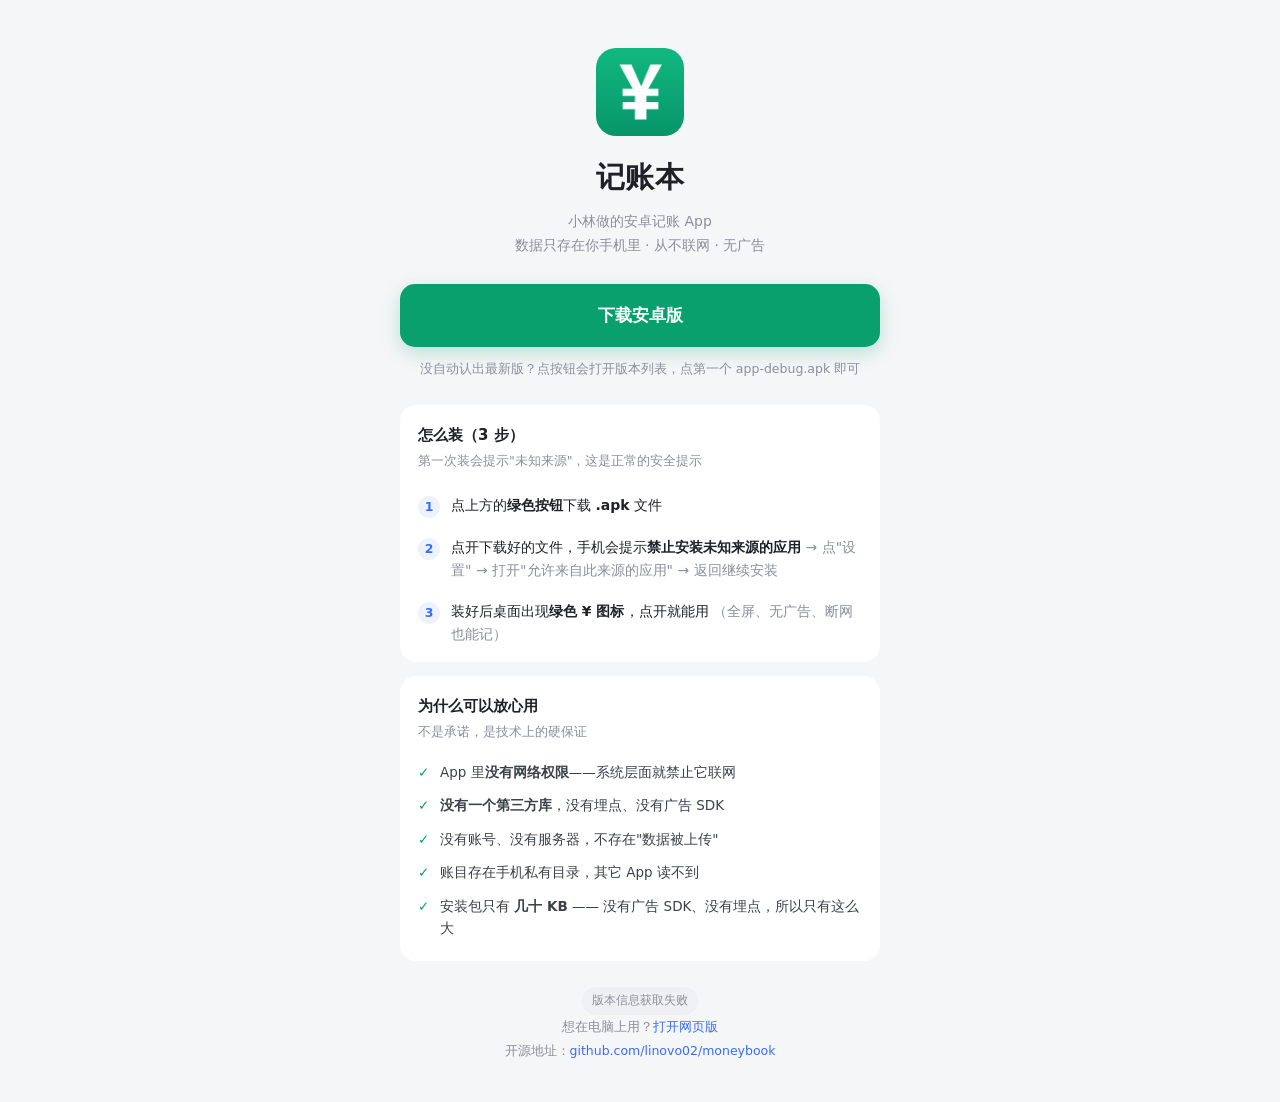
<file: index.html>
<!DOCTYPE html>
<html lang="zh-CN">
<head>
<meta charset="UTF-8">
<meta name="viewport" content="width=device-width, initial-scale=1, viewport-fit=cover">
<meta name="theme-color" content="#f5f6f8">
<title>记账本 · 下载</title>
<style>
  :root{
    --bg:#f5f6f8; --card:#fff; --line:#ececf0; --text:#1f2126; --sub:#8b8f99;
    --green:#0aa06e; --green-dark:#089668;
  }
  *{box-sizing:border-box;-webkit-tap-highlight-color:transparent}
  html,body{margin:0;padding:0}
  body{
    background:var(--bg);color:var(--text);
    font-family:-apple-system,BlinkMacSystemFont,"Segoe UI","Microsoft YaHei",system-ui,sans-serif;
    font-size:16px;line-height:1.6;-webkit-text-size-adjust:100%;
  }
  .wrap{max-width:520px;margin:0 auto;padding:32px 20px calc(40px + env(safe-area-inset-bottom))}

  .hero{text-align:center;padding:16px 0 26px}
  .hero img{width:88px;height:88px;border-radius:20px;display:block;margin:0 auto 18px}
  .hero h1{margin:0;font-size:29px;font-weight:700;letter-spacing:.02em}
  .hero p{margin:10px 0 0;font-size:14px;color:var(--sub);line-height:1.7}

  .btn{
    display:block;text-align:center;text-decoration:none;
    background:var(--green);color:#fff;font-weight:700;font-size:17px;
    padding:18px 20px;border-radius:15px;margin:0 0 12px;
    box-shadow:0 6px 18px rgba(10,160,110,.25);
    transition:transform .12s,box-shadow .12s;
  }
  .btn:active{transform:scale(.985);box-shadow:0 3px 10px rgba(10,160,110,.22)}
  .btn-sub{text-align:center;font-size:12.5px;color:var(--sub);margin:0 0 26px;min-height:20px}

  .card{background:var(--card);border-radius:16px;padding:18px 18px 6px;margin-bottom:14px}
  .card h2{margin:0 0 4px;font-size:15px;font-weight:700}
  .card .hint{font-size:12.5px;color:var(--sub);margin:0 0 14px}
  .step{display:flex;gap:11px;padding:9px 0}
  .step .n{
    flex:0 0 22px;height:22px;border-radius:50%;background:#eef2ff;color:#3b6cf6;
    font-size:12.5px;font-weight:700;display:flex;align-items:center;justify-content:center;
    margin-top:2px;
  }
  .step .t{font-size:14px;line-height:1.65}
  .step .t b{font-weight:700}
  .step .t span{color:var(--sub)}

  .safe{list-style:none;margin:0;padding:0 0 10px}
  .safe li{font-size:13.5px;padding:6px 0 6px 22px;position:relative;color:#3c4048}
  .safe li::before{content:"✓";position:absolute;left:0;top:6px;color:var(--green);font-weight:700}

  .foot{text-align:center;font-size:12.5px;color:var(--sub);margin-top:22px;line-height:1.9}
  .foot a{color:#3b6cf6;text-decoration:none}
  .ver{display:inline-block;font-size:11.5px;color:var(--sub);background:#eff0f3;border-radius:99px;padding:3px 10px;margin-top:4px}
</style>
</head>
<body>

<div class="wrap">

  <div class="hero">
    <img src="moneybook/icon-192.png" alt="记账本">
    <h1>记账本</h1>
    <p>小林做的安卓记账 App<br>数据只存在你手机里 · 从不联网 · 无广告</p>
  </div>

  <a class="btn" id="dl" href="https://github.com/linovo02/moneybook/releases">下载安卓版</a>
  <p class="btn-sub" id="note">正在获取最新版本信息…</p>

  <div class="card">
    <h2>怎么装（3 步）</h2>
    <p class="hint">第一次装会提示"未知来源"，这是正常的安全提示</p>
    <div class="step">
      <div class="n">1</div>
      <div class="t">点上方的<b>绿色按钮</b>下载 <b>.apk</b> 文件</div>
    </div>
    <div class="step">
      <div class="n">2</div>
      <div class="t">点开下载好的文件，手机会提示<b>禁止安装未知来源的应用</b>
        <span>→ 点"设置" → 打开"允许来自此来源的应用" → 返回继续安装</span></div>
    </div>
    <div class="step">
      <div class="n">3</div>
      <div class="t">装好后桌面出现<b>绿色 ¥ 图标</b>，点开就能用
        <span>（全屏、无广告、断网也能记）</span></div>
    </div>
  </div>

  <div class="card">
    <h2>为什么可以放心用</h2>
    <p class="hint">不是承诺，是技术上的硬保证</p>
    <ul class="safe">
      <li>App 里<b>没有网络权限</b>——系统层面就禁止它联网</li>
      <li><b>没有一个第三方库</b>，没有埋点、没有广告 SDK</li>
      <li>没有账号、没有服务器，不存在"数据被上传"</li>
      <li>账目存在手机私有目录，其它 App 读不到</li>
      <li>安装包只有 <b id="apkSizeTxt">几十 KB</b> —— 没有广告 SDK、没有埋点，所以只有这么大</li>
    </ul>
  </div>

  <div class="foot">
    <span class="ver" id="ver">版本信息加载中…</span><br>
    想在电脑上用？<a href="moneybook/">打开网页版</a><br>
    开源地址：<a href="https://github.com/linovo02/moneybook">github.com/linovo02/moneybook</a>
  </div>

</div>

<script>
(function () {
  'use strict';

  var API = 'https://api.github.com/repos/linovo02/moneybook/releases/latest';
  var LIST = 'https://github.com/linovo02/moneybook/releases';

  var btn  = document.getElementById('dl');
  var note = document.getElementById('note');
  var ver  = document.getElementById('ver');

  /* 兜底：任何一步失败，按钮也要能点，指向版本列表 */
  function fallback() {
    btn.href = LIST;
    btn.textContent = '下载安卓版';
    note.textContent = '没自动认出最新版？点按钮会打开版本列表，点第一个 app-debug.apk 即可';
    ver.textContent = '版本信息获取失败';
  }
  fallback();

  if (typeof fetch !== 'function') return;

  fetch(API, { cache: 'no-store' })
    .then(function (r) { if (!r.ok) throw new Error('http ' + r.status); return r.json(); })
    .then(function (d) {
      var apk = null, i;
      for (i = 0; i < (d.assets || []).length; i++) {
        if (/\.apk$/i.test(d.assets[i].name)) { apk = d.assets[i]; break; }
      }
      if (!apk) throw new Error('no apk in release');

      btn.href = apk.browser_download_url;
      btn.textContent = '下载最新版 ' + d.tag_name;
      note.textContent = '点上面按钮直接下载，不用在页面上找文件';

      var kb = Math.round(apk.size / 1024);
      // 页面上的"安装包多大"必须是真实数字，不能手写 —— 手写的迟早会过期
      var sizeEl = document.getElementById('apkSizeTxt');
      if (sizeEl) sizeEl.textContent = kb + ' KB';

      ver.textContent = d.tag_name + ' · ' + kb + ' KB · ' +
        String(d.published_at || '').slice(0, 10);
    })
    ['catch'](function () { fallback(); });
})();
</script>
</body>
</html>
</file>
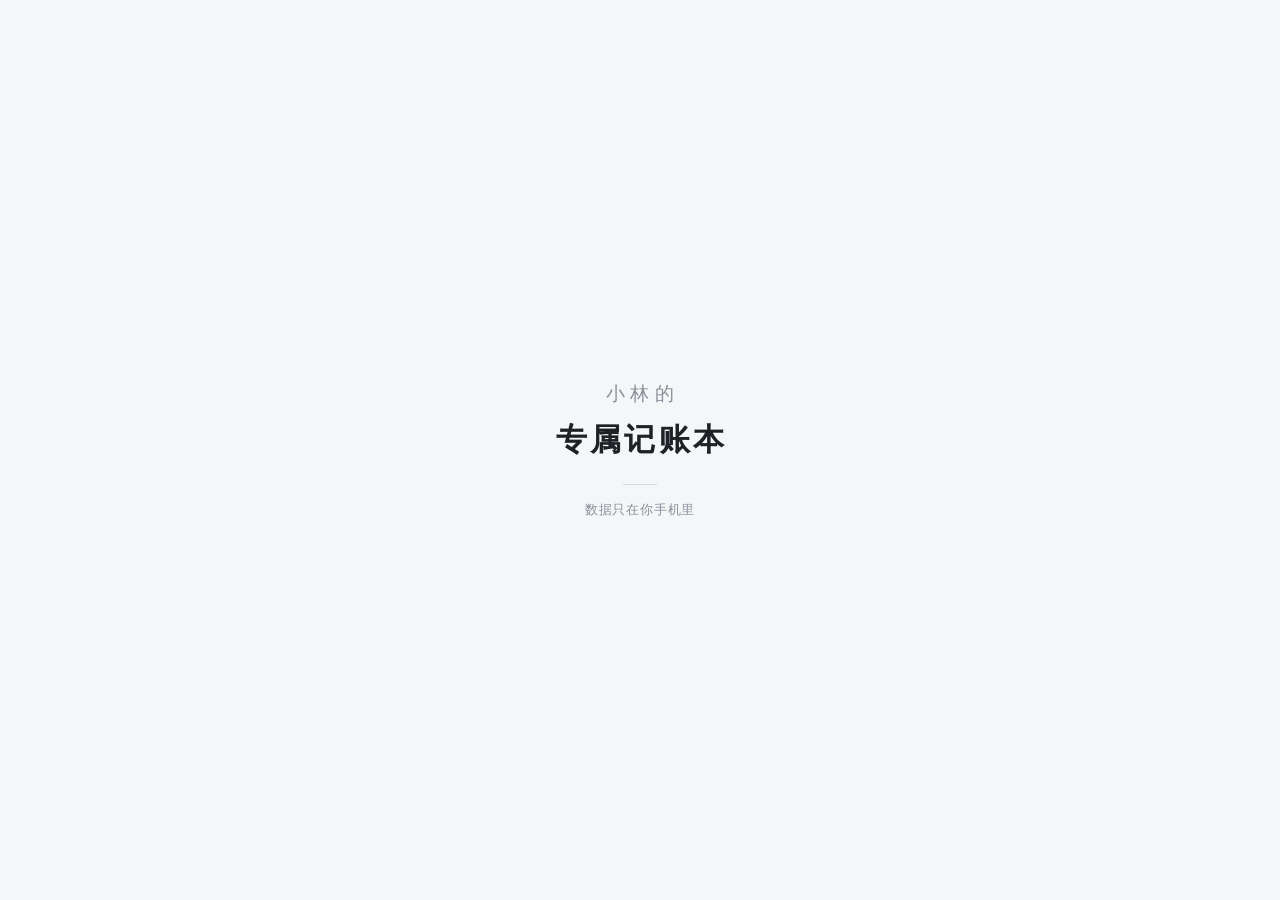
<file: moneybook/index.html>
<!DOCTYPE html>
<html lang="zh-CN">
<head>
<meta charset="UTF-8">
<meta name="viewport" content="width=device-width, initial-scale=1, viewport-fit=cover, maximum-scale=1, user-scalable=no">
<meta name="theme-color" content="#f5f6f8">
<meta name="mobile-web-app-capable" content="yes">
<meta name="apple-mobile-web-app-capable" content="yes">
<meta name="apple-mobile-web-app-status-bar-style" content="default">
<meta name="apple-mobile-web-app-title" content="记账本">
<meta name="description" content="记录支出、收入、存钱，看清钱到底花在哪。数据只存在本机。">
<link rel="manifest" href="manifest.webmanifest">
<link rel="icon" type="image/png" sizes="192x192" href="icon-192.png">
<link rel="apple-touch-icon" href="icon-192.png">
<title>记账本</title>
<link rel="stylesheet" href="app.css">
</head>
<body>

<!-- ===== 开场动画：只在第一次打开时出现，纯文字，不联网 ===== -->
<div id="intro" class="intro">
  <div class="intro-inner">
    <div class="intro-l1">小林的</div>
    <div class="intro-l2">专属记账本</div>
    <div class="intro-line"></div>
    <div class="intro-l3">数据只在你手机里</div>
  </div>
</div>

<!-- ===== 改分类面板：点明细里的记录会从底部弹出来 ===== -->
<div id="catSheet" class="sheet">
  <div class="sheet-in">
    <div class="sheet-h">这笔算哪一类？</div>
    <div class="sheet-sub" id="sheetInfo"></div>
    <div class="cats" id="sheetCats"></div>
    <div class="sheet-tip" id="sheetTip"></div>
    <button class="sheet-cancel" type="button" id="sheetCancel">取消</button>
  </div>
</div>

<!-- ===== 通知调试面板：只在 App 里可用（网页版读不到通知） ===== -->
<div id="notiPanel" class="sheet sheet-full">
  <div class="sheet-in sheet-full-in">
    <div class="sheet-h">通知调试</div>
    <div class="sheet-sub" id="notiStatus">正在检查…</div>
    <div class="noti-actions">
      <button type="button" id="notiPerm">去开通知使用权</button>
      <button type="button" id="notiRefresh">刷新</button>
      <button type="button" id="notiClear">清空</button>
    </div>
    <div class="noti-list" id="notiList"></div>
    <div class="noti-tip">这些通知只存在内存里，App 一关就没了；不写文件、不联网。</div>
    <button class="sheet-cancel" type="button" id="notiClose">关闭</button>
  </div>
</div>

<!-- ===== 钱去哪了：饼图详情页（带入场动画） ===== -->
<div id="catPanel" class="sheet sheet-full">
  <div class="sheet-in sheet-full-in">
    <div class="sheet-h">钱去哪了</div>
    <div class="sheet-sub" id="catTotal"></div>
    <div class="pie-wrap">
      <svg id="catPie" class="pie" viewBox="0 0 160 160"></svg>
      <div class="pie-center">
        <span class="pc-amt" id="catCenterAmt"></span>
        <span class="pc-k">总支出</span>
      </div>
    </div>
    <div class="pie-legend" id="catLegend"></div>
    <button class="sheet-cancel" type="button" id="catClose">关闭</button>
  </div>
</div>

<!-- ===== 某个分类的明细：独立一页，带返回 ===== -->
<div id="catDetail" class="sheet sheet-full">
  <div class="sheet-in sheet-full-in">
    <div class="cd-head">
      <button type="button" class="cd-back" id="cdBack">‹ 返回</button>
      <span class="cd-title" id="cdTitle"></span>
    </div>
    <div class="sheet-sub" id="cdSum"></div>
    <div class="cd-list" id="cdList"></div>
    <button class="sheet-cancel" type="button" id="cdClose">关闭</button>
  </div>
</div>

<div class="app" id="app">

  <div class="topbar">
    <h1>记账本</h1>
    <span class="hint">数据只存在本机</span>
  </div>

  <div class="warn" id="warn"></div>

  <!-- ===== 记账 ===== -->
  <section class="view" id="view-add">
    <div class="card">
      <div class="seg" id="seg">
        <button type="button" data-type="expense"><span class="ico">💸</span>记支出</button>
        <button type="button" data-type="income"><span class="ico">💰</span>记收入</button>
        <button type="button" data-type="saving"><span class="ico">🏦</span>存钱</button>
      </div>

      <span class="label" id="catLabel">分类（吃饭 · 充游戏 · 买衣服 · 水果 · 零食 · 日用 · 交通 · 房租 · 其他）</span>
      <div class="cats" id="cats"></div>

      <div class="field">
        <span class="label">金额</span>
        <div class="money">
          <span class="yuan">¥</span>
          <input id="amount" type="number" inputmode="decimal" step="0.01" min="0" placeholder="0.00">
        </div>
      </div>

      <div class="row">
        <input id="date" type="date">
        <input id="note" type="text" maxlength="30" placeholder="备注（可不填）">
      </div>

      <button class="submit" id="submit" type="button">保存这一笔</button>
    </div>

  </section>

  <!-- ===== 概览：新的第一屏 =====
       记账 App 打开就给输入框是错的：人想先看到"我这个月花了多少"，
       而不是先看到一个等填的空表格。 -->
  <section class="view on" id="view-home">

    <div class="month-nav">
      <button type="button" id="homePrev" aria-label="上个月">‹</button>
      <span id="homeMonthLabel"></span>
      <button type="button" id="homeNext" aria-label="下个月">›</button>
    </div>

    <div class="hcard">
      <div class="hcard-k">今日支出</div>
      <div class="hcard-v" id="heroNum">¥0.00</div>
      <div class="hcard-month" id="heroCmp"></div>
      <div class="hcard-pace" id="heroPace"></div>
      <div class="hcard-sums" id="homeSums"></div>
    </div>

    <div class="card">
      <div class="listhead"><h2>钱去哪了</h2><span class="sub" id="topTip"></span></div>
      <div id="topCats"></div>
      <button type="button" class="linkbtn" id="btnAllCats">查看全部分类 →</button>
    </div>

    <div class="card">
      <div class="listhead"><h2>存钱目标</h2><span class="sub" id="goalTip"></span></div>
      <div id="goalBox"></div>
    </div>

    <div class="card">
      <div class="listhead">
        <h2>最近记录<span class="tap-hint"> · 点一行可改分类</span></h2>
        <span class="sub" id="recentSub"></span>
      </div>
      <div id="recentList"></div>
      <button type="button" class="linkbtn" id="btnAllRec">查看全部 →</button>
    </div>

  </section>

  <!-- ===== 统计 ===== -->
  <section class="view" id="view-stat">
    <div class="card">
      <span class="label">选择月份</span>
      <input id="month" type="month">
      <div class="foot" id="monthTip"></div>
    </div>

    <div class="sums" id="sums"></div>

    <div class="card">
      <div class="listhead">
        <h2>支出分类占比</h2>
        <span class="sub">按金额从高到低</span>
      </div>
      <div class="donutWrap" id="donutWrap"></div>
    </div>

    <div class="card">
      <div class="listhead"><h2>支出分类明细</h2></div>
      <div class="bars" id="bars"></div>
    </div>

    <div class="card">
      <div class="listhead"><h2>本月记录</h2><span class="sub" id="monthSub"></span></div>
      <div id="monthList"></div>
    </div>

    <div class="card">
      <div class="listhead"><h2>数据</h2><span class="sub">存浏览器本地</span></div>
      <div class="tools" style="margin-bottom:8px">
        <button type="button" id="btnBill">导入微信/支付宝账单</button>
      </div>
      <div class="foot" style="text-align:left;margin-bottom:12px">不用一笔笔手输：微信「我 → 服务 → 钱包 → 账单 → 常见问题 → 下载账单」或支付宝「账单 → 开具交易流水」，把收到的 CSV 文件丢进来，会自动解析每一笔，并按商家名自动分类。</div>
      <div class="tools">
        <button type="button" id="btnExport">导出备份</button>
        <button type="button" id="btnImport">导入备份</button>
        <button type="button" id="btnClear" class="danger">清空全部</button>
      </div>
      <div class="tools" style="margin-top:8px">
        <button type="button" id="btnRecat">按最新规则重算历史账单</button>
      </div>
      <div class="tools" style="margin-top:8px">
        <button type="button" id="btnNoti">通知调试（看看能读到哪些通知）</button>
      </div>
      <div class="foot" id="dataTip">换手机、或清理浏览器数据之前，先「导出备份」存到微信/网盘；重装之后用「导入备份」恢复。以前导入的记录分类偏了，点上面按钮重算一遍（你手动改过的会自动保留）。</div>
      <div class="foot" id="appVer" style="display:none"></div>
      <input type="file" id="fileImport" accept="application/json,.json" style="display:none">
      <input type="file" id="fileBill" accept=".csv,text/csv,text/plain" style="display:none">
    </div>
  </section>
</div>

<nav class="tabbar" id="tabbar">
  <button type="button" data-tab="home" class="on"><span class="ico">🏠</span>概览</button>
  <button type="button" data-tab="add"><span class="ico">✏️</span>记账</button>
  <button type="button" data-tab="stat"><span class="ico">📊</span>统计</button>
</nav>

<div id="toast"></div>

<script src="parse.js"></script>
<script src="data.js"></script>
<script src="utils.js"></script>
<script src="home.js"></script>
<script src="stat.js"></script>
<script src="charts.js"></script>
<script src="events.js"></script>
<script src="learn.js"></script>
<script src="catsheet.js"></script>
<script src="bill.js"></script>
<script src="notify.js"></script>
<script src="bind.js"></script>
<script src="boot.js"></script>
</body>
</html>
</file>
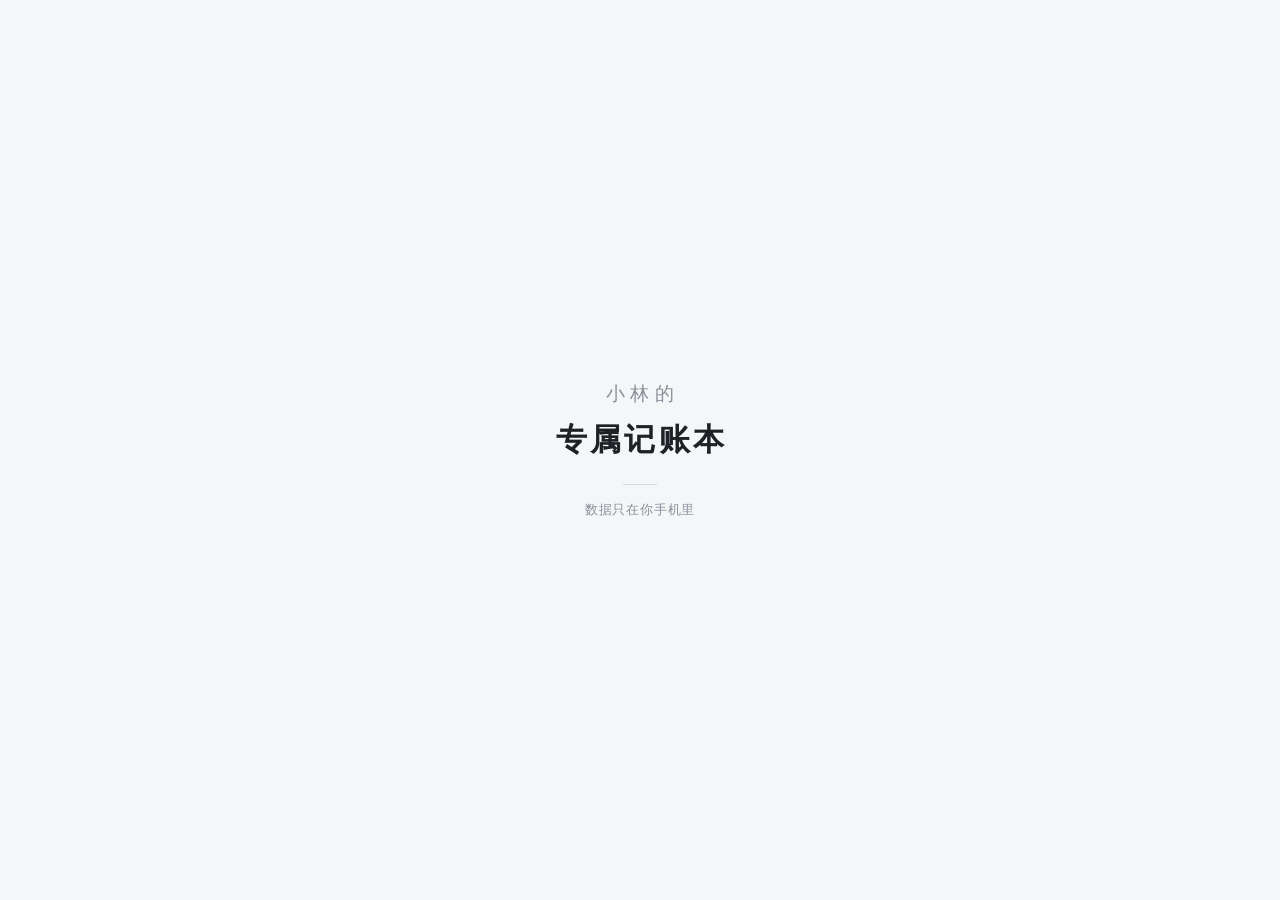
<file: moneybook/index.backup.html>
<!DOCTYPE html>
<html lang="zh-CN">
<head>
<meta charset="UTF-8">
<meta name="viewport" content="width=device-width, initial-scale=1, viewport-fit=cover, maximum-scale=1, user-scalable=no">
<meta name="theme-color" content="#f5f6f8">
<meta name="mobile-web-app-capable" content="yes">
<meta name="apple-mobile-web-app-capable" content="yes">
<meta name="apple-mobile-web-app-status-bar-style" content="default">
<meta name="apple-mobile-web-app-title" content="记账本">
<meta name="description" content="记录支出、收入、存钱，看清钱到底花在哪。数据只存在本机。">
<link rel="manifest" href="manifest.webmanifest">
<link rel="icon" type="image/png" sizes="192x192" href="icon-192.png">
<link rel="apple-touch-icon" href="icon-192.png">
<title>记账本</title>
<style>
  :root{
    --bg:#f5f6f8;
    --card:#ffffff;
    --line:#ececf0;
    --text:#1f2126;
    --sub:#8b8f99;
    --green:#0aa06e;
    --red:#e5484d;
    --blue:#3b6cf6;
    --radius:16px;
  }
  *{box-sizing:border-box;-webkit-tap-highlight-color:transparent}
  html,body{margin:0;padding:0;max-width:100%;overflow-x:hidden}
  img,svg{max-width:100%}
  body{
    background:var(--bg);
    color:var(--text);
    font-family:-apple-system,BlinkMacSystemFont,"Segoe UI","Microsoft YaHei",system-ui,sans-serif;
    font-size:16px;
    line-height:1.45;
    -webkit-text-size-adjust:100%;
  }
  button,input,select,textarea{font-family:inherit;font-size:inherit;color:inherit}

  /* 桌面（Edge 电脑版）居中；手机全宽 */
  .app{
    max-width:100%;
    width:100%;
    margin:0 auto;
    padding:12px 12px calc(96px + env(safe-area-inset-bottom));
  }
  @media (min-width:560px){
    body{background:#e9ebef}
    .app{max-width:480px;background:var(--bg);min-height:100vh;box-shadow:0 0 30px rgba(0,0,0,.08)}
    .tabbar{max-width:480px;left:0;right:0;margin:0 auto}
  }

  /* 顶栏 */
  .topbar{display:flex;align-items:baseline;justify-content:space-between;padding:6px 4px 14px}
  .topbar h1{margin:0;font-size:20px;font-weight:700}
  .topbar .hint{font-size:12px;color:var(--sub)}

  .warn{
    display:none;margin:0 0 12px;padding:10px 12px;border-radius:12px;
    background:#fff4e5;color:#8a5a00;font-size:13px;line-height:1.5;
  }
  .warn.show{display:block}

  .card{
    background:var(--card);border-radius:var(--radius);
    padding:16px;margin-bottom:12px;
  }
  .label{display:block;font-size:13px;color:var(--sub);margin:0 0 8px 2px}

  /* 记账类型 */
  .seg{display:grid;grid-template-columns:repeat(3,1fr);gap:8px;margin-bottom:16px}
  .seg button{
    appearance:none;border:1px solid var(--line);background:#fafafb;border-radius:12px;
    padding:12px 4px;font-size:15px;font-weight:600;color:var(--sub);cursor:pointer;
    transition:.15s;
  }
  .seg button .ico{display:block;font-size:19px;line-height:1.3}
  .seg button:active{transform:scale(.97)}
  .seg button.on{color:#fff;border-color:transparent}
  .seg button.on[data-type="expense"]{background:var(--red)}
  .seg button.on[data-type="income"]{background:var(--green)}
  .seg button.on[data-type="saving"]{background:var(--blue)}

  /* 分类九宫格 */
  .cats{display:grid;grid-template-columns:repeat(3,1fr);gap:8px}
  .cat{
    appearance:none;border:1px solid var(--line);background:#fafafb;border-radius:12px;
    padding:11px 2px;font-size:13px;color:var(--text);cursor:pointer;transition:.15s;
    display:flex;flex-direction:column;align-items:center;gap:3px;
  }
  .cat .ico{font-size:20px;line-height:1.2}
  .cat:active{transform:scale(.97)}
  .cat.on{background:#eef2ff;border-color:var(--blue);color:var(--blue);font-weight:600}

  /* 输入 */
  .field{margin-top:16px}
  .money{display:flex;align-items:center;gap:8px;border-bottom:2px solid var(--line);padding:6px 2px}
  .money .yuan{font-size:24px;font-weight:600;color:var(--sub)}
  .money input{
    flex:1;width:100%;border:0;outline:none;background:transparent;
    font-size:30px;font-weight:700;padding:2px 0;min-width:0;
  }
  .money input::placeholder{color:#c9ccd3;font-weight:500}
  .row{display:flex;gap:8px;margin-top:12px;flex-wrap:wrap}
  .row > *{flex:1;min-width:0}
  input[type="date"],input[type="month"],input[type="text"],select{
    width:100%;border:1px solid var(--line);background:#fafafb;border-radius:12px;
    padding:12px;outline:none;min-height:46px;
  }
  input:focus,select:focus{border-color:var(--blue);background:#fff}

  .submit{
    width:100%;margin-top:16px;border:0;border-radius:14px;padding:16px;
    font-size:17px;font-weight:700;color:#fff;background:var(--red);cursor:pointer;
  }
  .submit:active{transform:scale(.99);opacity:.92}

  /* 列表 */
  .listhead{display:flex;align-items:center;justify-content:space-between;margin:0 0 10px 2px}
  .listhead h2{margin:0;font-size:15px;font-weight:700}
  .listhead .sub{font-size:12px;color:var(--sub)}
  .empty{text-align:center;color:var(--sub);font-size:14px;padding:22px 0}
  .item{display:flex;align-items:center;gap:10px;padding:11px 0;border-bottom:1px solid var(--line)}
  .item:last-child{border-bottom:0;padding-bottom:2px}
  .item .ic{
    width:38px;height:38px;flex:0 0 38px;border-radius:11px;background:#f2f3f6;
    display:flex;align-items:center;justify-content:center;font-size:19px;
  }
  .item .mid{flex:1;min-width:0}
  .item .t1{font-size:15px;font-weight:600;white-space:nowrap;overflow:hidden;text-overflow:ellipsis}
  .item .t2{font-size:12px;color:var(--sub);white-space:nowrap;overflow:hidden;text-overflow:ellipsis}
  .item .amt{font-size:16px;font-weight:700;white-space:nowrap}
  .amt.expense{color:var(--red)}
  .amt.income{color:var(--green)}
  .amt.saving{color:var(--blue)}
  .del{
    appearance:none;border:0;background:transparent;color:#c2c5cc;
    font-size:18px;padding:6px 4px;cursor:pointer;line-height:1;
  }
  .del:active{color:var(--red)}

  /* 统计 */
  .sums{display:grid;grid-template-columns:repeat(3,1fr);gap:8px;text-align:center}
  .sum{background:var(--card);border-radius:var(--radius);padding:13px 4px}
  .sum .k{font-size:12px;color:var(--sub)}
  .sum .v{font-size:17px;font-weight:700;margin-top:4px;word-break:break-all}
  .v.expense{color:var(--red)}
  .v.income{color:var(--green)}
  .v.saving{color:var(--blue)}
  .foot{font-size:12px;color:var(--sub);text-align:center;margin-top:8px}

  /* 环形图 */
  .donutWrap{display:flex;align-items:center;gap:18px}
  .donut{position:relative;width:132px;height:132px;flex:0 0 132px;border-radius:50%}
  .donut .hole{
    position:absolute;inset:26px;background:var(--card);border-radius:50%;
    display:flex;flex-direction:column;align-items:center;justify-content:center;text-align:center;
  }
  .donut .hole .k{font-size:11px;color:var(--sub)}
  .donut .hole .v{font-size:14px;font-weight:700;margin-top:2px;word-break:break-all;line-height:1.25}
  .legend{flex:1;min-width:0}
  .lg{display:flex;align-items:center;gap:7px;font-size:13px;padding:3px 0}
  .lg .dot{width:10px;height:10px;border-radius:3px;flex:0 0 10px}
  .lg .name{flex:1;min-width:0;white-space:nowrap;overflow:hidden;text-overflow:ellipsis}
  .lg .pct{color:var(--sub);font-variant-numeric:tabular-nums}

  /* 分类条形 */
  .bars{margin-top:4px}
  .bar{margin-bottom:13px}
  .bar:last-child{margin-bottom:0}
  .bar .h{display:flex;align-items:baseline;gap:8px;font-size:14px;margin-bottom:6px}
  .bar .h .name{font-weight:600}
  .bar .h .pct{color:var(--sub);font-size:12px}
  .bar .h .amt{margin-left:auto;font-weight:700;font-variant-numeric:tabular-nums}
  .track{height:9px;background:#f0f1f4;border-radius:99px;overflow:hidden}
  .fill{height:100%;border-radius:99px;transition:width .3s}

  .tools{display:flex;gap:8px;margin-top:4px}
  .tools button{
    flex:1;appearance:none;border:1px solid var(--line);background:var(--card);
    border-radius:12px;padding:13px;font-size:14px;font-weight:600;cursor:pointer;
  }
  .tools button:active{background:#f2f3f6}
  .tools button.danger{color:var(--red)}

  /* 底部导航 */
  /* 底部导航：用 flex 平分宽度，不写死列数 —— 加多少标签都不会换行 */
  .tabbar{
    position:fixed;bottom:0;left:0;right:0;z-index:20;
    display:flex;
    background:rgba(255,255,255,.99);
    border-top:1px solid var(--line);
    padding-bottom:env(safe-area-inset-bottom);
  }
  .tabbar button{
    appearance:none;border:0;background:transparent;cursor:pointer;
    flex:1 1 0;min-width:0;
    padding:9px 0 11px;font-size:12px;color:var(--sub);
    display:flex;flex-direction:column;align-items:center;gap:2px;
  }
  .tabbar button .ico{font-size:21px;line-height:1.2}
  .tabbar button.on{color:var(--blue);font-weight:700}

  /* 视图切换 */
  .view{display:none}
  .view.on{display:block;animation:fade .18s ease}
  @keyframes fade{from{opacity:.4}to{opacity:1}}

  /* 提示条 */
  #toast{
    position:fixed;left:50%;bottom:calc(78px + env(safe-area-inset-bottom));
    transform:translate(-50%,14px);z-index:50;
    background:rgba(30,32,38,.94);color:#fff;font-size:14px;
    padding:10px 18px;border-radius:99px;opacity:0;pointer-events:none;transition:.2s;
    max-width:86vw;text-align:center;
  }
  #toast.show{opacity:1;transform:translate(-50%,0)}
  /* ===== 开场动画 =====
     设计原则：只做「透明度 + 极小平移」两种变化，
     不用缩放/发光/旋转，三秒内结束，不挡操作。 */
  .intro{
    position:fixed;inset:0;z-index:99;background:var(--bg);
    display:flex;align-items:center;justify-content:center;
    transition:opacity .7s ease;
  }
  .intro.gone{opacity:0;pointer-events:none}
  .intro-inner{text-align:center;padding:0 32px}
  .intro-l1,.intro-l2,.intro-l3,.intro-line{opacity:0}
  .intro-l1{
    font-size:19px;color:var(--sub);letter-spacing:.30em;text-indent:.30em;
    animation:iv-up 1.1s cubic-bezier(.22,.61,.36,1) .35s forwards;
  }
  .intro-l2{
    margin-top:10px;font-size:31px;font-weight:700;letter-spacing:.10em;text-indent:.10em;
    animation:iv-up 1.1s cubic-bezier(.22,.61,.36,1) 1.05s forwards;
  }
  .intro-line{
    width:0;height:1px;background:#d8dade;margin:22px auto 0;
    animation:iv-line 1.1s ease 1.90s forwards;
  }
  .intro-l3{
    margin-top:16px;font-size:13px;color:var(--sub);letter-spacing:.06em;
    animation:iv-in 1.2s ease 2.50s forwards;
  }
  @keyframes iv-up{from{opacity:0;transform:translateY(10px)}to{opacity:1;transform:none}}
  @keyframes iv-in{from{opacity:0}to{opacity:1}}
  @keyframes iv-line{from{opacity:0;width:0}to{opacity:1;width:34px}}

  /* 系统开了「减弱动态效果」的人，直接跳过动画 */
  @media (prefers-reduced-motion: reduce){
    .intro-l1,.intro-l2,.intro-line,.intro-l3{animation-duration:.01s;animation-delay:0s}
  }
  /* ===== 改分类面板（底部弹出） ===== */
  .sheet{
    position:fixed;inset:0;z-index:120;background:rgba(20,22,26,.42);
    display:none;align-items:flex-end;justify-content:center;
  }
  .sheet.on{display:flex}
  .sheet-in{
    background:var(--card);width:100%;max-width:520px;
    border-radius:18px 18px 0 0;
    padding:18px 16px calc(16px + env(safe-area-inset-bottom));
    animation:sheet-up .22s cubic-bezier(.22,.61,.36,1);
  }
  @keyframes sheet-up{from{transform:translateY(20px);opacity:.5}to{transform:none;opacity:1}}
  .sheet-h{font-size:16px;font-weight:700;margin-bottom:3px}
  .sheet-sub{font-size:12.5px;color:var(--sub);margin-bottom:14px;word-break:break-all;line-height:1.5}
  .sheet-tip{font-size:12px;color:var(--sub);margin-top:12px;line-height:1.6;min-height:17px}
  .sheet-cancel{
    width:100%;margin-top:12px;border:1px solid var(--line);background:#fafafb;
    border-radius:13px;padding:13px;font-size:15px;color:var(--sub);cursor:pointer;
  }
  .sheet-cancel:active{background:#f2f3f6}
  /* ===== 概览页 ===== */
  /* 月份切换 */
  .month-nav{
    display:flex;align-items:center;justify-content:center;gap:14px;
    padding:2px 0 12px;
  }
  .month-nav button{
    border:0;background:transparent;color:var(--sub);font-size:22px;
    width:36px;height:36px;line-height:1;cursor:pointer;border-radius:10px;
  }
  .month-nav button:active{background:#ececf0}
  .month-nav span{font-size:15px;font-weight:600;min-width:112px;text-align:center}

  /* 主卡：本月支出 */
  .hcard{
    background:var(--card);border-radius:var(--radius);
    padding:20px 16px 16px;margin-bottom:12px;text-align:center;
    border:1px solid var(--line);
  }
  .hcard-k{font-size:13px;color:var(--sub)}
  .hcard-v{font-size:36px;font-weight:700;letter-spacing:-.02em;margin-top:6px;word-break:break-all}
  .hcard-cmp{font-size:13px;margin-top:10px;color:var(--sub);line-height:1.7}
  .hcard-cmp b{font-weight:700}
  .hcard-cmp b.up{color:var(--red)}
  .hcard-cmp b.down{color:var(--green)}
  .cmp-ref{
    display:inline;border:0;background:transparent;
    color:var(--sub);font-size:12px;padding:0 0 0 6px;cursor:pointer;
  }
  .cmp-ref:active{opacity:.6}
  .cmp-tag{
    display:inline-block;margin-left:6px;font-size:11px;padding:2px 7px;
    border-radius:99px;background:#f2f3f6;color:var(--sub);
  }
  .cmp-tag.good{background:#e8f7f1;color:var(--green)}
  .cmp-none{color:var(--sub)}
  .hcard-pace{font-size:12.5px;color:var(--sub);margin-top:7px;min-height:18px}

  .hcard-sums{
    display:grid;grid-template-columns:repeat(3,1fr);
    margin-top:16px;padding-top:14px;border-top:1px solid var(--line);
  }
  .hsum{text-align:center;border-right:1px solid var(--line)}
  .hsum:last-child{border-right:0}
  .hsum .k{font-size:11.5px;color:var(--sub)}
  .hsum .v{font-size:16px;font-weight:700;margin-top:4px;word-break:break-all}
  .hsum .v.income{color:var(--green)}
  .hsum .v.saving{color:var(--blue)}

  .tap-hint{font-weight:400;color:var(--sub);font-size:12px}

  .goal-row{display:flex;justify-content:space-between;font-size:13px;color:var(--sub);margin-bottom:9px}
  .goal-foot{font-size:13px;margin-top:10px;color:var(--text)}
  .goal-foot b{font-weight:700;color:var(--blue)}
  .goal-set-row{display:flex;gap:8px;margin-top:13px}
  .goal-set-row input{
    flex:1;min-width:0;border:1px solid var(--line);background:#fafafb;
    border-radius:11px;padding:11px 12px;outline:none;font-size:15px;
  }
  .goal-set-row input:focus{border-color:var(--blue);background:#fff}
  .goal-set-row button{
    flex:0 0 auto;border:1px solid var(--line);background:#fafafb;border-radius:11px;
    padding:11px 15px;font-size:14px;font-weight:600;color:var(--text);cursor:pointer;
  }
  .goal-set-row button:active{background:#f2f3f6}

  /* 概览页里的空状态提示 */
  .goal-empty-line{font-size:13px;color:var(--sub)}
  /* ===== 通知调试面板 ===== */
  .sheet-full .sheet-in{ height:88vh; max-height:88vh; display:flex; flex-direction:column; }
  .noti-actions{display:flex;gap:8px;margin-bottom:12px;flex-wrap:wrap}
  .noti-actions button{
    flex:1;min-width:0;border:1px solid var(--line);background:#fafafb;border-radius:11px;
    padding:11px 8px;font-size:13.5px;font-weight:600;color:var(--text);cursor:pointer;
  }
  .noti-actions button:active{background:#f2f3f6}
  .noti-list{flex:1;overflow-y:auto;border-top:1px solid var(--line);margin-bottom:10px}
  .noti-item{padding:10px 0;border-bottom:1px solid var(--line)}
  .noti-h{display:flex;justify-content:space-between;font-size:11.5px;color:var(--sub);margin-bottom:3px}
  .noti-app{font-weight:600}
  .noti-t{font-size:14px;font-weight:600;word-break:break-all}
  .noti-b{font-size:13px;color:#3c4048;white-space:pre-wrap;word-break:break-all;margin-top:3px}
  .noti-empty{text-align:center;color:var(--sub);font-size:13.5px;padding:34px 10px;line-height:1.9}
  .noti-tip{font-size:11.5px;color:var(--sub);line-height:1.6}
  /* 钱去哪了 */
  .topcat{margin-bottom:12px}
  .topcat:last-child{margin-bottom:2px}
  .topcat-h{display:flex;justify-content:space-between;font-size:13.5px;margin-bottom:6px}
  .topcat-n{font-weight:600}
  .topcat-a{color:var(--sub);font-size:12.5px}

  /* 纯文字按钮 */
  .linkbtn{
    display:block;width:100%;margin-top:10px;border:0;background:transparent;
    color:var(--blue);font-size:13px;padding:8px;cursor:pointer;
  }
  .linkbtn:active{opacity:.6}

  /* 存钱目标：没设目标时只占一行 */
  .goal-line{
    display:block;width:100%;text-align:left;border:0;background:transparent;
    color:var(--sub);font-size:13.5px;padding:2px 0 8px;cursor:pointer;
  }
  .goal-line:active{color:var(--blue)}
  /* ===== 钱去哪了：饼图详情 ===== */
  .pie-wrap{position:relative;display:flex;justify-content:center;padding:2px 0 14px}
  .pie{width:100%;max-width:360px;height:auto;display:block}
  .pie .seg{
    fill:none;stroke-width:19;
    /* 每一段从"零长度"生长到自己的长度，依次错开 —— 干净地绕一圈画出来，不会乱窜 */
    animation:segGrow .5s cubic-bezier(.25,.8,.3,1) both;
    animation-delay:var(--d,0s);
  }
  @keyframes segGrow{ from{ stroke-dasharray:0 360 } }
  @media (prefers-reduced-motion:reduce){ .pie .seg{animation:none} }

  /* 圆心里的总额 */
  .pie-center{
    position:absolute;inset:0;display:flex;flex-direction:column;
    align-items:center;justify-content:center;pointer-events:none;
  }
  .pc-amt{font-size:20px;font-weight:700;letter-spacing:-.02em}
  .pc-k{font-size:11px;color:var(--sub);margin-top:2px}

  .pie-legend{flex:1;overflow-y:auto;margin-bottom:10px}
  .pl-row{
    display:flex;align-items:center;gap:8px;padding:11px 0;
    border-bottom:1px solid var(--line);font-size:14px;
  }
  .pl-row:last-child{border-bottom:0}
  .pl-idx{width:15px;color:var(--sub);font-size:12px;flex:0 0 auto;text-align:center}
  .pl-dot{width:9px;height:9px;border-radius:50%;flex:0 0 auto}
  .pl-name{flex:1;min-width:0;overflow:hidden;text-overflow:ellipsis;white-space:nowrap}
  .pl-cnt{color:var(--sub);font-size:11.5px;font-style:normal;margin-left:6px}
  .pl-amt{font-weight:600}
  .pl-pct{color:var(--sub);font-size:12.5px;width:48px;text-align:right}
  /* 饼图下方分类行：可点开 */
  .pl-row{cursor:pointer;border-radius:8px}
  .pl-row:active{background:#f6f7f9}
  .pl-row.open{background:#f6f7f9}
  .pl-arrow{color:var(--sub);font-size:11px;width:10px;flex:0 0 auto;text-align:right}
  .pl-sub{padding:0 0 10px 26px;border-bottom:1px solid var(--line)}
  .pl-rec{display:flex;align-items:center;gap:8px;padding:6px 0;font-size:12.5px;color:#3c4048}
  .pl-rec-n{flex:1;min-width:0;overflow:hidden;text-overflow:ellipsis;white-space:nowrap}
  .pl-rec-d{color:var(--sub);font-size:11.5px;flex:0 0 auto}
  .pl-rec-a{font-weight:600;flex:0 0 auto;min-width:58px;text-align:right}

  /* 分类明细页 */
  .cd-head{display:flex;align-items:center;margin-bottom:4px}
  .cd-back{
    border:0;background:transparent;color:var(--blue);font-size:14px;
    padding:4px 10px 4px 0;cursor:pointer;flex:0 0 auto;
  }
  .cd-title{font-size:17px;font-weight:700;display:flex;align-items:center;gap:6px}
  .cd-dot{width:10px;height:10px;border-radius:50%;display:inline-block}
  .cd-list{flex:1;overflow-y:auto;margin-bottom:10px}

  /* ===== 主卡：浅色薄荷渐变 + 深色大数字 =====
     依据：
       · 浅底 + 深字，对比度能到 7:1 以上（WCAG AAA），比白字压在深绿上更容易读
       · 金额用 800 字重 + 42px + 负字距，成为整页唯一"最大"的元素
       · 数字用等宽数字（tabular-nums），位数变化时不会左右跳动 */
  .hcard{
    background:linear-gradient(165deg,#e3f9ef 0%,#cdefe0 55%,#bfe9d7 100%);
    border:1px solid rgba(6,160,109,.16);
    box-shadow:0 10px 26px rgba(6,120,85,.13);
    color:#05372a;
  }
  .hcard-k{color:rgba(5,55,42,.60);letter-spacing:.02em}
  .hcard-v{
    color:#101512;
    font-size:42px;
    font-weight:800;
    letter-spacing:-.035em;
    line-height:1.1;
    font-variant-numeric:tabular-nums;
  }
  .hcard-month{
    font-size:13.5px;color:rgba(5,55,42,.60);
    margin-top:12px;letter-spacing:.01em;
  }
  .hcard-month b{
    color:#101512;font-weight:700;font-size:16px;
    margin-left:4px;font-variant-numeric:tabular-nums;
  }
  .hcard-cmp{color:rgba(5,55,42,.78)}
  .hcard-cmp b.up{color:#c0392b}
  .hcard-cmp b.down{color:#067a51}
  .cmp-ref{color:rgba(5,55,42,.58)}
  .cmp-tag{background:rgba(6,160,109,.14);color:#06704d}
  .cmp-tag.good{background:rgba(6,160,109,.18);color:#056345}
  .cmp-none{color:rgba(5,55,42,.60)}
  .hcard-pace{color:rgba(5,55,42,.60)}
  .hcard-sums{border-top-color:rgba(5,55,42,.14)}
  .hsum{border-right-color:rgba(5,55,42,.10)}
  .hsum .k{color:rgba(5,55,42,.60)}
  .hsum .v{color:#04352a;font-variant-numeric:tabular-nums}
  .hsum .v.income{color:#067a51}
  .hsum .v.saving{color:#1f5fbf}

  /* 最近记录：按日期分组的组头 */
  .dayhead{
    display:flex;align-items:baseline;justify-content:space-between;
    padding:12px 0 6px;border-top:1px solid var(--line);margin-top:2px;
  }
  .dayhead:first-child{border-top:0;margin-top:0;padding-top:2px}
  .dayhead-d{font-size:13.5px;font-weight:700}
  .dayhead-s{font-size:12px;color:var(--sub);font-variant-numeric:tabular-nums}

  /* 统计页：本月记录限高滚动，避免一页要滑很久 */
  #monthList{max-height:52vh;overflow-y:auto;-webkit-overflow-scrolling:touch}
</style>
</head>
<body>

<!-- ===== 开场动画：只在第一次打开时出现，纯文字，不联网 ===== -->
<div id="intro" class="intro">
  <div class="intro-inner">
    <div class="intro-l1">小林的</div>
    <div class="intro-l2">专属记账本</div>
    <div class="intro-line"></div>
    <div class="intro-l3">数据只在你手机里</div>
  </div>
</div>

<!-- ===== 改分类面板：点明细里的记录会从底部弹出来 ===== -->
<div id="catSheet" class="sheet">
  <div class="sheet-in">
    <div class="sheet-h">这笔算哪一类？</div>
    <div class="sheet-sub" id="sheetInfo"></div>
    <div class="cats" id="sheetCats"></div>
    <div class="sheet-tip" id="sheetTip"></div>
    <button class="sheet-cancel" type="button" id="sheetCancel">取消</button>
  </div>
</div>

<!-- ===== 通知调试面板：只在 App 里可用（网页版读不到通知） ===== -->
<div id="notiPanel" class="sheet sheet-full">
  <div class="sheet-in sheet-full-in">
    <div class="sheet-h">通知调试</div>
    <div class="sheet-sub" id="notiStatus">正在检查…</div>
    <div class="noti-actions">
      <button type="button" id="notiPerm">去开通知使用权</button>
      <button type="button" id="notiRefresh">刷新</button>
      <button type="button" id="notiClear">清空</button>
    </div>
    <div class="noti-list" id="notiList"></div>
    <div class="noti-tip">这些通知只存在内存里，App 一关就没了；不写文件、不联网。</div>
    <button class="sheet-cancel" type="button" id="notiClose">关闭</button>
  </div>
</div>

<!-- ===== 钱去哪了：饼图详情页（带入场动画） ===== -->
<div id="catPanel" class="sheet sheet-full">
  <div class="sheet-in sheet-full-in">
    <div class="sheet-h">钱去哪了</div>
    <div class="sheet-sub" id="catTotal"></div>
    <div class="pie-wrap">
      <svg id="catPie" class="pie" viewBox="0 0 160 160"></svg>
      <div class="pie-center">
        <span class="pc-amt" id="catCenterAmt"></span>
        <span class="pc-k">总支出</span>
      </div>
    </div>
    <div class="pie-legend" id="catLegend"></div>
    <button class="sheet-cancel" type="button" id="catClose">关闭</button>
  </div>
</div>

<!-- ===== 某个分类的明细：独立一页，带返回 ===== -->
<div id="catDetail" class="sheet sheet-full">
  <div class="sheet-in sheet-full-in">
    <div class="cd-head">
      <button type="button" class="cd-back" id="cdBack">‹ 返回</button>
      <span class="cd-title" id="cdTitle"></span>
    </div>
    <div class="sheet-sub" id="cdSum"></div>
    <div class="cd-list" id="cdList"></div>
    <button class="sheet-cancel" type="button" id="cdClose">关闭</button>
  </div>
</div>

<div class="app" id="app">

  <div class="topbar">
    <h1>记账本</h1>
    <span class="hint">数据只存在本机</span>
  </div>

  <div class="warn" id="warn"></div>

  <!-- ===== 记账 ===== -->
  <section class="view" id="view-add">
    <div class="card">
      <div class="seg" id="seg">
        <button type="button" data-type="expense"><span class="ico">💸</span>记支出</button>
        <button type="button" data-type="income"><span class="ico">💰</span>记收入</button>
        <button type="button" data-type="saving"><span class="ico">🏦</span>存钱</button>
      </div>

      <span class="label" id="catLabel">分类（吃饭 · 充游戏 · 买衣服 · 水果 · 零食 · 日用 · 交通 · 房租 · 其他）</span>
      <div class="cats" id="cats"></div>

      <div class="field">
        <span class="label">金额</span>
        <div class="money">
          <span class="yuan">¥</span>
          <input id="amount" type="number" inputmode="decimal" step="0.01" min="0" placeholder="0.00">
        </div>
      </div>

      <div class="row">
        <input id="date" type="date">
        <input id="note" type="text" maxlength="30" placeholder="备注（可不填）">
      </div>

      <button class="submit" id="submit" type="button">保存这一笔</button>
    </div>

  </section>

  <!-- ===== 概览：新的第一屏 =====
       记账 App 打开就给输入框是错的：人想先看到"我这个月花了多少"，
       而不是先看到一个等填的空表格。 -->
  <section class="view on" id="view-home">

    <div class="month-nav">
      <button type="button" id="homePrev" aria-label="上个月">‹</button>
      <span id="homeMonthLabel"></span>
      <button type="button" id="homeNext" aria-label="下个月">›</button>
    </div>

    <div class="hcard">
      <div class="hcard-k">今日支出</div>
      <div class="hcard-v" id="heroNum">¥0.00</div>
      <div class="hcard-month" id="heroCmp"></div>
      <div class="hcard-pace" id="heroPace"></div>
      <div class="hcard-sums" id="homeSums"></div>
    </div>

    <div class="card">
      <div class="listhead"><h2>钱去哪了</h2><span class="sub" id="topTip"></span></div>
      <div id="topCats"></div>
      <button type="button" class="linkbtn" id="btnAllCats">查看全部分类 →</button>
    </div>

    <div class="card">
      <div class="listhead"><h2>存钱目标</h2><span class="sub" id="goalTip"></span></div>
      <div id="goalBox"></div>
    </div>

    <div class="card">
      <div class="listhead">
        <h2>最近记录<span class="tap-hint"> · 点一行可改分类</span></h2>
        <span class="sub" id="recentSub"></span>
      </div>
      <div id="recentList"></div>
      <button type="button" class="linkbtn" id="btnAllRec">查看全部 →</button>
    </div>

  </section>

  <!-- ===== 统计 ===== -->
  <section class="view" id="view-stat">
    <div class="card">
      <span class="label">选择月份</span>
      <input id="month" type="month">
      <div class="foot" id="monthTip"></div>
    </div>

    <div class="sums" id="sums"></div>

    <div class="card">
      <div class="listhead">
        <h2>支出分类占比</h2>
        <span class="sub">按金额从高到低</span>
      </div>
      <div class="donutWrap" id="donutWrap"></div>
    </div>

    <div class="card">
      <div class="listhead"><h2>支出分类明细</h2></div>
      <div class="bars" id="bars"></div>
    </div>

    <div class="card">
      <div class="listhead"><h2>本月记录</h2><span class="sub" id="monthSub"></span></div>
      <div id="monthList"></div>
    </div>

    <div class="card">
      <div class="listhead"><h2>数据</h2><span class="sub">存浏览器本地</span></div>
      <div class="tools" style="margin-bottom:8px">
        <button type="button" id="btnBill">导入微信/支付宝账单</button>
      </div>
      <div class="foot" style="text-align:left;margin-bottom:12px">不用一笔笔手输：微信「我 → 服务 → 钱包 → 账单 → 常见问题 → 下载账单」或支付宝「账单 → 开具交易流水」，把收到的 CSV 文件丢进来，会自动解析每一笔，并按商家名自动分类。</div>
      <div class="tools">
        <button type="button" id="btnExport">导出备份</button>
        <button type="button" id="btnImport">导入备份</button>
        <button type="button" id="btnClear" class="danger">清空全部</button>
      </div>
      <div class="tools" style="margin-top:8px">
        <button type="button" id="btnRecat">按最新规则重算历史账单</button>
      </div>
      <div class="tools" style="margin-top:8px">
        <button type="button" id="btnNoti">通知调试（看看能读到哪些通知）</button>
      </div>
      <div class="foot" id="dataTip">换手机、或清理浏览器数据之前，先「导出备份」存到微信/网盘；重装之后用「导入备份」恢复。以前导入的记录分类偏了，点上面按钮重算一遍（你手动改过的会自动保留）。</div>
      <div class="foot" id="appVer" style="display:none"></div>
      <input type="file" id="fileImport" accept="application/json,.json" style="display:none">
      <input type="file" id="fileBill" accept=".csv,text/csv,text/plain" style="display:none">
    </div>
  </section>
</div>

<nav class="tabbar" id="tabbar">
  <button type="button" data-tab="home" class="on"><span class="ico">🏠</span>概览</button>
  <button type="button" data-tab="add"><span class="ico">✏️</span>记账</button>
  <button type="button" data-tab="stat"><span class="ico">📊</span>统计</button>
</nav>

<div id="toast"></div>

<script>
(function () {
  'use strict';

  var STORE_KEY = 'xiaolin_jizhang_v1';
  var TYPES = {
    expense: { name: '支出', ico: '💸', sign: '-' },
    income:  { name: '收入', ico: '💰', sign: '+' },
    saving:  { name: '存钱', ico: '🏦', sign: '-' }
  };
  var EXPENSE_CATS = [
    { name: '吃饭',   ico: '🍚', color: '#e5484d' },
    { name: '充游戏', ico: '🎮', color: '#7c5cff' },
    { name: '买衣服', ico: '👕', color: '#e0699b' },
    { name: '水果',   ico: '🍎', color: '#f0813c' },
    { name: '零食',   ico: '🍬', color: '#e8b13a' },
    { name: '日用',   ico: '🧴', color: '#2fa8a0' },
    { name: '交通',   ico: '🚌', color: '#3b6cf6' },
    { name: '房租',   ico: '🏠', color: '#8a6a4f' },
    { name: '其他',   ico: '📦', color: '#8b8f99' }
  ];
  var INCOME_CATS = [{ name: '其他', ico: '💰', color: '#0aa06e' }];
  var SAVING_CATS = [
    { name: '存银行', ico: '🏦', color: '#3b6cf6' },
    { name: '余额宝', ico: '💰', color: '#0aa06e' },
    { name: '存钱罐', ico: '🐷', color: '#e0699b' },
    { name: '理财',   ico: '📈', color: '#7c5cff' },
    { name: '其他',   ico: '📦', color: '#8b8f99' }
  ];
  // 查图标时三个列表都要找，否则存钱的分类会全部退化成兜底图标
  var ALL_CATS = EXPENSE_CATS.concat(SAVING_CATS, INCOME_CATS);
  var PALETTE = ['#3b6cf6', '#e5484d', '#0aa06e', '#f0813c', '#7c5cff', '#e0699b', '#2fa8a0', '#e8b13a', '#8a6a4f'];

  var $ = function (id) { return document.getElementById(id); };

  function getCats() {
    if (state.type === 'expense') return EXPENSE_CATS;
    if (state.type === 'saving') return SAVING_CATS;
    return INCOME_CATS;
  }
  function catInfo(name) {
    for (var i = 0; i < ALL_CATS.length; i++) if (ALL_CATS[i].name === name) return ALL_CATS[i];
    return { name: name || '其他', ico: '💰', color: '#0aa06e' };
  }

  var state = {
    records: load(),
    type: 'expense',
    category: '吃饭',
    month: '',
    tab: 'home',
    homeMonth: ''      // 概览页正在看的月份，空 = 本月
  };
  // 记录顺序号：同一毫秒内连记两笔时也能稳定排序（值越大越新）
  var seq = (function () {
    var max = 0;
    for (var i = 0; i < state.records.length; i++) {
      var s = Number(state.records[i].seq) || 0;
      if (s > max) max = s;
    }
    return max;
  })();

  /* ---------- 本地存储 ---------- */
  var storageOK = (function () {
    try {
      window.localStorage.setItem('__t__', '1');
      window.localStorage.removeItem('__t__');
      return true;
    } catch (e) { return false; }
  })();

  // 把任意来源的原始数组清洗成合法记录：本地存储和导入备份共用同一套规则
  function sanitize(arr) {
    if (!Array.isArray(arr)) return [];
    var out = [];
    for (var i = 0; i < arr.length; i++) {
      var r = arr[i];
      if (!r || typeof r !== 'object') continue;
      if (!TYPES[r.type]) continue;
      var amt = Number(r.amount);
      if (!isFinite(amt) || amt <= 0) continue;
      out.push({
        id: String(r.id || (Date.now() + '_' + i)),
        type: r.type,
        category: typeof r.category === 'string' && r.category ? r.category : '其他',
        amount: amt,
        date: /^\d{4}-\d{2}-\d{2}$/.test(r.date) ? r.date : todayStr(),
        note: typeof r.note === 'string' ? r.note.slice(0, 30) : '',
        merchant: typeof r.merchant === 'string' ? r.merchant.slice(0, 60) : '',
        created: Number(r.created) || 0,
        seq: Number(r.seq) || 0
      });
    }
    return out;
  }

  function load() {
    try {
      var raw = window.localStorage.getItem(STORE_KEY);
      if (!raw) return [];
      return sanitize(JSON.parse(raw));
    } catch (e) { return []; }
  }

  function save() {
    if (!storageOK) return;
    try {
      window.localStorage.setItem(STORE_KEY, JSON.stringify(state.records));
    } catch (e) {
      toast('保存失败：手机浏览器存储空间已满');
    }
  }

  /* ---------- 工具 ---------- */
  function pad2(n) { return (n < 10 ? '0' : '') + n; }
  function todayStr() {
    var d = new Date();
    return d.getFullYear() + '-' + pad2(d.getMonth() + 1) + '-' + pad2(d.getDate());
  }
  function monthOf(dateStr) { return String(dateStr).slice(0, 7); }
  function thisMonth() { return todayStr().slice(0, 7); }
  function money(n) {
    var v = Math.round((Number(n) + Number.EPSILON) * 100) / 100;
    var s = v.toFixed(2);
    var parts = s.split('.');
    parts[0] = parts[0].replace(/\B(?=(\d{3})+(?!\d))/g, ',');
    return parts.join('.');
  }
  function esc(s) {
    return String(s).replace(/[&<>"']/g, function (c) {
      return { '&': '&amp;', '<': '&lt;', '>': '&gt;', '"': '&quot;', "'": '&#39;' }[c];
    });
  }
  function monthLabel(m) { return m ? (m.slice(0, 4) + '年' + Number(m.slice(5, 7)) + '月') : ''; }

  /* 只显示"9月"，年份由顶部导航负责 —— 一屏里"2026年"出现三次太吵 */
  function monthShort(m) { return m ? (Number(m.slice(5, 7)) + '月') : ''; }

  /* 上一个自然月，比如 2026-01 的上一个月是 2025-12 */
  function prevMonth(m) {
    var y = Number(m.slice(0, 4)), mo = Number(m.slice(5, 7));
    mo--;
    if (mo < 1) { mo = 12; y--; }
    return y + '-' + pad2(mo);
  }
  function empty(text) { return '<div class="empty">' + esc(text) + '</div>'; }

  var toastTimer = null;
  function toast(msg) {
    var el = $('toast');
    el.textContent = msg;
    el.classList.add('show');
    if (toastTimer) clearTimeout(toastTimer);
    toastTimer = setTimeout(function () { el.classList.remove('show'); }, 1900);
  }

  /* ---------- 渲染：类型 + 分类 ---------- */
  function renderType() {
    var btns = $('seg').querySelectorAll('button');
    for (var i = 0; i < btns.length; i++) {
      btns[i].classList.toggle('on', btns[i].getAttribute('data-type') === state.type);
    }
    var t = TYPES[state.type];
    $('submit').textContent = '保存这一笔' + t.name;
    var names = [];
    var list = getCats();
    for (var k = 0; k < list.length; k++) names.push(list[k].name);
    $('catLabel').textContent = t.name + '分类（' + names.join(' · ') + '）';
  }

  function renderCats() {
    var cats = getCats();
    var html = '';
    for (var i = 0; i < cats.length; i++) {
      var c = cats[i];
      html += '<button type="button" class="cat' + (c.name === state.category ? ' on' : '') +
              '" data-cat="' + esc(c.name) + '"><span class="ico">' + c.ico + '</span>' + esc(c.name) + '</button>';
    }
    $('cats').innerHTML = html;
  }

  /* ---------- 渲染：记录行 ---------- */
  function rowHTML(r, showDate) {
    var info = catInfo(r.category);
    var t = TYPES[r.type] || TYPES.expense;
    var ico = r.type === 'expense' ? info.ico : t.ico;
    var sub = showDate ? r.date.slice(5).replace('-', '/') + ' ' : '';
    sub += t.name + ' · ' + r.category;
    if (r.note) sub += ' · ' + r.note;
    return '<div class="item" data-edit="' + esc(r.id) + '">' +
      '<div class="ic">' + ico + '</div>' +
      '<div class="mid"><div class="t1">' + esc(r.category) + (r.note ? ' <span style="font-weight:400;color:#8b8f99">' + esc(r.note) + '</span>' : '') + '</div>' +
      '<div class="t2">' + esc(sub) + '</div></div>' +
      '<div class="amt ' + r.type + '">' + t.sign + money(r.amount) + '</div>' +
      '<button type="button" class="del" data-del="' + esc(r.id) + '" aria-label="删除">✕</button>' +
      '</div>';
  }

  function sortRecords(list, asc) {
    return list.slice().sort(function (a, b) {
      if (a.date !== b.date) return a.date < b.date ? (asc ? -1 : 1) : (asc ? 1 : -1);
      var sa = Number(a.seq) || a.created || 0;
      var sb = Number(b.seq) || b.created || 0;
      if (sa !== sb) return asc ? sa - sb : sb - sa;
      return asc ? (a.created - b.created) : (b.created - a.created);
    });
  }

  /* ---------- 渲染：概览页（第一屏） ---------- */
  var GOAL_KEY = 'xiaolin_goal_v1';

  function loadGoal() {
    try {
      var v = Number(window.localStorage.getItem(GOAL_KEY));
      return (isFinite(v) && v > 0) ? v : 0;
    } catch (e) { return 0; }
  }
  function saveGoal() {
    try { window.localStorage.setItem(GOAL_KEY, String(savingGoal)); } catch (e) {}
  }

  var savingGoal = loadGoal();

  var goalEditing = false;

  /* 某个月有多少天 */
  function daysInMonth(m) {
    var y = Number(m.slice(0, 4)), mo = Number(m.slice(5, 7));
    return new Date(y, mo, 0).getDate();
  }

  /* 花钱节奏：过了多少天、日均多少、照这速度月底大概多少。
     这是"我还能不能花"的预判，比单纯的总数有用得多。 */
  function paceText(m, exp) {
    var total = daysInMonth(m);
    var cur = thisMonth();
    var days, tail;

    if (m === cur) {
      days = Number(todayStr().slice(8, 10));
      tail = days > 0 ? (' · 月底约 ¥' + money(exp / days * total)) : '';
    } else if (m < cur) {
      days = total;
      tail = ' · 整月合计';
    } else {
      return '';
    }
    if (days <= 0) return '';
    var head = (m === cur) ? ('已过 ' + days + ' 天') : ('全月 ' + total + ' 天');
    return head + ' · 日均 ¥' + money(exp / days) + tail;
  }

  function renderGoal(m, saved) {
    // 月份已经在页面顶部显示，这里不再重复
    $('goalTip').textContent = '';

    // 没设目标、也不在编辑：只占一行，不浪费首页最贵的地段
    if (!goalEditing && savingGoal <= 0) {
      $('goalBox').innerHTML =
        '<button type="button" class="goal-line" data-goal="edit">还没设存钱目标，去设一个 →</button>';
      return;
    }

    // 已设目标、不在编辑：显示进度
    if (!goalEditing) {
      var pct = saved / savingGoal * 100;
      if (pct > 100) pct = 100;
      var left = savingGoal - saved;
      $('goalBox').innerHTML =
        '<div class="goal-row"><span>目标 ¥' + money(savingGoal) + '</span>' +
        '<span>已存 ¥' + money(saved) + '</span></div>' +
        '<div class="track"><div class="fill" style="width:' + pct.toFixed(1) +
          '%;background:var(--blue)"></div></div>' +
        '<div class="goal-foot">' +
          (left > 0.004
            ? ('还差 <b>¥' + money(left) + '</b>')
            : ('🎉 已达成，多存了 <b>¥' + money(-left) + '</b>')) +
          ' <button type="button" class="linkbtn" style="width:auto;display:inline;margin:0;padding:4px 8px" data-goal="edit">改</button>' +
        '</div>';
      return;
    }

    // 编辑状态：给输入框
    $('goalBox').innerHTML =
      '<div class="goal-set-row">' +
        '<input type="number" inputmode="decimal" min="0" step="1" id="goalInput" placeholder="比如 1500"' +
        (savingGoal > 0 ? ' value="' + savingGoal + '"' : '') + '>' +
        '<button type="button" data-goal="save">保存</button>' +
      '</div>';
  }

  function renderHome() {
    var m = state.homeMonth || thisMonth();
    state.homeMonth = m;
    var s = stats(m);
    var balance = s.inc - s.exp - s.sav;

    $('homeMonthLabel').textContent = monthLabel(m);
    $('heroNum').textContent = '¥' + money(s.exp);

    // 和上一个月对比。必须把上月金额也显示出来，
    // 否则"比上月少花 710 元"看起来像凭空算的，用户没法核对。
    var pm = prevMonth(m);
    var ps = stats(pm);
    var diff = s.exp - ps.exp;
    // 今日支出：打开 App 第一眼最想知道的"今天花了多少"
    var todayKey = todayStr();
    var todayExp = 0, k;
    for (k = 0; k < state.records.length; k++) {
      if (state.records[k].type === 'expense' && state.records[k].date === todayKey) {
        todayExp += state.records[k].amount;
      }
    }
    $('heroNum').textContent = '¥' + money(todayExp);

    // 本月支出：第二行，字号小一级，不再和上年对比
    $('heroCmp').innerHTML = '本月支出 <b>¥' + money(s.exp) + '</b>';

    $('heroPace').textContent = paceText(m, s.exp);

    $('homeSums').innerHTML =
      '<div class="hsum"><div class="k">收入</div><div class="v income">+' + money(s.inc) + '</div></div>' +
      '<div class="hsum"><div class="k">存钱</div><div class="v saving">-' + money(s.sav) + '</div></div>' +
      '<div class="hsum"><div class="k">结余</div><div class="v">' +
        (balance < 0 ? '-' : '') + money(Math.abs(balance)) + '</div></div>';

    // 钱去哪了（Top 3）—— 这是这个 App 的核心承诺，必须放首页
    var top = s.cats.slice(0, 3);
    $('topTip').textContent = s.cats.length > 3 ? ('共 ' + s.cats.length + ' 类') : '';
    if (!top.length) {
      $('topCats').innerHTML = empty('这个月还没有支出');
    } else {
      var h = '', i, c;
      for (i = 0; i < top.length; i++) {
        c = top[i];
        // 条形长度 = 占总支出的比例，和右边那个百分比一致。
        // 以前按"相对最大类"算，会出现"写着 35% 却拉满整条"的矛盾。
        h += '<div class="topcat">' +
          '<div class="topcat-h"><span class="topcat-n">' + c.ico + ' ' + esc(c.name) + '</span>' +
          '<span class="topcat-a">¥' + money(c.amount) + ' · ' + c.pct.toFixed(0) + '%</span></div>' +
          '<div class="track"><div class="fill" style="width:' +
            Math.max(2, c.pct).toFixed(1) +
            '%;background:' + c.color + '"></div></div>' +
          '</div>';
      }
      $('topCats').innerHTML = h;
    }

    $('btnAllCats').style.display = s.cats.length > 3 ? '' : 'none';
    $('btnAllCats').textContent = '查看全部 ' + s.cats.length + ' 类 →';

    renderGoal(m, s.sav);

    var list = sortRecords(state.records.filter(function (r) { return monthOf(r.date) === m; }), false);
    $('recentSub').textContent = '共 ' + list.length + ' 笔';

    /* 按日期分组：今天 / 昨天 / 10月20日，组头带当天的支收合计 */
    var yd = new Date();
    yd.setDate(yd.getDate() - 1);
    var ydKey = yd.getFullYear() + '-' + pad2(yd.getMonth() + 1) + '-' + pad2(yd.getDate());

    var groups = [], lastDate = '', j;
    for (j = 0; j < list.length; j++) {
      if (list[j].date !== lastDate) {
        groups.push({ date: list[j].date, items: [] });
        lastDate = list[j].date;
      }
      groups[groups.length - 1].items.push(list[j]);
    }

    var html = '', g, dExp, dInc, dl, r2;
    for (g = 0; g < groups.length && g < 3; g++) {
      dExp = 0;
      dInc = 0;
      for (j = 0; j < groups[g].items.length; j++) {
        r2 = groups[g].items[j];
        if (r2.type === 'expense') dExp += r2.amount;
        if (r2.type === 'income') dInc += r2.amount;
      }
      dl = groups[g].date === todayKey ? '今天'
        : (groups[g].date === ydKey ? '昨天'
        : (Number(groups[g].date.slice(5, 7)) + '月' + Number(groups[g].date.slice(8, 10)) + '日'));

      html += '<div class="dayhead">' +
        '<span class="dayhead-d">' + esc(dl) + '</span>' +
        '<span class="dayhead-s">支 ¥' + money(dExp) + ' ｜ 收 ¥' + money(dInc) + '</span>' +
        '</div>';
      for (j = 0; j < groups[g].items.length; j++) html += rowHTML(groups[g].items[j], false);
    }

    $('recentList').innerHTML = html || empty('这个月还没有记一笔');
    $('btnAllRec').style.display = list.length > 0 ? '' : 'none';
  }

  /* ---------- 渲染：统计 ---------- */
  function stats(m) {
    var list = state.records.filter(function (r) { return monthOf(r.date) === m; });
    var exp = 0, inc = 0, sav = 0;
    var byCat = {};
    for (var i = 0; i < list.length; i++) {
      var r = list[i];
      if (r.type === 'expense') {
        exp += r.amount;
        byCat[r.category] = (byCat[r.category] || 0) + r.amount;
      } else if (r.type === 'income') inc += r.amount;
      else sav += r.amount;
    }
    var cats = [];
    for (var k in byCat) if (Object.prototype.hasOwnProperty.call(byCat, k)) cats.push({ name: k, amount: byCat[k] });
    cats.sort(function (a, b) { return b.amount - a.amount; });
    for (var j = 0; j < cats.length; j++) {
      cats[j].pct = exp > 0 ? (cats[j].amount / exp) * 100 : 0;
      var info = catInfo(cats[j].name);
      cats[j].ico = info.ico;
      cats[j].color = info.color;
    }
    return { list: list, exp: exp, inc: inc, sav: sav, cats: cats };
  }

  function renderStat() {
    var m = state.month || thisMonth();
    state.month = m;
    var s = stats(m);
    var balance = s.inc - s.exp - s.sav;

    $('sums').innerHTML =
      '<div class="sum"><div class="k">支出</div><div class="v expense">-' + money(s.exp) + '</div></div>' +
      '<div class="sum"><div class="k">收入</div><div class="v income">+' + money(s.inc) + '</div></div>' +
      '<div class="sum"><div class="k">存钱</div><div class="v saving">-' + money(s.sav) + '</div></div>';
    $('monthTip').innerHTML = '收入 - 支出 - 存钱 = <b style="color:' + (balance < 0 ? 'var(--red)' : 'var(--green)') + '">' +
      (balance < 0 ? '-' : '') + money(Math.abs(balance)) + '</b>　|　共 ' + s.list.length + ' 笔';

    // 环形图 + 图例
    if (!s.cats.length) {
      $('donutWrap').innerHTML = empty('本月还没有支出记录');
    } else {
      var stops = [], cum = 0;
      for (var i = 0; i < s.cats.length; i++) {
        var from = (cum / s.exp) * 360;
        cum += s.cats[i].amount;
        var to = (cum / s.exp) * 360;
        stops.push(s.cats[i].color + ' ' + from.toFixed(2) + 'deg ' + to.toFixed(2) + 'deg');
      }
      var legend = '';
      for (var j = 0; j < s.cats.length; j++) {
        legend += '<div class="lg"><span class="dot" style="background:' + s.cats[j].color + '"></span>' +
          '<span class="name">' + s.cats[j].ico + ' ' + esc(s.cats[j].name) + '</span>' +
          '<span class="pct">' + s.cats[j].pct.toFixed(1) + '%</span></div>';
      }
      $('donutWrap').innerHTML =
        '<div class="donut" style="background:conic-gradient(' + stops.join(',') + ')">' +
        '<div class="hole"><div class="k">总支出</div><div class="v">¥' + money(s.exp) + '</div></div></div>' +
        '<div class="legend">' + legend + '</div>';
    }

    // 分类条形明细
    if (!s.cats.length) {
      $('bars').innerHTML = empty('暂无数据');
    } else {
      var max = s.cats[0].amount;
      var html = '';
      for (var n = 0; n < s.cats.length; n++) {
        var c = s.cats[n];
        html += '<div class="bar">' +
          '<div class="h"><span class="name">' + c.ico + ' ' + esc(c.name) + '</span>' +
          '<span class="pct">' + c.pct.toFixed(1) + '%</span>' +
          '<span class="amt">¥' + money(c.amount) + '</span></div>' +
          '<div class="track"><div class="fill" style="width:' + (max > 0 ? (c.amount / max) * 100 : 0).toFixed(1) + '%;background:' + c.color + '"></div></div>' +
          '</div>';
      }
      $('bars').innerHTML = html;
    }

    // 本月明细
    var list = sortRecords(s.list, false);
    $('monthSub').textContent = monthLabel(m) + ' · ' + list.length + ' 笔';
    var out = '';
    for (var q = 0; q < list.length; q++) out += rowHTML(list[q], true);
    $('monthList').innerHTML = list.length ? out : empty('本月没有记录');
  }

  function renderTab() {
    var views = { home: $('view-home'), add: $('view-add'), stat: $('view-stat') };
    for (var k in views) views[k].classList.toggle('on', k === state.tab);
    var btns = $('tabbar').querySelectorAll('button');
    for (var i = 0; i < btns.length; i++) btns[i].classList.toggle('on', btns[i].getAttribute('data-tab') === state.tab);
  }

  function renderAll() { renderHome(); renderStat(); }

  /* 切页：三个页面一起重画，免得某个页停在旧数据上 */
  function switchTab(tab) {
    state.tab = tab;
    renderTab();
    renderAll();
    window.scrollTo(0, 0);
  }

  /* 存钱目标：编辑 / 保存 */
  $('goalBox').addEventListener('click', function (e) {
    var btn = e.target.closest('button[data-goal]');
    if (!btn) return;

    if (btn.getAttribute('data-goal') === 'edit') {
      goalEditing = true;
      renderHome();
      return;
    }

    var raw = $('goalInput') ? $('goalInput').value : '';
    var n = Number(String(raw).replace(/[^\d.]/g, ''));
    if (!isFinite(n) || n <= 0) { toast('请填一个大于 0 的数字'); return; }
    savingGoal = Math.round(n * 100) / 100;
    goalEditing = false;
    saveGoal();
    renderHome();
    toast('存钱目标已设为 ¥' + money(savingGoal));
  });

  /* ========== 钱去哪了：饼图详情 ==========
     用 SVG 环形图。每一段用 dasharray 控制长度，dashoffset 控制起点，
     再把 dashoffset 用 CSS 动画从"整圈"收到目标值 —— 就是"一圈圈画出来"的出场效果。
     dasharray / dashoffset 都写在元素上是最终值，所以动画不执行图也是完整的。 */
  function renderCatPanel() {
    var m = state.homeMonth || thisMonth();
    var s = stats(m);

    $('catTotal').textContent = monthLabel(m) + ' · 共 ' + s.cats.length +
      ' 类 · 合计 ¥' + money(s.exp);

    var PIE_COLORS = ['#2f6bf6', '#ff6b4a', '#00b894', '#f5a623', '#8b5cf6', '#e0507a', '#0ea5e9', '#94a3b8'];

    $('catCenterAmt').textContent = s.cats.length ? ('¥' + money(s.exp)) : '';

    if (!s.cats.length) {
      $('catPie').innerHTML = '';
      $('catLegend').innerHTML = '<div class="noti-empty">这个月还没有支出</div>';
      return;
    }

    /* 每个分类有几笔 */
    var cnt = {}, j;
    for (j = 0; j < s.list.length; j++) {
      if (s.list[j].type === 'expense') {
        cnt[s.list[j].category] = (cnt[s.list[j].category] || 0) + 1;
      }
    }

    var CX = 172, CY = 108, R = 56, CIRC = 2 * Math.PI * R;
    var rings = '', legend = '', cum = 0, i, c, len, color, a;
    var lefts = [], rights = [];

    for (i = 0; i < s.cats.length; i++) {
      c = s.cats[i];
      color = PIE_COLORS[i % PIE_COLORS.length];   // 按金额排名配色：最大的最醒目
      len = c.pct / 100 * CIRC;

      rings += '<circle class="seg" cx="' + CX + '" cy="' + CY + '" r="' + R + '" stroke="' + color + '"' +
        ' stroke-dasharray="' + len.toFixed(2) + ' ' + CIRC.toFixed(2) + '"' +
        ' stroke-dashoffset="' + (-cum).toFixed(2) + '"' +
        ' style="--d:' + (i * 0.07).toFixed(2) + 's"></circle>';

      /* 这一段的中点角度（0 = 3 点钟方向，要减去 90 才是从 12 点开始） */
      a = ((cum + len / 2) / CIRC * 360 - 90) * Math.PI / 180;
      cum += len;

      var item = {
        x1: CX + Math.cos(a) * (R + 9),
        y1: CY + Math.sin(a) * (R + 9),
        x2: CX + Math.cos(a) * (R + 26),
        y: CY + Math.sin(a) * (R + 26),
        name: c.name, amount: c.amount, pct: c.pct, color: color
      };
      (Math.cos(a) >= 0 ? rights : lefts).push(item);

      var isOpen = !!(state.pieOpen && state.pieOpen[c.name]);
      legend += '<div class="pl-row' + (isOpen ? ' open' : '') + '" data-piecat="' + esc(c.name) + '">' +
        '<span class="pl-idx">' + (i + 1) + '</span>' +
        '<span class="pl-dot" style="background:' + color + '"></span>' +
        '<span class="pl-name">' + c.ico + ' ' + esc(c.name) +
          '<i class="pl-cnt">' + (cnt[c.name] || 0) + ' 笔</i></span>' +
        '<span class="pl-amt">¥' + money(c.amount) + '</span>' +
        '<span class="pl-pct">' + c.pct.toFixed(1) + '%</span>' +
        '<span class="pl-arrow">' + (isOpen ? '▾' : '▸') + '</span>' +
        '</div>';

      /* 点开了就列出这一类下面的每一笔，直接看出钱花在哪几家 */
      if (isOpen) {
        var recs = [], m2;
        for (m2 = 0; m2 < s.list.length; m2++) {
          if (s.list[m2].type === 'expense' && s.list[m2].category === c.name) recs.push(s.list[m2]);
        }
        recs = sortRecords(recs, false);
        var sub = '';
        for (m2 = 0; m2 < recs.length; m2++) {
          sub += '<div class="pl-rec">' +
            '<span class="pl-rec-n">' + esc(recs[m2].merchant || recs[m2].note || '（没写备注）') + '</span>' +
            '<span class="pl-rec-d">' + esc((recs[m2].date || '').slice(5).replace('-', '/')) + '</span>' +
            '<span class="pl-rec-a">¥' + money(recs[m2].amount) + '</span>' +
            '</div>';
        }
        legend += '<div class="pl-sub">' + sub + '</div>';
      }
    }

    /* 同一侧的标签纵向错开，免得叠在一起 */
    function spread(arr) {
      arr.sort(function (p, q) { return p.y - q.y; });
      var gap = 30, top = 14, bot = 202, t;
      for (t = 1; t < arr.length; t++) {
        if (arr[t].y - arr[t - 1].y < gap) arr[t].y = arr[t - 1].y + gap;
      }
      for (t = arr.length - 1; t >= 0; t--) {
        var limit = bot - (arr.length - 1 - t) * gap;
        if (arr[t].y > limit) arr[t].y = limit;
      }
      if (arr.length && arr[0].y < top) arr[0].y = top;
      return arr;
    }

    function emit(arr, right) {
      var out = '', t, it, tx = right ? 338 : 6, hx = right ? 330 : 14;
      var anchor = right ? 'end' : 'start';
      for (t = 0; t < arr.length; t++) {
        it = arr[t];
        out += '<polyline points="' + it.x1.toFixed(1) + ',' + it.y1.toFixed(1) + ' ' +
            it.x2.toFixed(1) + ',' + it.y.toFixed(1) + ' ' + hx + ',' + it.y.toFixed(1) + '"' +
            ' fill="none" stroke="' + it.color + '" stroke-width="1.2" stroke-linejoin="round"/>' +
          '<text x="' + tx + '" y="' + (it.y - 2).toFixed(1) + '" text-anchor="' + anchor +
            '" font-size="12" font-weight="600" fill="#1f2126">' + esc(it.name) + '</text>' +
          '<text x="' + tx + '" y="' + (it.y + 12).toFixed(1) + '" text-anchor="' + anchor +
            '" font-size="10.5" fill="#8b8f99">' + it.pct.toFixed(0) + '% · ¥' + money(it.amount) + '</text>';
      }
      return out;
    }

    $('catPie').setAttribute('viewBox', '0 0 344 216');
    $('catPie').innerHTML =
      '<g transform="rotate(-90 ' + CX + ' ' + CY + ')">' + rings + '</g>' +
      emit(spread(lefts), false) + emit(spread(rights), true);
    $('catLegend').innerHTML = legend;
  }

  $('btnAllCats').addEventListener('click', function () {
    $('catPanel').classList.add('on');
    renderCatPanel();
  });
  /* 饼图：点分类行 → 进入独立的分类明细页 */
  $('catLegend').addEventListener('click', function (e) {
    var row = e.target.closest('[data-piecat]');
    if (!row) return;
    state.detailCat = row.getAttribute('data-piecat');
    renderCatDetail();
    $('catDetail').classList.add('on');
  });

  $('cdBack').addEventListener('click', function () { $('catDetail').classList.remove('on'); });
  $('cdClose').addEventListener('click', function () {
    $('catDetail').classList.remove('on');
    $('catPanel').classList.remove('on');
  });

  /* 渲染分类明细页 */
  function renderCatDetail() {
    var PIE_COLORS = ['#2f6bf6', '#ff6b4a', '#00b894', '#f5a623', '#8b5cf6', '#e0507a', '#0ea5e9', '#94a3b8'];
    var m = state.homeMonth || thisMonth();
    var s = stats(m);
    var name = state.detailCat || '';
    var c = null, i, j;

    for (i = 0; i < s.cats.length; i++) {
      if (s.cats[i].name === name) { c = s.cats[i]; break; }
    }
    if (!c) {
      $('cdTitle').textContent = name;
      $('cdSum').textContent = '';
      $('cdList').innerHTML = empty('这一类没有记录');
      return;
    }

    $('cdTitle').innerHTML = '<span class="cd-dot" style="background:' +
      PIE_COLORS[i % PIE_COLORS.length] + '"></span>' + esc(name);
    $('cdSum').textContent = monthLabel(m) + ' · 占 ' + c.pct.toFixed(1) +
      '% · 合计 ¥' + money(c.amount);

    var recs = [];
    for (j = 0; j < s.list.length; j++) {
      if (s.list[j].type === 'expense' && s.list[j].category === name) recs.push(s.list[j]);
    }
    recs = sortRecords(recs, false);

    var html = '';
    for (j = 0; j < recs.length; j++) html += rowHTML(recs[j], false);
    $('cdList').innerHTML = html || empty('这一类没有记录');
  }

  $('catClose').addEventListener('click', function () {
    $('catPanel').classList.remove('on');
  });

  /* 概览页：点对比里的月份，直接翻到那个月 */
  $('heroCmp').addEventListener('click', function (e) {
    var b = e.target.closest('button[data-gomonth]');
    if (!b) return;
    state.homeMonth = b.getAttribute('data-gomonth');
    renderHome();
    window.scrollTo(0, 0);
  });

  /* 概览页：切换月份 */
  function shiftHomeMonth(delta) {
    var m = state.homeMonth || thisMonth();
    var y = Number(m.slice(0, 4)), mo = Number(m.slice(5, 7)) + delta;
    while (mo < 1) { mo += 12; y--; }
    while (mo > 12) { mo -= 12; y++; }
    state.homeMonth = y + '-' + pad2(mo);
    renderHome();
    window.scrollTo(0, 0);
  }
  $('homePrev').addEventListener('click', function () { shiftHomeMonth(-1); });
  $('homeNext').addEventListener('click', function () { shiftHomeMonth(1); });

  /* 概览页：查看全部明细 */
  $('btnAllRec').addEventListener('click', function () { switchTab('stat'); });

  /* ---------- 事件：记账类 ---------- */
  $('seg').addEventListener('click', function (e) {
    var btn = e.target.closest('button[data-type]');
    if (!btn) return;
    state.type = btn.getAttribute('data-type');
    state.category = state.type === 'expense' ? '吃饭' : (state.type === 'saving' ? '存银行' : '其他');
    renderType();
    renderCats();
  });

  $('cats').addEventListener('click', function (e) {
    var btn = e.target.closest('button[data-cat]');
    if (!btn) return;
    state.category = btn.getAttribute('data-cat');
    renderCats();
  });

  $('submit').addEventListener('click', function () {
    var raw = $('amount').value.trim();
    var amt = Number(raw);
    if (!raw || !isFinite(amt) || amt <= 0) {
      toast('请输入大于 0 的金额');
      $('amount').focus();
      return;
    }
    if (amt > 99999999) { toast('金额太大了'); return; }
    var date = $('date').value || todayStr();
    if (!/^\d{4}-\d{2}-\d{2}$/.test(date)) date = todayStr();

    state.records.push({
      id: Date.now() + '_' + Math.random().toString(36).slice(2, 7),
      type: state.type,
      category: state.category,
      amount: Math.round(amt * 100) / 100,
      date: date,
      note: $('note').value.trim().slice(0, 30),
      created: Date.now(),
      seq: ++seq
    });
    save();

    var t = TYPES[state.type];
    toast('已记 ' + t.name + ' ¥' + money(amt) + '（' + state.category + '）');

    $('amount').value = '';
    $('note').value = '';
    if (monthOf(date) !== (state.month || thisMonth())) state.month = monthOf(date);
    $('month').value = state.month;
    renderAll();
    $('amount').focus();
  });

  $('amount').addEventListener('keydown', function (e) {
    if (e.key === 'Enter') $('submit').click();
  });
  $('note').addEventListener('keydown', function (e) {
    if (e.key === 'Enter') $('submit').click();
  });

  /* ---------- 事件：删除 ---------- */
  function onDelete(id) {
    var rec = null;
    for (var i = 0; i < state.records.length; i++) if (state.records[i].id === id) rec = state.records[i];
    if (!rec) return;
    if (!window.confirm('删除这一笔？\n' + TYPES[rec.type].name + ' ' + rec.category + ' ¥' + money(rec.amount) + '  ' + rec.date)) return;
    state.records = state.records.filter(function (r) { return r.id !== id; });
    save();
    renderAll();
    toast('已删除');
  }
  /* 列表点击：点删除按钮就删，点其它任何地方就打开"改分类"面板 */
  function onListClick(e) {
    var del = e.target.closest('button[data-del]');
    if (del) { onDelete(del.getAttribute('data-del')); return; }
    var row = e.target.closest('div[data-edit]');
    if (row) openCatSheet(row.getAttribute('data-edit'));
  }
  $('recentList').addEventListener('click', onListClick);
  $('monthList').addEventListener('click', onListClick);

  /* ---------- 事件：统计类 ---------- */
  $('month').addEventListener('change', function () {
    state.month = $('month').value || thisMonth();
    renderStat();
  });

  $('tabbar').addEventListener('click', function (e) {
    var btn = e.target.closest('button[data-tab]');
    if (!btn) return;
    switchTab(btn.getAttribute('data-tab'));
  });

  $('btnExport').addEventListener('click', function () {
    if (!state.records.length) { toast('还没有数据'); return; }
    try {
      var text = JSON.stringify(state.records, null, 2);
      var blob = new Blob([text], { type: 'application/json' });
      var url = URL.createObjectURL(blob);
      var a = document.createElement('a');
      a.href = url;
      a.download = '记账备份_' + todayStr() + '.json';
      document.body.appendChild(a);
      a.click();
      document.body.removeChild(a);
      setTimeout(function () { URL.revokeObjectURL(url); }, 3000);
      toast('已导出备份文件');
    } catch (err) {
      toast('导出失败，可改用清空以外的方式备份');
    }
  });

  /* ========== 分类学习：你改过一次，它下次就记住了 ==========
     为什么需要它：账单里的商家名经常是公司全称（如「北京三快在线科技有限公司」），
     靠内置关键词永远覆盖不全。所以让你改一次，App 记住这个商家，
     下次凡是它出现就自动归到你选的那一类 —— 越用越准，而且全在本机。 */
  var LEARN_KEY = 'xiaolin_learn_v1';

  function loadLearned() {
    try {
      var raw = window.localStorage.getItem(LEARN_KEY);
      if (!raw) return {};
      var o = JSON.parse(raw);
      if (!o || typeof o !== 'object' || Array.isArray(o)) return {};
      return o;
    } catch (e) { return {}; }
  }

  var learned = loadLearned();

  function saveLearned() {
    try { window.localStorage.setItem(LEARN_KEY, JSON.stringify(learned)); } catch (e) {}
  }

  function merchantKey(name) {
    return trimCell(name).slice(0, 40);
  }

  /* 查学习结果：先精确匹配，再"包含匹配"
     （同一个商家在账单里可能带后缀，比如「肯德基(万达店)」） */
  function classifyLearned(name) {
    var m = merchantKey(name);
    if (!m) return '';
    if (Object.prototype.hasOwnProperty.call(learned, m)) return learned[m];
    for (var k in learned) {
      if (Object.prototype.hasOwnProperty.call(learned, k) && k.length >= 2 && m.indexOf(k) >= 0) {
        return learned[k];
      }
    }
    return '';
  }

  function learnMerchant(name, category) {
    var m = merchantKey(name);
    if (!m) return '';
    learned[m] = category;
    saveLearned();
    return m;
  }

  /* ---------- 改分类面板 ---------- */
  var editingId = null;

  function catsForType(t) {
    if (t === 'expense') return EXPENSE_CATS;
    if (t === 'saving') return SAVING_CATS;
    return INCOME_CATS;
  }

  function findRecord(id) {
    for (var i = 0; i < state.records.length; i++) {
      if (state.records[i].id === id) return state.records[i];
    }
    return null;
  }

  function openCatSheet(id) {
    var rec = findRecord(id);
    if (!rec) return;
    editingId = id;

    var t = TYPES[rec.type] || TYPES.expense;
    $('sheetInfo').textContent = rec.date + ' · ' + t.name + ' ¥' + money(rec.amount) +
      (rec.merchant ? ' · ' + rec.merchant : '');

    var list = catsForType(rec.type), i, html = '';
    for (i = 0; i < list.length; i++) {
      html += '<button type="button" class="cat' + (list[i].name === rec.category ? ' on' : '') +
              '" data-sheet-cat="' + esc(list[i].name) + '">' +
              '<span class="ico">' + list[i].ico + '</span>' + esc(list[i].name) + '</button>';
    }
    $('sheetCats').innerHTML = html;

    $('sheetTip').textContent = rec.merchant
      ? ('改完之后，「' + rec.merchant + '」这个商家以后的记录会自动归到这一类')
      : '改完之后下次导入会更准';
    $('catSheet').classList.add('on');
  }

  function closeCatSheet() {
    editingId = null;
    $('catSheet').classList.remove('on');
  }

  $('catSheet').addEventListener('click', function (e) {
    if (e.target === $('catSheet')) { closeCatSheet(); return; }   // 点灰色背景关闭
    var btn = e.target.closest('button[data-sheet-cat]');
    if (!btn) return;

    var rec = findRecord(editingId);
    if (!rec) { closeCatSheet(); return; }

    var cat = btn.getAttribute('data-sheet-cat');
    rec.category = cat;

    // 只对支出学习：收入/存钱就那么几个分类，学了没意义
    var remembered = '';
    if (rec.type === 'expense' && rec.merchant) {
      remembered = learnMerchant(rec.merchant, cat);
    }

    save();
    closeCatSheet();
    renderAll();
    toast(remembered
      ? ('已改成「' + cat + '」，以后「' + remembered + '」自动归这类')
      : ('已改成「' + cat + '」'));
  });

  $('sheetCancel').addEventListener('click', closeCatSheet);

  /* ========== 导入微信 / 支付宝账单 ========== */

  /* 商家关键词 → 分类。从上往下匹配，先命中先用。
     原则：越容易失控的花钱方式放越前面，宁可多报到「充游戏」，也别让它悄悄溜走。 */
  var BILL_RULES = [
    // 游戏充值放最前面：这类钱最容易悄悄溜走，宁可多报也别漏
    ['充游戏', ['腾讯游戏', '王者荣耀', '和平精英', '英雄联盟', '网易游戏', '米哈游', '原神',
      '崩坏', '明日方舟', '叠纸', '鹰角', '莉莉丝', '三七互娱', '心动网络', '完美世界',
      '巨人网络', '盛趣', '西山居', '多益', '游卡', '点券', '钻石', '金币', '元宝',
      '腾讯计算机', '网易(杭州)', '网易（杭州）', '哔哩哔哩', 'bilibili',
      'steam', 'google play', 'app store', 'apple.com/bill', '心悦', '游戏']],
    ['吃饭', ['美团', '三快在线', '饿了么', '拉扎斯', '肯德基', 'kfc', '麦当劳', '金拱门',
      '百胜', '星巴克', '瑞幸', 'luckin', '蜜雪', '喜茶', '奈雪', '茶百道', '古茗',
      '沪上阿姨', 'coco', '一点点', '库迪', '汉堡王', '必胜客', '海底捞', '华莱士', '塔斯汀',
      '真功夫', '老乡鸡', '沙县', '米线', '面馆', '火锅', '烧烤', '烤肉', '早餐', '快餐',
      '餐饮', '餐厅', '饭店', '小吃', '食堂', '食品', '饮食', 'food', '外卖']],
    ['零食', ['零食', '良品铺子', '三只松鼠', '百草味', '来伊份', '罗森', '全家', '7-eleven',
      '711', '美宜佳', '便利', '薯片', '辣条', '糖果', '坚果']],
    ['水果', ['水果', '鲜果', '果业', '百果园', '果多美', '榴莲', '车厘子', '草莓', '西瓜',
      '生鲜', '菜市场', '果蔬']],
    ['买衣服', ['优衣库', 'uniqlo', 'zara', 'h&m', '耐克', 'nike', '阿迪', 'adidas',
      '李宁', '安踏', '波司登', '海澜之家', '太平鸟', '森马', '得物', '唯品会', 'shein',
      'gap', '服饰', '服装', '内衣', '运动鞋', '鞋业', '箱包']],
    ['日用', ['超市', '永辉', '大润发', '沃尔玛', '华润万家', '家乐福', '物美', '盒马', '山姆',
      '屈臣氏', '名创优品', 'miniso', '天猫超市', '京东超市', '日用', '洗护', '纸巾',
      '药房', '药店', '大药房', '医药', '诊所']],
    ['交通', ['滴滴', '高德', '曹操', 't3出行', '花小猪', '地铁', '公交', '轨道交通', '一卡通',
      '12306', '中铁', '铁路', '航旅', '航空', '机票', '加油', '中石化', '中石油', '壳牌',
      '石油', '停车', '高速', 'etc', '哈啰', '青桔', '单车', '打车', '出行']],
    // 房租放最后：里面有「中国移动／话费」这类词，
    // 而「充值」不放进游戏那一组，就是为了避免"话费充值"被误判成游戏充值
    ['房租', ['房租', '租金', '物业', '水费', '电费', '燃气', '暖气', '宽带', '中国移动',
      '中国联通', '中国电信', '话费', '国家电网', '供电', '水务']]
  ];

  function classifyBill(counterparty, goods) {
    // 1) 先查"你以前改过的" —— 学习结果优先，它最贴近你的真实习惯
    var byLearn = classifyLearned(counterparty);
    if (byLearn) return byLearn;

    // 2) 再用内置关键词
    var text = (String(counterparty || '') + ' ' + String(goods || '')).toLowerCase();
    for (var i = 0; i < BILL_RULES.length; i++) {
      var kws = BILL_RULES[i][1];
      for (var j = 0; j < kws.length; j++) {
        if (text.indexOf(kws[j]) >= 0) return BILL_RULES[i][0];
      }
    }
    return '其他';
  }

  /* 解码文件字节：先按 UTF-8 试，失败就当 GBK。
     微信/支付宝导出的 CSV 经常是 GBK，直接按 UTF-8 读会全是乱码。 */
  function decodeBytes(buf) {
    var bytes = new Uint8Array(buf);
    if (typeof TextDecoder === 'undefined') {
      var s = '';
      for (var i = 0; i < bytes.length; i++) s += String.fromCharCode(bytes[i]);
      return s;
    }
    if (bytes.length > 2 && bytes[0] === 0xEF && bytes[1] === 0xBB && bytes[2] === 0xBF) {
      return new TextDecoder('utf-8').decode(bytes.subarray(3));   // 去掉 BOM
    }
    try {
      return new TextDecoder('utf-8', { fatal: true }).decode(bytes);
    } catch (e) {
      try { return new TextDecoder('gbk').decode(bytes); }
      catch (e2) { return new TextDecoder('utf-8').decode(bytes); }
    }
  }

  /* 正经 CSV 解析：支持引号包裹的字段、字段里带逗号 */
  function parseCSV(text) {
    var rows = [], row = [], cell = '', inQ = false;
    for (var i = 0; i < text.length; i++) {
      var c = text.charAt(i);
      if (inQ) {
        if (c === '"') {
          if (text.charAt(i + 1) === '"') { cell += '"'; i++; }
          else inQ = false;
        } else cell += c;
      } else if (c === '"') {
        inQ = true;
      } else if (c === ',') {
        row.push(cell); cell = '';
      } else if (c === '\n') {
        row.push(cell); rows.push(row); row = []; cell = '';
      } else if (c !== '\r') {
        cell += c;
      }
    }
    if (cell !== '' || row.length) { row.push(cell); rows.push(row); }
    return rows;
  }

  /* 账单表头字段候选名。微信和支付宝叫法不同，版本之间也会变，
     所以不写死列号，而是按名字去认，认不出来也不会崩。 */
  var BILL_COLS = {
    date:   ['交易时间', '交易创建时间', '付款时间', '创建时间', '交易日期', '时间'],
    amount: ['金额(元)', '金额（元）', '金额', '发生额'],
    dir:    ['收/支', '收支'],
    party:  ['交易对方', '对方', '商户名称', '交易对象'],
    goods:  ['商品名称', '商品说明', '商品', '交易说明'],
    status: ['当前状态', '交易状态', '状态'],
    order:  ['交易单号', '交易号', '商户单号', '订单号']
  };

  function findCol(header, names) {
    for (var i = 0; i < names.length; i++) {
      for (var j = 0; j < header.length; j++) {
        if (header[j].indexOf(names[i]) >= 0) return j;
      }
    }
    return -1;
  }

  function trimCell(v) {
    return String(v == null ? '' : v).replace(/^[\s\u3000]+|[\s\u3000]+$/g, '');
  }

  function parseBillAmount(v) {
    var s = trimCell(v).replace(/[¥￥,\s元]/g, '');
    var n = Number(s);
    return isFinite(n) ? n : NaN;
  }

  function parseBillDate(v) {
    var m = /(\d{4})\D{1,2}(\d{1,2})\D{1,2}(\d{1,2})/.exec(String(v || ''));
    if (!m) return '';
    return m[1] + '-' + pad2(Number(m[2])) + '-' + pad2(Number(m[3]));
  }

  function hashKey(s) {
    var h = 5381;
    for (var i = 0; i < s.length; i++) h = ((h << 5) + h + s.charCodeAt(i)) >>> 0;
    return h.toString(36);
  }

  /* 账单文本 → 记录数组（只解析，不写存储） */
  function parseBill(text) {
    var rows = parseCSV(text);
    var head = -1, cols = null, i;

    // 账单文件前面通常有几行说明文字，先找到真正的表头行
    for (i = 0; i < rows.length; i++) {
      var probe = rows[i].map(trimCell);
      var hit = 0;
      if (findCol(probe, BILL_COLS.date) >= 0) hit++;
      if (findCol(probe, BILL_COLS.amount) >= 0) hit++;
      if (findCol(probe, BILL_COLS.dir) >= 0) hit++;
      if (hit >= 2) { head = i; cols = probe; break; }
    }
    if (head < 0) return { records: [], skipped: 0, error: '没在文件里找到账单表头' };

    var cDate = findCol(cols, BILL_COLS.date);
    var cAmt  = findCol(cols, BILL_COLS.amount);
    var cDir  = findCol(cols, BILL_COLS.dir);
    var cPar  = findCol(cols, BILL_COLS.party);
    var cGood = findCol(cols, BILL_COLS.goods);
    var cStat = findCol(cols, BILL_COLS.status);
    var cOrd  = findCol(cols, BILL_COLS.order);

    var out = [], skipped = 0;
    for (i = head + 1; i < rows.length; i++) {
      var r = rows[i];
      if (!r || r.length < 2) continue;

      var dir  = cDir >= 0 ? trimCell(r[cDir]) : '';
      var amt  = parseBillAmount(cAmt >= 0 ? r[cAmt] : '');
      var date = parseBillDate(cDate >= 0 ? r[cDate] : '');

      if (dir.indexOf('支出') < 0 && dir.indexOf('收入') < 0) { skipped++; continue; }
      if (!date || !isFinite(amt) || amt <= 0) { skipped++; continue; }

      var stat = cStat >= 0 ? trimCell(r[cStat]) : '';
      if (stat.indexOf('退款') >= 0 || stat.indexOf('失败') >= 0 ||
          stat.indexOf('撤销') >= 0 || stat.indexOf('关闭') >= 0) { skipped++; continue; }

      var party = cPar >= 0 ? trimCell(r[cPar]) : '';
      var goods = cGood >= 0 ? trimCell(r[cGood]) : '';
      var order = cOrd >= 0 ? trimCell(r[cOrd]) : '';

      var type = dir.indexOf('收入') >= 0 ? 'income' : 'expense';
      var category = type === 'income' ? '其他' : classifyBill(party, goods);

      var note = party;
      if (goods && goods !== '/' && goods !== party) note += (note ? ' · ' : '') + goods;

      // 有交易单号就用单号当身份，没有就用内容拼一个 → 同一份账单重复导入不会重复记账
      var key = (order && order !== '/') ? ('no:' + order)
        : (date + '|' + type + '|' + amt.toFixed(2) + '|' + party + '|' + goods);

      out.push({
        id: 'bill_' + hashKey(key + '|' + type + '|' + amt.toFixed(2)),
        type: type,
        category: category,
        amount: Math.round(amt * 100) / 100,
        date: date,
        note: note.slice(0, 30),
        merchant: party.slice(0, 60),
        created: Date.now(),
        seq: 0
      });
    }
    return { records: out, skipped: skipped, error: '' };
  }

  $('btnBill').addEventListener('click', function () {
    $('fileBill').click();
  });

  $('fileBill').addEventListener('change', function (e) {
    var files = e.target.files;
    var f = files && files[0];
    e.target.value = '';
    if (!f) return;

    var reader = new FileReader();
    reader.onerror = function () { toast('读文件失败，换一个文件再试'); };
    reader.onload = function () {
      var raw = reader.result;
      var text;
      try {
        text = typeof raw === 'string' ? raw : decodeBytes(raw);
      } catch (err) { toast('文件解码失败'); return; }

      var res = parseBill(text);
      if (res.error) { toast(res.error + '，确认是微信/支付宝导出的账单 CSV 吗'); return; }
      if (!res.records.length) { toast('没解析出任何记录，确认是账单 CSV 吗'); return; }

      var have = {};
      for (var i = 0; i < state.records.length; i++) have[state.records[i].id] = true;

      var add = [], sumExp = 0, sumInc = 0, byCat = {};
      for (var j = 0; j < res.records.length; j++) {
        var rec = res.records[j];
        if (have[rec.id]) continue;
        add.push(rec);
        if (rec.type === 'income') sumInc += rec.amount;
        else { sumExp += rec.amount; byCat[rec.category] = (byCat[rec.category] || 0) + rec.amount; }
      }
      var dup = res.records.length - add.length;
      if (!add.length) { toast('这 ' + res.records.length + ' 笔都已经导入过了'); return; }

      var cats = [], k;
      for (k in byCat) if (Object.prototype.hasOwnProperty.call(byCat, k)) cats.push({ n: k, v: byCat[k] });
      cats.sort(function (a, b) { return b.v - a.v; });
      var catText = [];
      for (k = 0; k < cats.length; k++) catText.push(cats[k].n + ' ¥' + money(cats[k].v));

      var msg = '账单解析结果：\n\n' +
        '读到 ' + res.records.length + ' 笔' +
        (res.skipped ? '（另有 ' + res.skipped + ' 行不是消费，已忽略）' : '') + '\n' +
        '其中 ' + dup + ' 笔已经导入过，会跳过\n' +
        '本次新增 ' + add.length + ' 笔：支出 ¥' + money(sumExp) + '，收入 ¥' + money(sumInc) + '\n\n' +
        '自动分类：\n  ' + catText.join('\n  ') + '\n\n' +
        '确认导入吗？';
      if (!window.confirm(msg)) return;

      var latest = '';
      for (var m = 0; m < add.length; m++) {
        add[m].seq = ++seq;
        add[m].created = Date.now() + m;
        state.records.push(add[m]);
        if (add[m].date > latest) latest = add[m].date;
      }
      if (latest) { state.month = monthOf(latest); $('month').value = state.month; }
      save();
      renderAll();
      toast('账单导入完成：新增 ' + add.length + ' 笔，跳过 ' + dup + ' 笔重复');
    };
    if (reader.readAsArrayBuffer) reader.readAsArrayBuffer(f);
    else reader.readAsText(f);
  });

  /* ========== 通知调试面板 ==========
     只在 App 里可用：通过 window.XiaolinApp 调原生能力。
     浏览器里没有这个对象，所以按钮会提示"只在 App 里能用"，不会报错。 */
  function nativeBridge() {
    try {
      return (typeof window !== 'undefined' && window.XiaolinApp) ? window.XiaolinApp : null;
    } catch (e) { return null; }
  }

  function two(n) { return n < 10 ? ('0' + n) : String(n); }

  function fmtClock(ms) {
    if (!ms) return '';
    var d = new Date(Number(ms));
    return two(d.getHours()) + ':' + two(d.getMinutes()) + ':' + two(d.getSeconds());
  }

  function refreshNoti() {
    var app = nativeBridge();
    if (!app) return;

    var has = false, conn = false, raw = '[]';
    try {
      has = !!app.hasAccess();
      conn = !!app.listenerConnected();
      raw = app.notifications() || '[]';
    } catch (e) {}

    // 保活服务状态：running / error: 原因 / not_started
    var ka = '';
    try { ka = (app.keepAlive && app.keepAlive()) || ''; } catch (e) { ka = ''; }
    var kaText = (ka === 'running')
      ? '保活：运行中 ✓'
      : (ka.indexOf('error:') === 0
          ? ('保活启动失败：' + ka.slice(6))
          : '保活：未启动（点「刷新」重试）');

    $('notiStatus').textContent = (!has
      ? '还没授权 —— 现在读不到任何通知。点下面「去开通知使用权」。'
      : (conn ? '已授权，监听服务运行中。' : '已授权，但监听服务还没连上。')) +
      ' ｜ ' + kaText;

    var list = [];
    try { list = JSON.parse(raw); } catch (e) { list = []; }

    if (!list || !list.length) {
      $('notiList').innerHTML = '<div class="noti-empty">' +
        (has ? '还没收到通知。去用微信或支付宝付一笔小钱试试。'
             : '先授权，然后去付一笔小钱试试。') + '</div>';
      return;
    }

    var html = '', i, it;
    for (i = 0; i < list.length && i < 60; i++) {
      it = list[i];
      html += '<div class="noti-item">' +
        '<div class="noti-h"><span class="noti-app">' + esc(it.app || it.pkg || '未知') + '</span>' +
        '<span class="noti-time">' + esc(fmtClock(it.time)) + '</span></div>' +
        '<div class="noti-t">' + esc(it.title || '(无标题)') + '</div>' +
        '<div class="noti-b">' + esc(it.text || '(正文为空)') + '</div>' +
        '</div>';
    }
    $('notiList').innerHTML = html;
  }

  $('btnNoti').addEventListener('click', function () {
    if (!nativeBridge()) {
      toast('这个功能只在 App 里能用，网页版读不到通知');
      return;
    }
    $('notiPanel').classList.add('on');
    refreshNoti();
  });

  $('notiRefresh').addEventListener('click', function () {
    var app = nativeBridge();
    try { if (app && app.startKeepAlive) app.startKeepAlive(); } catch (e) {}
    refreshNoti();
  });
  $('notiClose').addEventListener('click', function () { $('notiPanel').classList.remove('on'); });

  $('notiPerm').addEventListener('click', function () {
    var app = nativeBridge();
    if (!app) return;
    try { app.openSettings(); } catch (e) {}
    toast('在列表里找到「记账本」，把开关打开');
  });

  $('notiClear').addEventListener('click', function () {
    var app = nativeBridge();
    if (!app) return;
    try { app.clear(); } catch (e) {}
    refreshNoti();
    toast('已清空内存里的通知');
  });

  /* ---------- 用最新规则重算历史账单的分类 ----------
     为什么需要它：关键词库变强了、你也教过几个商家，但老记录不会自己变。
     点一下按最新规则重算。
     你手动改过的会自动保留 —— 因为改的时候已经"学会"了，重算用的就是同一条学习规则。 */
  $('btnRecat').addEventListener('click', function () {
    var targets = [], i, r;
    for (i = 0; i < state.records.length; i++) {
      r = state.records[i];
      // 只重算"从账单来的"记录（有商家名）。
      // 手动记的没有商家名，那个分类是你亲手选的，机器不该覆盖。
      if (r.type === 'expense' && r.merchant) targets.push(r);
    }
    if (!targets.length) { toast('还没有从账单导入的支出记录'); return; }

    var changed = [], want;
    for (i = 0; i < targets.length; i++) {
      // 第二个参数传备注：备注里就是「商家 · 商品」，商品名也参与关键词匹配
      want = classifyBill(targets[i].merchant, targets[i].note);
      if (want !== targets[i].category) changed.push({ rec: targets[i], to: want });
    }
    if (!changed.length) { toast('这 ' + targets.length + ' 笔的分类已经是最新的了'); return; }

    var show = [], n = changed.length < 5 ? changed.length : 5;
    for (i = 0; i < n; i++) show.push('  ' + changed[i].rec.merchant + ' → ' + changed[i].to);

    if (!window.confirm('按最新规则重算 ' + targets.length + ' 笔账单记录，其中 ' + changed.length + ' 笔会变：\n\n' +
        show.join('\n') + (changed.length > n ? '\n  …' : '') +
        '\n\n（你自己手动改过的会自动保留）')) return;

    for (i = 0; i < changed.length; i++) changed[i].rec.category = changed[i].to;
    save();
    renderAll();
    toast('重算完成：修正了 ' + changed.length + ' 笔');
  });

  /* ---------- 导入备份 ---------- */
  $('btnImport').addEventListener('click', function () {
    $('fileImport').click();
  });

  $('fileImport').addEventListener('change', function (e) {
    var files = e.target.files;
    var f = files && files[0];
    e.target.value = '';          // 清空，让同一个文件能再次选择
    if (!f) return;

    var reader = new FileReader();
    reader.onerror = function () { toast('读文件失败，换一个文件再试'); };
    reader.onload = function () {
      var incoming;
      try {
        incoming = sanitize(JSON.parse(String(reader.result)));
      } catch (err) {
        toast('这不是本 App 导出的备份文件');
        return;
      }
      if (!incoming.length) { toast('文件里没有可用的记录'); return; }

      var have = {};
      for (var i = 0; i < state.records.length; i++) have[state.records[i].id] = true;
      var add = [];
      for (var j = 0; j < incoming.length; j++) if (!have[incoming[j].id]) add.push(incoming[j]);

      if (!add.length) { toast('这 ' + incoming.length + ' 条都已经有了，没有新增'); return; }
      if (!window.confirm('备份里读到 ' + incoming.length + ' 条记录，其中 ' + add.length + ' 条是新的。\n\n' +
          '【确定】合并进来（现有 ' + state.records.length + ' 条一条都不会删）\n' +
          '【取消】什么都不做')) return;

      for (var k = 0; k < add.length; k++) {
        if (Number(add[k].seq) > seq) seq = Number(add[k].seq);
        state.records.push(add[k]);
      }
      state.records = sanitize(state.records);
      save();
      renderAll();
      toast('导入完成：新增 ' + add.length + ' 条，跳过 ' + (incoming.length - add.length) + ' 条重复');
    };
    reader.readAsText(f);
  });

  $('btnClear').addEventListener('click', function () {
    if (!state.records.length) { toast('本来就没有数据'); return; }
    if (!window.confirm('确定清空全部 ' + state.records.length + ' 条记录？清空后无法恢复。')) return;
    if (!window.confirm('再确认一次：真的要全部删掉吗？')) return;
    state.records = [];
    save();
    renderAll();
    toast('已清空');
  });

  /* ---------- 开场动画（每次打开都播） ---------- */
  function runIntro() {
    var el = $('intro');
    if (!el) return;

    var hidden = false;
    function hide() {
      if (hidden) return;
      hidden = true;
      el.classList.add('gone');
      // 淡出本身 0.7 秒，结束后彻底移出显示
      window.setTimeout(function () { el.style.display = 'none'; }, 750);
    }

    // 动画本身约 3.7 秒，再停一下让人把字看完，然后自动淡出
    window.setTimeout(hide, 4600);

    // 不想等的：点一下屏幕立刻跳过。
    // 每次都播的动画，必须留一个"跳过"的出口，否则会变成每天都要交的过路费。
    el.addEventListener('click', hide);
  }

  /* ---------- 启动 ---------- */
  function init() {
    if (!storageOK) {
      var w = $('warn');
      w.classList.add('show');
      w.textContent = '⚠️ 当前浏览器不允许本机保存数据（可能开了无痕模式，或 Edge 设置里禁用了站点数据）。现在可以正常记账，但关掉页面后记录会丢失。';
    }
    $('date').value = todayStr();
    state.month = thisMonth();
    $('month').value = state.month;
    renderType();
    renderCats();
    renderTab();
    renderAll();

    // 在 App 里显示版本号（网页版没有原生桥，所以不显示）
    var nb = nativeBridge();
    if (nb) {
      try {
        var ver = nb.versionName();
        if (ver) {
          $('appVer').textContent = 'App 版本 ' + ver;
          $('appVer').style.display = '';
        }
      } catch (e) {}
    }

    runIntro();
  }
  init();
})();

/* ---------- PWA：注册 Service Worker，让 App 断网也能打开 ---------- */
if (typeof navigator !== 'undefined' && navigator.serviceWorker &&
    typeof window.addEventListener === 'function') {
  window.addEventListener('load', function () {
    // 走局域网 http 时浏览器不允许注册，会走到 catch，属正常现象
    navigator.serviceWorker.register('sw.js')['catch'](function () {});
  });
}
</script>
</body>
</html>
</file>
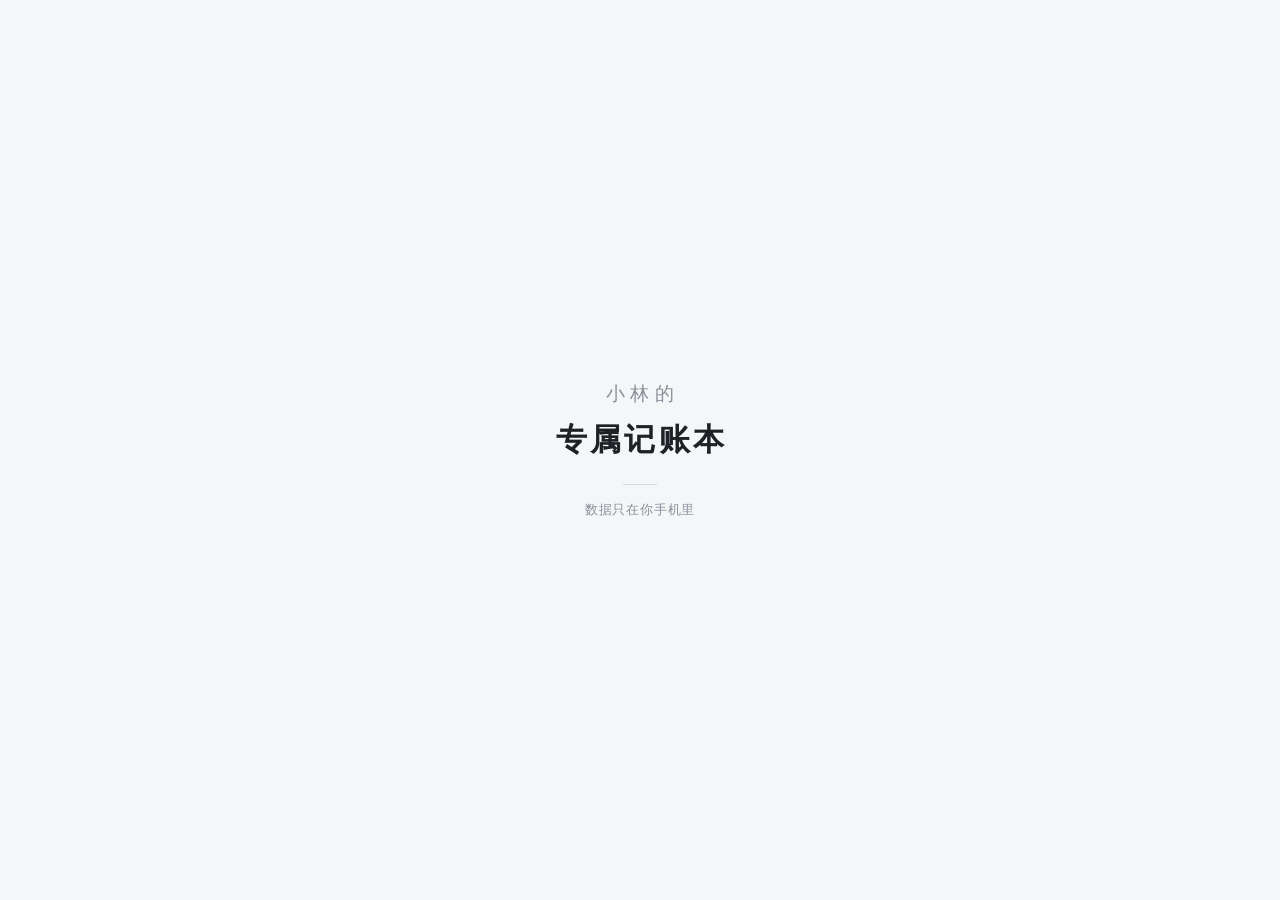
<file: moneybook/index.inline.html>
<!DOCTYPE html>
<html lang="zh-CN">
<head>
<meta charset="UTF-8">
<meta name="viewport" content="width=device-width, initial-scale=1, viewport-fit=cover, maximum-scale=1, user-scalable=no">
<meta name="theme-color" content="#f5f6f8">
<meta name="mobile-web-app-capable" content="yes">
<meta name="apple-mobile-web-app-capable" content="yes">
<meta name="apple-mobile-web-app-status-bar-style" content="default">
<meta name="apple-mobile-web-app-title" content="记账本">
<meta name="description" content="记录支出、收入、存钱，看清钱到底花在哪。数据只存在本机。">
<link rel="manifest" href="manifest.webmanifest">
<link rel="icon" type="image/png" sizes="192x192" href="icon-192.png">
<link rel="apple-touch-icon" href="icon-192.png">
<title>记账本</title>
<link rel="stylesheet" href="app.css">
</head>
<body>

<!-- ===== 开场动画：只在第一次打开时出现，纯文字，不联网 ===== -->
<div id="intro" class="intro">
  <div class="intro-inner">
    <div class="intro-l1">小林的</div>
    <div class="intro-l2">专属记账本</div>
    <div class="intro-line"></div>
    <div class="intro-l3">数据只在你手机里</div>
  </div>
</div>

<!-- ===== 改分类面板：点明细里的记录会从底部弹出来 ===== -->
<div id="catSheet" class="sheet">
  <div class="sheet-in">
    <div class="sheet-h">这笔算哪一类？</div>
    <div class="sheet-sub" id="sheetInfo"></div>
    <div class="cats" id="sheetCats"></div>
    <div class="sheet-tip" id="sheetTip"></div>
    <button class="sheet-cancel" type="button" id="sheetCancel">取消</button>
  </div>
</div>

<!-- ===== 通知调试面板：只在 App 里可用（网页版读不到通知） ===== -->
<div id="notiPanel" class="sheet sheet-full">
  <div class="sheet-in sheet-full-in">
    <div class="sheet-h">通知调试</div>
    <div class="sheet-sub" id="notiStatus">正在检查…</div>
    <div class="noti-actions">
      <button type="button" id="notiPerm">去开通知使用权</button>
      <button type="button" id="notiRefresh">刷新</button>
      <button type="button" id="notiClear">清空</button>
    </div>
    <div class="noti-list" id="notiList"></div>
    <div class="noti-tip">这些通知只存在内存里，App 一关就没了；不写文件、不联网。</div>
    <button class="sheet-cancel" type="button" id="notiClose">关闭</button>
  </div>
</div>

<!-- ===== 钱去哪了：饼图详情页（带入场动画） ===== -->
<div id="catPanel" class="sheet sheet-full">
  <div class="sheet-in sheet-full-in">
    <div class="sheet-h">钱去哪了</div>
    <div class="sheet-sub" id="catTotal"></div>
    <div class="pie-wrap">
      <svg id="catPie" class="pie" viewBox="0 0 160 160"></svg>
      <div class="pie-center">
        <span class="pc-amt" id="catCenterAmt"></span>
        <span class="pc-k">总支出</span>
      </div>
    </div>
    <div class="pie-legend" id="catLegend"></div>
    <button class="sheet-cancel" type="button" id="catClose">关闭</button>
  </div>
</div>

<!-- ===== 某个分类的明细：独立一页，带返回 ===== -->
<div id="catDetail" class="sheet sheet-full">
  <div class="sheet-in sheet-full-in">
    <div class="cd-head">
      <button type="button" class="cd-back" id="cdBack">‹ 返回</button>
      <span class="cd-title" id="cdTitle"></span>
    </div>
    <div class="sheet-sub" id="cdSum"></div>
    <div class="cd-list" id="cdList"></div>
    <button class="sheet-cancel" type="button" id="cdClose">关闭</button>
  </div>
</div>

<div class="app" id="app">

  <div class="topbar">
    <h1>记账本</h1>
    <span class="hint">数据只存在本机</span>
  </div>

  <div class="warn" id="warn"></div>

  <!-- ===== 记账 ===== -->
  <section class="view" id="view-add">
    <div class="card">
      <div class="seg" id="seg">
        <button type="button" data-type="expense"><span class="ico">💸</span>记支出</button>
        <button type="button" data-type="income"><span class="ico">💰</span>记收入</button>
        <button type="button" data-type="saving"><span class="ico">🏦</span>存钱</button>
      </div>

      <span class="label" id="catLabel">分类（吃饭 · 充游戏 · 买衣服 · 水果 · 零食 · 日用 · 交通 · 房租 · 其他）</span>
      <div class="cats" id="cats"></div>

      <div class="field">
        <span class="label">金额</span>
        <div class="money">
          <span class="yuan">¥</span>
          <input id="amount" type="number" inputmode="decimal" step="0.01" min="0" placeholder="0.00">
        </div>
      </div>

      <div class="row">
        <input id="date" type="date">
        <input id="note" type="text" maxlength="30" placeholder="备注（可不填）">
      </div>

      <button class="submit" id="submit" type="button">保存这一笔</button>
    </div>

  </section>

  <!-- ===== 概览：新的第一屏 =====
       记账 App 打开就给输入框是错的：人想先看到"我这个月花了多少"，
       而不是先看到一个等填的空表格。 -->
  <section class="view on" id="view-home">

    <div class="month-nav">
      <button type="button" id="homePrev" aria-label="上个月">‹</button>
      <span id="homeMonthLabel"></span>
      <button type="button" id="homeNext" aria-label="下个月">›</button>
    </div>

    <div class="hcard">
      <div class="hcard-k">今日支出</div>
      <div class="hcard-v" id="heroNum">¥0.00</div>
      <div class="hcard-month" id="heroCmp"></div>
      <div class="hcard-pace" id="heroPace"></div>
      <div class="hcard-sums" id="homeSums"></div>
    </div>

    <div class="card">
      <div class="listhead"><h2>钱去哪了</h2><span class="sub" id="topTip"></span></div>
      <div id="topCats"></div>
      <button type="button" class="linkbtn" id="btnAllCats">查看全部分类 →</button>
    </div>

    <div class="card">
      <div class="listhead"><h2>存钱目标</h2><span class="sub" id="goalTip"></span></div>
      <div id="goalBox"></div>
    </div>

    <div class="card">
      <div class="listhead">
        <h2>最近记录<span class="tap-hint"> · 点一行可改分类</span></h2>
        <span class="sub" id="recentSub"></span>
      </div>
      <div id="recentList"></div>
      <button type="button" class="linkbtn" id="btnAllRec">查看全部 →</button>
    </div>

  </section>

  <!-- ===== 统计 ===== -->
  <section class="view" id="view-stat">
    <div class="card">
      <span class="label">选择月份</span>
      <input id="month" type="month">
      <div class="foot" id="monthTip"></div>
    </div>

    <div class="sums" id="sums"></div>

    <div class="card">
      <div class="listhead">
        <h2>支出分类占比</h2>
        <span class="sub">按金额从高到低</span>
      </div>
      <div class="donutWrap" id="donutWrap"></div>
    </div>

    <div class="card">
      <div class="listhead"><h2>支出分类明细</h2></div>
      <div class="bars" id="bars"></div>
    </div>

    <div class="card">
      <div class="listhead"><h2>本月记录</h2><span class="sub" id="monthSub"></span></div>
      <div id="monthList"></div>
    </div>

    <div class="card">
      <div class="listhead"><h2>数据</h2><span class="sub">存浏览器本地</span></div>
      <div class="tools" style="margin-bottom:8px">
        <button type="button" id="btnBill">导入微信/支付宝账单</button>
      </div>
      <div class="foot" style="text-align:left;margin-bottom:12px">不用一笔笔手输：微信「我 → 服务 → 钱包 → 账单 → 常见问题 → 下载账单」或支付宝「账单 → 开具交易流水」，把收到的 CSV 文件丢进来，会自动解析每一笔，并按商家名自动分类。</div>
      <div class="tools">
        <button type="button" id="btnExport">导出备份</button>
        <button type="button" id="btnImport">导入备份</button>
        <button type="button" id="btnClear" class="danger">清空全部</button>
      </div>
      <div class="tools" style="margin-top:8px">
        <button type="button" id="btnRecat">按最新规则重算历史账单</button>
      </div>
      <div class="tools" style="margin-top:8px">
        <button type="button" id="btnNoti">通知调试（看看能读到哪些通知）</button>
      </div>
      <div class="foot" id="dataTip">换手机、或清理浏览器数据之前，先「导出备份」存到微信/网盘；重装之后用「导入备份」恢复。以前导入的记录分类偏了，点上面按钮重算一遍（你手动改过的会自动保留）。</div>
      <div class="foot" id="appVer" style="display:none"></div>
      <input type="file" id="fileImport" accept="application/json,.json" style="display:none">
      <input type="file" id="fileBill" accept=".csv,text/csv,text/plain" style="display:none">
    </div>
  </section>
</div>

<nav class="tabbar" id="tabbar">
  <button type="button" data-tab="home" class="on"><span class="ico">🏠</span>概览</button>
  <button type="button" data-tab="add"><span class="ico">✏️</span>记账</button>
  <button type="button" data-tab="stat"><span class="ico">📊</span>统计</button>
</nav>

<div id="toast"></div>

<script>
(function () {
  'use strict';

  var STORE_KEY = 'xiaolin_jizhang_v1';
  var TYPES = {
    expense: { name: '支出', ico: '💸', sign: '-' },
    income:  { name: '收入', ico: '💰', sign: '+' },
    saving:  { name: '存钱', ico: '🏦', sign: '-' }
  };
  var EXPENSE_CATS = [
    { name: '吃饭',   ico: '🍚', color: '#e5484d' },
    { name: '充游戏', ico: '🎮', color: '#7c5cff' },
    { name: '买衣服', ico: '👕', color: '#e0699b' },
    { name: '水果',   ico: '🍎', color: '#f0813c' },
    { name: '零食',   ico: '🍬', color: '#e8b13a' },
    { name: '日用',   ico: '🧴', color: '#2fa8a0' },
    { name: '交通',   ico: '🚌', color: '#3b6cf6' },
    { name: '房租',   ico: '🏠', color: '#8a6a4f' },
    { name: '其他',   ico: '📦', color: '#8b8f99' }
  ];
  var INCOME_CATS = [{ name: '其他', ico: '💰', color: '#0aa06e' }];
  var SAVING_CATS = [
    { name: '存银行', ico: '🏦', color: '#3b6cf6' },
    { name: '余额宝', ico: '💰', color: '#0aa06e' },
    { name: '存钱罐', ico: '🐷', color: '#e0699b' },
    { name: '理财',   ico: '📈', color: '#7c5cff' },
    { name: '其他',   ico: '📦', color: '#8b8f99' }
  ];
  // 查图标时三个列表都要找，否则存钱的分类会全部退化成兜底图标
  var ALL_CATS = EXPENSE_CATS.concat(SAVING_CATS, INCOME_CATS);
  var PALETTE = ['#3b6cf6', '#e5484d', '#0aa06e', '#f0813c', '#7c5cff', '#e0699b', '#2fa8a0', '#e8b13a', '#8a6a4f'];

  var $ = function (id) { return document.getElementById(id); };

  function getCats() {
    if (state.type === 'expense') return EXPENSE_CATS;
    if (state.type === 'saving') return SAVING_CATS;
    return INCOME_CATS;
  }
  function catInfo(name) {
    for (var i = 0; i < ALL_CATS.length; i++) if (ALL_CATS[i].name === name) return ALL_CATS[i];
    return { name: name || '其他', ico: '💰', color: '#0aa06e' };
  }

  var state = {
    records: load(),
    type: 'expense',
    category: '吃饭',
    month: '',
    tab: 'home',
    homeMonth: ''      // 概览页正在看的月份，空 = 本月
  };
  // 记录顺序号：同一毫秒内连记两笔时也能稳定排序（值越大越新）
  var seq = (function () {
    var max = 0;
    for (var i = 0; i < state.records.length; i++) {
      var s = Number(state.records[i].seq) || 0;
      if (s > max) max = s;
    }
    return max;
  })();

  /* ---------- 本地存储 ---------- */
  var storageOK = (function () {
    try {
      window.localStorage.setItem('__t__', '1');
      window.localStorage.removeItem('__t__');
      return true;
    } catch (e) { return false; }
  })();

  // 把任意来源的原始数组清洗成合法记录：本地存储和导入备份共用同一套规则
  function sanitize(arr) {
    if (!Array.isArray(arr)) return [];
    var out = [];
    for (var i = 0; i < arr.length; i++) {
      var r = arr[i];
      if (!r || typeof r !== 'object') continue;
      if (!TYPES[r.type]) continue;
      var amt = Number(r.amount);
      if (!isFinite(amt) || amt <= 0) continue;
      out.push({
        id: String(r.id || (Date.now() + '_' + i)),
        type: r.type,
        category: typeof r.category === 'string' && r.category ? r.category : '其他',
        amount: amt,
        date: /^\d{4}-\d{2}-\d{2}$/.test(r.date) ? r.date : todayStr(),
        note: typeof r.note === 'string' ? r.note.slice(0, 30) : '',
        merchant: typeof r.merchant === 'string' ? r.merchant.slice(0, 60) : '',
        created: Number(r.created) || 0,
        seq: Number(r.seq) || 0
      });
    }
    return out;
  }

  function load() {
    try {
      var raw = window.localStorage.getItem(STORE_KEY);
      if (!raw) return [];
      return sanitize(JSON.parse(raw));
    } catch (e) { return []; }
  }

  function save() {
    if (!storageOK) return;
    try {
      window.localStorage.setItem(STORE_KEY, JSON.stringify(state.records));
    } catch (e) {
      toast('保存失败：手机浏览器存储空间已满');
    }
  }

  /* ---------- 工具 ---------- */
  function pad2(n) { return (n < 10 ? '0' : '') + n; }
  function todayStr() {
    var d = new Date();
    return d.getFullYear() + '-' + pad2(d.getMonth() + 1) + '-' + pad2(d.getDate());
  }
  function monthOf(dateStr) { return String(dateStr).slice(0, 7); }
  function thisMonth() { return todayStr().slice(0, 7); }
  function money(n) {
    var v = Math.round((Number(n) + Number.EPSILON) * 100) / 100;
    var s = v.toFixed(2);
    var parts = s.split('.');
    parts[0] = parts[0].replace(/\B(?=(\d{3})+(?!\d))/g, ',');
    return parts.join('.');
  }
  function esc(s) {
    return String(s).replace(/[&<>"']/g, function (c) {
      return { '&': '&amp;', '<': '&lt;', '>': '&gt;', '"': '&quot;', "'": '&#39;' }[c];
    });
  }
  function monthLabel(m) { return m ? (m.slice(0, 4) + '年' + Number(m.slice(5, 7)) + '月') : ''; }

  /* 只显示"9月"，年份由顶部导航负责 —— 一屏里"2026年"出现三次太吵 */
  function monthShort(m) { return m ? (Number(m.slice(5, 7)) + '月') : ''; }

  /* 上一个自然月，比如 2026-01 的上一个月是 2025-12 */
  function prevMonth(m) {
    var y = Number(m.slice(0, 4)), mo = Number(m.slice(5, 7));
    mo--;
    if (mo < 1) { mo = 12; y--; }
    return y + '-' + pad2(mo);
  }
  function empty(text) { return '<div class="empty">' + esc(text) + '</div>'; }

  var toastTimer = null;
  function toast(msg) {
    var el = $('toast');
    el.textContent = msg;
    el.classList.add('show');
    if (toastTimer) clearTimeout(toastTimer);
    toastTimer = setTimeout(function () { el.classList.remove('show'); }, 1900);
  }

  /* ---------- 渲染：类型 + 分类 ---------- */
  function renderType() {
    var btns = $('seg').querySelectorAll('button');
    for (var i = 0; i < btns.length; i++) {
      btns[i].classList.toggle('on', btns[i].getAttribute('data-type') === state.type);
    }
    var t = TYPES[state.type];
    $('submit').textContent = '保存这一笔' + t.name;
    var names = [];
    var list = getCats();
    for (var k = 0; k < list.length; k++) names.push(list[k].name);
    $('catLabel').textContent = t.name + '分类（' + names.join(' · ') + '）';
  }

  function renderCats() {
    var cats = getCats();
    var html = '';
    for (var i = 0; i < cats.length; i++) {
      var c = cats[i];
      html += '<button type="button" class="cat' + (c.name === state.category ? ' on' : '') +
              '" data-cat="' + esc(c.name) + '"><span class="ico">' + c.ico + '</span>' + esc(c.name) + '</button>';
    }
    $('cats').innerHTML = html;
  }

  /* ---------- 渲染：记录行 ---------- */
  function rowHTML(r, showDate) {
    var info = catInfo(r.category);
    var t = TYPES[r.type] || TYPES.expense;
    var ico = r.type === 'expense' ? info.ico : t.ico;
    var sub = showDate ? r.date.slice(5).replace('-', '/') + ' ' : '';
    sub += t.name + ' · ' + r.category;
    if (r.note) sub += ' · ' + r.note;
    return '<div class="item" data-edit="' + esc(r.id) + '">' +
      '<div class="ic">' + ico + '</div>' +
      '<div class="mid"><div class="t1">' + esc(r.category) + (r.note ? ' <span style="font-weight:400;color:#8b8f99">' + esc(r.note) + '</span>' : '') + '</div>' +
      '<div class="t2">' + esc(sub) + '</div></div>' +
      '<div class="amt ' + r.type + '">' + t.sign + money(r.amount) + '</div>' +
      '<button type="button" class="del" data-del="' + esc(r.id) + '" aria-label="删除">✕</button>' +
      '</div>';
  }

  function sortRecords(list, asc) {
    return list.slice().sort(function (a, b) {
      if (a.date !== b.date) return a.date < b.date ? (asc ? -1 : 1) : (asc ? 1 : -1);
      var sa = Number(a.seq) || a.created || 0;
      var sb = Number(b.seq) || b.created || 0;
      if (sa !== sb) return asc ? sa - sb : sb - sa;
      return asc ? (a.created - b.created) : (b.created - a.created);
    });
  }

  /* ---------- 渲染：概览页（第一屏） ---------- */
  var GOAL_KEY = 'xiaolin_goal_v1';

  function loadGoal() {
    try {
      var v = Number(window.localStorage.getItem(GOAL_KEY));
      return (isFinite(v) && v > 0) ? v : 0;
    } catch (e) { return 0; }
  }
  function saveGoal() {
    try { window.localStorage.setItem(GOAL_KEY, String(savingGoal)); } catch (e) {}
  }

  var savingGoal = loadGoal();

  var goalEditing = false;

  /* 某个月有多少天 */
  function daysInMonth(m) {
    var y = Number(m.slice(0, 4)), mo = Number(m.slice(5, 7));
    return new Date(y, mo, 0).getDate();
  }

  /* 花钱节奏：过了多少天、日均多少、照这速度月底大概多少。
     这是"我还能不能花"的预判，比单纯的总数有用得多。 */
  function paceText(m, exp) {
    var total = daysInMonth(m);
    var cur = thisMonth();
    var days, tail;

    if (m === cur) {
      days = Number(todayStr().slice(8, 10));
      tail = days > 0 ? (' · 月底约 ¥' + money(exp / days * total)) : '';
    } else if (m < cur) {
      days = total;
      tail = ' · 整月合计';
    } else {
      return '';
    }
    if (days <= 0) return '';
    var head = (m === cur) ? ('已过 ' + days + ' 天') : ('全月 ' + total + ' 天');
    return head + ' · 日均 ¥' + money(exp / days) + tail;
  }

  function renderGoal(m, saved) {
    // 月份已经在页面顶部显示，这里不再重复
    $('goalTip').textContent = '';

    // 没设目标、也不在编辑：只占一行，不浪费首页最贵的地段
    if (!goalEditing && savingGoal <= 0) {
      $('goalBox').innerHTML =
        '<button type="button" class="goal-line" data-goal="edit">还没设存钱目标，去设一个 →</button>';
      return;
    }

    // 已设目标、不在编辑：显示进度
    if (!goalEditing) {
      var pct = saved / savingGoal * 100;
      if (pct > 100) pct = 100;
      var left = savingGoal - saved;
      $('goalBox').innerHTML =
        '<div class="goal-row"><span>目标 ¥' + money(savingGoal) + '</span>' +
        '<span>已存 ¥' + money(saved) + '</span></div>' +
        '<div class="track"><div class="fill" style="width:' + pct.toFixed(1) +
          '%;background:var(--blue)"></div></div>' +
        '<div class="goal-foot">' +
          (left > 0.004
            ? ('还差 <b>¥' + money(left) + '</b>')
            : ('🎉 已达成，多存了 <b>¥' + money(-left) + '</b>')) +
          ' <button type="button" class="linkbtn" style="width:auto;display:inline;margin:0;padding:4px 8px" data-goal="edit">改</button>' +
        '</div>';
      return;
    }

    // 编辑状态：给输入框
    $('goalBox').innerHTML =
      '<div class="goal-set-row">' +
        '<input type="number" inputmode="decimal" min="0" step="1" id="goalInput" placeholder="比如 1500"' +
        (savingGoal > 0 ? ' value="' + savingGoal + '"' : '') + '>' +
        '<button type="button" data-goal="save">保存</button>' +
      '</div>';
  }

  function renderHome() {
    var m = state.homeMonth || thisMonth();
    state.homeMonth = m;
    var s = stats(m);
    var balance = s.inc - s.exp - s.sav;

    $('homeMonthLabel').textContent = monthLabel(m);
    $('heroNum').textContent = '¥' + money(s.exp);

    // 和上一个月对比。必须把上月金额也显示出来，
    // 否则"比上月少花 710 元"看起来像凭空算的，用户没法核对。
    var pm = prevMonth(m);
    var ps = stats(pm);
    var diff = s.exp - ps.exp;
    // 今日支出：打开 App 第一眼最想知道的"今天花了多少"
    var todayKey = todayStr();
    var todayExp = 0, k;
    for (k = 0; k < state.records.length; k++) {
      if (state.records[k].type === 'expense' && state.records[k].date === todayKey) {
        todayExp += state.records[k].amount;
      }
    }
    $('heroNum').textContent = '¥' + money(todayExp);

    // 本月支出：第二行，字号小一级，不再和上年对比
    $('heroCmp').innerHTML = '本月支出 <b>¥' + money(s.exp) + '</b>';

    $('heroPace').textContent = paceText(m, s.exp);

    $('homeSums').innerHTML =
      '<div class="hsum"><div class="k">收入</div><div class="v income">+' + money(s.inc) + '</div></div>' +
      '<div class="hsum"><div class="k">存钱</div><div class="v saving">-' + money(s.sav) + '</div></div>' +
      '<div class="hsum"><div class="k">结余</div><div class="v">' +
        (balance < 0 ? '-' : '') + money(Math.abs(balance)) + '</div></div>';

    // 钱去哪了（Top 3）—— 这是这个 App 的核心承诺，必须放首页
    var top = s.cats.slice(0, 3);
    $('topTip').textContent = s.cats.length > 3 ? ('共 ' + s.cats.length + ' 类') : '';
    if (!top.length) {
      $('topCats').innerHTML = empty('这个月还没有支出');
    } else {
      var h = '', i, c;
      for (i = 0; i < top.length; i++) {
        c = top[i];
        // 条形长度 = 占总支出的比例，和右边那个百分比一致。
        // 以前按"相对最大类"算，会出现"写着 35% 却拉满整条"的矛盾。
        h += '<div class="topcat">' +
          '<div class="topcat-h"><span class="topcat-n">' + c.ico + ' ' + esc(c.name) + '</span>' +
          '<span class="topcat-a">¥' + money(c.amount) + ' · ' + c.pct.toFixed(0) + '%</span></div>' +
          '<div class="track"><div class="fill" style="width:' +
            Math.max(2, c.pct).toFixed(1) +
            '%;background:' + c.color + '"></div></div>' +
          '</div>';
      }
      $('topCats').innerHTML = h;
    }

    $('btnAllCats').style.display = s.cats.length > 3 ? '' : 'none';
    $('btnAllCats').textContent = '查看全部 ' + s.cats.length + ' 类 →';

    renderGoal(m, s.sav);

    var list = sortRecords(state.records.filter(function (r) { return monthOf(r.date) === m; }), false);
    $('recentSub').textContent = '共 ' + list.length + ' 笔';

    /* 按日期分组：今天 / 昨天 / 10月20日，组头带当天的支收合计 */
    var yd = new Date();
    yd.setDate(yd.getDate() - 1);
    var ydKey = yd.getFullYear() + '-' + pad2(yd.getMonth() + 1) + '-' + pad2(yd.getDate());

    var groups = [], lastDate = '', j;
    for (j = 0; j < list.length; j++) {
      if (list[j].date !== lastDate) {
        groups.push({ date: list[j].date, items: [] });
        lastDate = list[j].date;
      }
      groups[groups.length - 1].items.push(list[j]);
    }

    var html = '', g, dExp, dInc, dl, r2;
    for (g = 0; g < groups.length && g < 3; g++) {
      dExp = 0;
      dInc = 0;
      for (j = 0; j < groups[g].items.length; j++) {
        r2 = groups[g].items[j];
        if (r2.type === 'expense') dExp += r2.amount;
        if (r2.type === 'income') dInc += r2.amount;
      }
      dl = groups[g].date === todayKey ? '今天'
        : (groups[g].date === ydKey ? '昨天'
        : (Number(groups[g].date.slice(5, 7)) + '月' + Number(groups[g].date.slice(8, 10)) + '日'));

      html += '<div class="dayhead">' +
        '<span class="dayhead-d">' + esc(dl) + '</span>' +
        '<span class="dayhead-s">支 ¥' + money(dExp) + ' ｜ 收 ¥' + money(dInc) + '</span>' +
        '</div>';
      for (j = 0; j < groups[g].items.length; j++) html += rowHTML(groups[g].items[j], false);
    }

    $('recentList').innerHTML = html || empty('这个月还没有记一笔');
    $('btnAllRec').style.display = list.length > 0 ? '' : 'none';
  }

  /* ---------- 渲染：统计 ---------- */
  function stats(m) {
    var list = state.records.filter(function (r) { return monthOf(r.date) === m; });
    var exp = 0, inc = 0, sav = 0;
    var byCat = {};
    for (var i = 0; i < list.length; i++) {
      var r = list[i];
      if (r.type === 'expense') {
        exp += r.amount;
        byCat[r.category] = (byCat[r.category] || 0) + r.amount;
      } else if (r.type === 'income') inc += r.amount;
      else sav += r.amount;
    }
    var cats = [];
    for (var k in byCat) if (Object.prototype.hasOwnProperty.call(byCat, k)) cats.push({ name: k, amount: byCat[k] });
    cats.sort(function (a, b) { return b.amount - a.amount; });
    for (var j = 0; j < cats.length; j++) {
      cats[j].pct = exp > 0 ? (cats[j].amount / exp) * 100 : 0;
      var info = catInfo(cats[j].name);
      cats[j].ico = info.ico;
      cats[j].color = info.color;
    }
    return { list: list, exp: exp, inc: inc, sav: sav, cats: cats };
  }

  function renderStat() {
    var m = state.month || thisMonth();
    state.month = m;
    var s = stats(m);
    var balance = s.inc - s.exp - s.sav;

    $('sums').innerHTML =
      '<div class="sum"><div class="k">支出</div><div class="v expense">-' + money(s.exp) + '</div></div>' +
      '<div class="sum"><div class="k">收入</div><div class="v income">+' + money(s.inc) + '</div></div>' +
      '<div class="sum"><div class="k">存钱</div><div class="v saving">-' + money(s.sav) + '</div></div>';
    $('monthTip').innerHTML = '收入 - 支出 - 存钱 = <b style="color:' + (balance < 0 ? 'var(--red)' : 'var(--green)') + '">' +
      (balance < 0 ? '-' : '') + money(Math.abs(balance)) + '</b>　|　共 ' + s.list.length + ' 笔';

    // 环形图 + 图例
    if (!s.cats.length) {
      $('donutWrap').innerHTML = empty('本月还没有支出记录');
    } else {
      var stops = [], cum = 0;
      for (var i = 0; i < s.cats.length; i++) {
        var from = (cum / s.exp) * 360;
        cum += s.cats[i].amount;
        var to = (cum / s.exp) * 360;
        stops.push(s.cats[i].color + ' ' + from.toFixed(2) + 'deg ' + to.toFixed(2) + 'deg');
      }
      var legend = '';
      for (var j = 0; j < s.cats.length; j++) {
        legend += '<div class="lg"><span class="dot" style="background:' + s.cats[j].color + '"></span>' +
          '<span class="name">' + s.cats[j].ico + ' ' + esc(s.cats[j].name) + '</span>' +
          '<span class="pct">' + s.cats[j].pct.toFixed(1) + '%</span></div>';
      }
      $('donutWrap').innerHTML =
        '<div class="donut" style="background:conic-gradient(' + stops.join(',') + ')">' +
        '<div class="hole"><div class="k">总支出</div><div class="v">¥' + money(s.exp) + '</div></div></div>' +
        '<div class="legend">' + legend + '</div>';
    }

    // 分类条形明细
    if (!s.cats.length) {
      $('bars').innerHTML = empty('暂无数据');
    } else {
      var max = s.cats[0].amount;
      var html = '';
      for (var n = 0; n < s.cats.length; n++) {
        var c = s.cats[n];
        html += '<div class="bar">' +
          '<div class="h"><span class="name">' + c.ico + ' ' + esc(c.name) + '</span>' +
          '<span class="pct">' + c.pct.toFixed(1) + '%</span>' +
          '<span class="amt">¥' + money(c.amount) + '</span></div>' +
          '<div class="track"><div class="fill" style="width:' + (max > 0 ? (c.amount / max) * 100 : 0).toFixed(1) + '%;background:' + c.color + '"></div></div>' +
          '</div>';
      }
      $('bars').innerHTML = html;
    }

    // 本月明细
    var list = sortRecords(s.list, false);
    $('monthSub').textContent = monthLabel(m) + ' · ' + list.length + ' 笔';
    var out = '';
    for (var q = 0; q < list.length; q++) out += rowHTML(list[q], true);
    $('monthList').innerHTML = list.length ? out : empty('本月没有记录');
  }

  function renderTab() {
    var views = { home: $('view-home'), add: $('view-add'), stat: $('view-stat') };
    for (var k in views) views[k].classList.toggle('on', k === state.tab);
    var btns = $('tabbar').querySelectorAll('button');
    for (var i = 0; i < btns.length; i++) btns[i].classList.toggle('on', btns[i].getAttribute('data-tab') === state.tab);
  }

  function renderAll() { renderHome(); renderStat(); }

  /* 切页：三个页面一起重画，免得某个页停在旧数据上 */
  function switchTab(tab) {
    state.tab = tab;
    renderTab();
    renderAll();
    window.scrollTo(0, 0);
  }

  /* 存钱目标：编辑 / 保存 */
  $('goalBox').addEventListener('click', function (e) {
    var btn = e.target.closest('button[data-goal]');
    if (!btn) return;

    if (btn.getAttribute('data-goal') === 'edit') {
      goalEditing = true;
      renderHome();
      return;
    }

    var raw = $('goalInput') ? $('goalInput').value : '';
    var n = Number(String(raw).replace(/[^\d.]/g, ''));
    if (!isFinite(n) || n <= 0) { toast('请填一个大于 0 的数字'); return; }
    savingGoal = Math.round(n * 100) / 100;
    goalEditing = false;
    saveGoal();
    renderHome();
    toast('存钱目标已设为 ¥' + money(savingGoal));
  });

  /* ========== 钱去哪了：饼图详情 ==========
     用 SVG 环形图。每一段用 dasharray 控制长度，dashoffset 控制起点，
     再把 dashoffset 用 CSS 动画从"整圈"收到目标值 —— 就是"一圈圈画出来"的出场效果。
     dasharray / dashoffset 都写在元素上是最终值，所以动画不执行图也是完整的。 */
  function renderCatPanel() {
    var m = state.homeMonth || thisMonth();
    var s = stats(m);

    $('catTotal').textContent = monthLabel(m) + ' · 共 ' + s.cats.length +
      ' 类 · 合计 ¥' + money(s.exp);

    var PIE_COLORS = ['#2f6bf6', '#ff6b4a', '#00b894', '#f5a623', '#8b5cf6', '#e0507a', '#0ea5e9', '#94a3b8'];

    $('catCenterAmt').textContent = s.cats.length ? ('¥' + money(s.exp)) : '';

    if (!s.cats.length) {
      $('catPie').innerHTML = '';
      $('catLegend').innerHTML = '<div class="noti-empty">这个月还没有支出</div>';
      return;
    }

    /* 每个分类有几笔 */
    var cnt = {}, j;
    for (j = 0; j < s.list.length; j++) {
      if (s.list[j].type === 'expense') {
        cnt[s.list[j].category] = (cnt[s.list[j].category] || 0) + 1;
      }
    }

    var CX = 172, CY = 108, R = 56, CIRC = 2 * Math.PI * R;
    var rings = '', legend = '', cum = 0, i, c, len, color, a;
    var lefts = [], rights = [];

    for (i = 0; i < s.cats.length; i++) {
      c = s.cats[i];
      color = PIE_COLORS[i % PIE_COLORS.length];   // 按金额排名配色：最大的最醒目
      len = c.pct / 100 * CIRC;

      rings += '<circle class="seg" cx="' + CX + '" cy="' + CY + '" r="' + R + '" stroke="' + color + '"' +
        ' stroke-dasharray="' + len.toFixed(2) + ' ' + CIRC.toFixed(2) + '"' +
        ' stroke-dashoffset="' + (-cum).toFixed(2) + '"' +
        ' style="--d:' + (i * 0.07).toFixed(2) + 's"></circle>';

      /* 这一段的中点角度（0 = 3 点钟方向，要减去 90 才是从 12 点开始） */
      a = ((cum + len / 2) / CIRC * 360 - 90) * Math.PI / 180;
      cum += len;

      var item = {
        x1: CX + Math.cos(a) * (R + 9),
        y1: CY + Math.sin(a) * (R + 9),
        x2: CX + Math.cos(a) * (R + 26),
        y: CY + Math.sin(a) * (R + 26),
        name: c.name, amount: c.amount, pct: c.pct, color: color
      };
      (Math.cos(a) >= 0 ? rights : lefts).push(item);

      var isOpen = !!(state.pieOpen && state.pieOpen[c.name]);
      legend += '<div class="pl-row' + (isOpen ? ' open' : '') + '" data-piecat="' + esc(c.name) + '">' +
        '<span class="pl-idx">' + (i + 1) + '</span>' +
        '<span class="pl-dot" style="background:' + color + '"></span>' +
        '<span class="pl-name">' + c.ico + ' ' + esc(c.name) +
          '<i class="pl-cnt">' + (cnt[c.name] || 0) + ' 笔</i></span>' +
        '<span class="pl-amt">¥' + money(c.amount) + '</span>' +
        '<span class="pl-pct">' + c.pct.toFixed(1) + '%</span>' +
        '<span class="pl-arrow">' + (isOpen ? '▾' : '▸') + '</span>' +
        '</div>';

      /* 点开了就列出这一类下面的每一笔，直接看出钱花在哪几家 */
      if (isOpen) {
        var recs = [], m2;
        for (m2 = 0; m2 < s.list.length; m2++) {
          if (s.list[m2].type === 'expense' && s.list[m2].category === c.name) recs.push(s.list[m2]);
        }
        recs = sortRecords(recs, false);
        var sub = '';
        for (m2 = 0; m2 < recs.length; m2++) {
          sub += '<div class="pl-rec">' +
            '<span class="pl-rec-n">' + esc(recs[m2].merchant || recs[m2].note || '（没写备注）') + '</span>' +
            '<span class="pl-rec-d">' + esc((recs[m2].date || '').slice(5).replace('-', '/')) + '</span>' +
            '<span class="pl-rec-a">¥' + money(recs[m2].amount) + '</span>' +
            '</div>';
        }
        legend += '<div class="pl-sub">' + sub + '</div>';
      }
    }

    /* 同一侧的标签纵向错开，免得叠在一起 */
    function spread(arr) {
      arr.sort(function (p, q) { return p.y - q.y; });
      var gap = 30, top = 14, bot = 202, t;
      for (t = 1; t < arr.length; t++) {
        if (arr[t].y - arr[t - 1].y < gap) arr[t].y = arr[t - 1].y + gap;
      }
      for (t = arr.length - 1; t >= 0; t--) {
        var limit = bot - (arr.length - 1 - t) * gap;
        if (arr[t].y > limit) arr[t].y = limit;
      }
      if (arr.length && arr[0].y < top) arr[0].y = top;
      return arr;
    }

    function emit(arr, right) {
      var out = '', t, it, tx = right ? 338 : 6, hx = right ? 330 : 14;
      var anchor = right ? 'end' : 'start';
      for (t = 0; t < arr.length; t++) {
        it = arr[t];
        out += '<polyline points="' + it.x1.toFixed(1) + ',' + it.y1.toFixed(1) + ' ' +
            it.x2.toFixed(1) + ',' + it.y.toFixed(1) + ' ' + hx + ',' + it.y.toFixed(1) + '"' +
            ' fill="none" stroke="' + it.color + '" stroke-width="1.2" stroke-linejoin="round"/>' +
          '<text x="' + tx + '" y="' + (it.y - 2).toFixed(1) + '" text-anchor="' + anchor +
            '" font-size="12" font-weight="600" fill="#1f2126">' + esc(it.name) + '</text>' +
          '<text x="' + tx + '" y="' + (it.y + 12).toFixed(1) + '" text-anchor="' + anchor +
            '" font-size="10.5" fill="#8b8f99">' + it.pct.toFixed(0) + '% · ¥' + money(it.amount) + '</text>';
      }
      return out;
    }

    $('catPie').setAttribute('viewBox', '0 0 344 216');
    $('catPie').innerHTML =
      '<g transform="rotate(-90 ' + CX + ' ' + CY + ')">' + rings + '</g>' +
      emit(spread(lefts), false) + emit(spread(rights), true);
    $('catLegend').innerHTML = legend;
  }

  $('btnAllCats').addEventListener('click', function () {
    $('catPanel').classList.add('on');
    renderCatPanel();
  });
  /* 饼图：点分类行 → 进入独立的分类明细页 */
  $('catLegend').addEventListener('click', function (e) {
    var row = e.target.closest('[data-piecat]');
    if (!row) return;
    state.detailCat = row.getAttribute('data-piecat');
    renderCatDetail();
    $('catDetail').classList.add('on');
  });

  $('cdBack').addEventListener('click', function () { $('catDetail').classList.remove('on'); });
  $('cdClose').addEventListener('click', function () {
    $('catDetail').classList.remove('on');
    $('catPanel').classList.remove('on');
  });

  /* 渲染分类明细页 */
  function renderCatDetail() {
    var PIE_COLORS = ['#2f6bf6', '#ff6b4a', '#00b894', '#f5a623', '#8b5cf6', '#e0507a', '#0ea5e9', '#94a3b8'];
    var m = state.homeMonth || thisMonth();
    var s = stats(m);
    var name = state.detailCat || '';
    var c = null, i, j;

    for (i = 0; i < s.cats.length; i++) {
      if (s.cats[i].name === name) { c = s.cats[i]; break; }
    }
    if (!c) {
      $('cdTitle').textContent = name;
      $('cdSum').textContent = '';
      $('cdList').innerHTML = empty('这一类没有记录');
      return;
    }

    $('cdTitle').innerHTML = '<span class="cd-dot" style="background:' +
      PIE_COLORS[i % PIE_COLORS.length] + '"></span>' + esc(name);
    $('cdSum').textContent = monthLabel(m) + ' · 占 ' + c.pct.toFixed(1) +
      '% · 合计 ¥' + money(c.amount);

    var recs = [];
    for (j = 0; j < s.list.length; j++) {
      if (s.list[j].type === 'expense' && s.list[j].category === name) recs.push(s.list[j]);
    }
    recs = sortRecords(recs, false);

    var html = '';
    for (j = 0; j < recs.length; j++) html += rowHTML(recs[j], false);
    $('cdList').innerHTML = html || empty('这一类没有记录');
  }

  $('catClose').addEventListener('click', function () {
    $('catPanel').classList.remove('on');
  });

  /* 概览页：点对比里的月份，直接翻到那个月 */
  $('heroCmp').addEventListener('click', function (e) {
    var b = e.target.closest('button[data-gomonth]');
    if (!b) return;
    state.homeMonth = b.getAttribute('data-gomonth');
    renderHome();
    window.scrollTo(0, 0);
  });

  /* 概览页：切换月份 */
  function shiftHomeMonth(delta) {
    var m = state.homeMonth || thisMonth();
    var y = Number(m.slice(0, 4)), mo = Number(m.slice(5, 7)) + delta;
    while (mo < 1) { mo += 12; y--; }
    while (mo > 12) { mo -= 12; y++; }
    state.homeMonth = y + '-' + pad2(mo);
    renderHome();
    window.scrollTo(0, 0);
  }
  $('homePrev').addEventListener('click', function () { shiftHomeMonth(-1); });
  $('homeNext').addEventListener('click', function () { shiftHomeMonth(1); });

  /* 概览页：查看全部明细 */
  $('btnAllRec').addEventListener('click', function () { switchTab('stat'); });

  /* ---------- 事件：记账类 ---------- */
  $('seg').addEventListener('click', function (e) {
    var btn = e.target.closest('button[data-type]');
    if (!btn) return;
    state.type = btn.getAttribute('data-type');
    state.category = state.type === 'expense' ? '吃饭' : (state.type === 'saving' ? '存银行' : '其他');
    renderType();
    renderCats();
  });

  $('cats').addEventListener('click', function (e) {
    var btn = e.target.closest('button[data-cat]');
    if (!btn) return;
    state.category = btn.getAttribute('data-cat');
    renderCats();
  });

  $('submit').addEventListener('click', function () {
    var raw = $('amount').value.trim();
    var amt = Number(raw);
    if (!raw || !isFinite(amt) || amt <= 0) {
      toast('请输入大于 0 的金额');
      $('amount').focus();
      return;
    }
    if (amt > 99999999) { toast('金额太大了'); return; }
    var date = $('date').value || todayStr();
    if (!/^\d{4}-\d{2}-\d{2}$/.test(date)) date = todayStr();

    state.records.push({
      id: Date.now() + '_' + Math.random().toString(36).slice(2, 7),
      type: state.type,
      category: state.category,
      amount: Math.round(amt * 100) / 100,
      date: date,
      note: $('note').value.trim().slice(0, 30),
      created: Date.now(),
      seq: ++seq
    });
    save();

    var t = TYPES[state.type];
    toast('已记 ' + t.name + ' ¥' + money(amt) + '（' + state.category + '）');

    $('amount').value = '';
    $('note').value = '';
    if (monthOf(date) !== (state.month || thisMonth())) state.month = monthOf(date);
    $('month').value = state.month;
    renderAll();
    $('amount').focus();
  });

  $('amount').addEventListener('keydown', function (e) {
    if (e.key === 'Enter') $('submit').click();
  });
  $('note').addEventListener('keydown', function (e) {
    if (e.key === 'Enter') $('submit').click();
  });

  /* ---------- 事件：删除 ---------- */
  function onDelete(id) {
    var rec = null;
    for (var i = 0; i < state.records.length; i++) if (state.records[i].id === id) rec = state.records[i];
    if (!rec) return;
    if (!window.confirm('删除这一笔？\n' + TYPES[rec.type].name + ' ' + rec.category + ' ¥' + money(rec.amount) + '  ' + rec.date)) return;
    state.records = state.records.filter(function (r) { return r.id !== id; });
    save();
    renderAll();
    toast('已删除');
  }
  /* 列表点击：点删除按钮就删，点其它任何地方就打开"改分类"面板 */
  function onListClick(e) {
    var del = e.target.closest('button[data-del]');
    if (del) { onDelete(del.getAttribute('data-del')); return; }
    var row = e.target.closest('div[data-edit]');
    if (row) openCatSheet(row.getAttribute('data-edit'));
  }
  $('recentList').addEventListener('click', onListClick);
  $('monthList').addEventListener('click', onListClick);

  /* ---------- 事件：统计类 ---------- */
  $('month').addEventListener('change', function () {
    state.month = $('month').value || thisMonth();
    renderStat();
  });

  $('tabbar').addEventListener('click', function (e) {
    var btn = e.target.closest('button[data-tab]');
    if (!btn) return;
    switchTab(btn.getAttribute('data-tab'));
  });

  $('btnExport').addEventListener('click', function () {
    if (!state.records.length) { toast('还没有数据'); return; }
    try {
      var text = JSON.stringify(state.records, null, 2);
      var blob = new Blob([text], { type: 'application/json' });
      var url = URL.createObjectURL(blob);
      var a = document.createElement('a');
      a.href = url;
      a.download = '记账备份_' + todayStr() + '.json';
      document.body.appendChild(a);
      a.click();
      document.body.removeChild(a);
      setTimeout(function () { URL.revokeObjectURL(url); }, 3000);
      toast('已导出备份文件');
    } catch (err) {
      toast('导出失败，可改用清空以外的方式备份');
    }
  });

  /* ========== 分类学习：你改过一次，它下次就记住了 ==========
     为什么需要它：账单里的商家名经常是公司全称（如「北京三快在线科技有限公司」），
     靠内置关键词永远覆盖不全。所以让你改一次，App 记住这个商家，
     下次凡是它出现就自动归到你选的那一类 —— 越用越准，而且全在本机。 */
  var LEARN_KEY = 'xiaolin_learn_v1';

  function loadLearned() {
    try {
      var raw = window.localStorage.getItem(LEARN_KEY);
      if (!raw) return {};
      var o = JSON.parse(raw);
      if (!o || typeof o !== 'object' || Array.isArray(o)) return {};
      return o;
    } catch (e) { return {}; }
  }

  var learned = loadLearned();

  function saveLearned() {
    try { window.localStorage.setItem(LEARN_KEY, JSON.stringify(learned)); } catch (e) {}
  }

  function merchantKey(name) {
    return trimCell(name).slice(0, 40);
  }

  /* 查学习结果：先精确匹配，再"包含匹配"
     （同一个商家在账单里可能带后缀，比如「肯德基(万达店)」） */
  function classifyLearned(name) {
    var m = merchantKey(name);
    if (!m) return '';
    if (Object.prototype.hasOwnProperty.call(learned, m)) return learned[m];
    for (var k in learned) {
      if (Object.prototype.hasOwnProperty.call(learned, k) && k.length >= 2 && m.indexOf(k) >= 0) {
        return learned[k];
      }
    }
    return '';
  }

  function learnMerchant(name, category) {
    var m = merchantKey(name);
    if (!m) return '';
    learned[m] = category;
    saveLearned();
    return m;
  }

  /* ---------- 改分类面板 ---------- */
  var editingId = null;

  function catsForType(t) {
    if (t === 'expense') return EXPENSE_CATS;
    if (t === 'saving') return SAVING_CATS;
    return INCOME_CATS;
  }

  function findRecord(id) {
    for (var i = 0; i < state.records.length; i++) {
      if (state.records[i].id === id) return state.records[i];
    }
    return null;
  }

  function openCatSheet(id) {
    var rec = findRecord(id);
    if (!rec) return;
    editingId = id;

    var t = TYPES[rec.type] || TYPES.expense;
    $('sheetInfo').textContent = rec.date + ' · ' + t.name + ' ¥' + money(rec.amount) +
      (rec.merchant ? ' · ' + rec.merchant : '');

    var list = catsForType(rec.type), i, html = '';
    for (i = 0; i < list.length; i++) {
      html += '<button type="button" class="cat' + (list[i].name === rec.category ? ' on' : '') +
              '" data-sheet-cat="' + esc(list[i].name) + '">' +
              '<span class="ico">' + list[i].ico + '</span>' + esc(list[i].name) + '</button>';
    }
    $('sheetCats').innerHTML = html;

    $('sheetTip').textContent = rec.merchant
      ? ('改完之后，「' + rec.merchant + '」这个商家以后的记录会自动归到这一类')
      : '改完之后下次导入会更准';
    $('catSheet').classList.add('on');
  }

  function closeCatSheet() {
    editingId = null;
    $('catSheet').classList.remove('on');
  }

  $('catSheet').addEventListener('click', function (e) {
    if (e.target === $('catSheet')) { closeCatSheet(); return; }   // 点灰色背景关闭
    var btn = e.target.closest('button[data-sheet-cat]');
    if (!btn) return;

    var rec = findRecord(editingId);
    if (!rec) { closeCatSheet(); return; }

    var cat = btn.getAttribute('data-sheet-cat');
    rec.category = cat;

    // 只对支出学习：收入/存钱就那么几个分类，学了没意义
    var remembered = '';
    if (rec.type === 'expense' && rec.merchant) {
      remembered = learnMerchant(rec.merchant, cat);
    }

    save();
    closeCatSheet();
    renderAll();
    toast(remembered
      ? ('已改成「' + cat + '」，以后「' + remembered + '」自动归这类')
      : ('已改成「' + cat + '」'));
  });

  $('sheetCancel').addEventListener('click', closeCatSheet);

  /* ========== 导入微信 / 支付宝账单 ========== */

  /* 商家关键词 → 分类。从上往下匹配，先命中先用。
     原则：越容易失控的花钱方式放越前面，宁可多报到「充游戏」，也别让它悄悄溜走。 */
  var BILL_RULES = [
    // 游戏充值放最前面：这类钱最容易悄悄溜走，宁可多报也别漏
    ['充游戏', ['腾讯游戏', '王者荣耀', '和平精英', '英雄联盟', '网易游戏', '米哈游', '原神',
      '崩坏', '明日方舟', '叠纸', '鹰角', '莉莉丝', '三七互娱', '心动网络', '完美世界',
      '巨人网络', '盛趣', '西山居', '多益', '游卡', '点券', '钻石', '金币', '元宝',
      '腾讯计算机', '网易(杭州)', '网易（杭州）', '哔哩哔哩', 'bilibili',
      'steam', 'google play', 'app store', 'apple.com/bill', '心悦', '游戏']],
    ['吃饭', ['美团', '三快在线', '饿了么', '拉扎斯', '肯德基', 'kfc', '麦当劳', '金拱门',
      '百胜', '星巴克', '瑞幸', 'luckin', '蜜雪', '喜茶', '奈雪', '茶百道', '古茗',
      '沪上阿姨', 'coco', '一点点', '库迪', '汉堡王', '必胜客', '海底捞', '华莱士', '塔斯汀',
      '真功夫', '老乡鸡', '沙县', '米线', '面馆', '火锅', '烧烤', '烤肉', '早餐', '快餐',
      '餐饮', '餐厅', '饭店', '小吃', '食堂', '食品', '饮食', 'food', '外卖']],
    ['零食', ['零食', '良品铺子', '三只松鼠', '百草味', '来伊份', '罗森', '全家', '7-eleven',
      '711', '美宜佳', '便利', '薯片', '辣条', '糖果', '坚果']],
    ['水果', ['水果', '鲜果', '果业', '百果园', '果多美', '榴莲', '车厘子', '草莓', '西瓜',
      '生鲜', '菜市场', '果蔬']],
    ['买衣服', ['优衣库', 'uniqlo', 'zara', 'h&m', '耐克', 'nike', '阿迪', 'adidas',
      '李宁', '安踏', '波司登', '海澜之家', '太平鸟', '森马', '得物', '唯品会', 'shein',
      'gap', '服饰', '服装', '内衣', '运动鞋', '鞋业', '箱包']],
    ['日用', ['超市', '永辉', '大润发', '沃尔玛', '华润万家', '家乐福', '物美', '盒马', '山姆',
      '屈臣氏', '名创优品', 'miniso', '天猫超市', '京东超市', '日用', '洗护', '纸巾',
      '药房', '药店', '大药房', '医药', '诊所']],
    ['交通', ['滴滴', '高德', '曹操', 't3出行', '花小猪', '地铁', '公交', '轨道交通', '一卡通',
      '12306', '中铁', '铁路', '航旅', '航空', '机票', '加油', '中石化', '中石油', '壳牌',
      '石油', '停车', '高速', 'etc', '哈啰', '青桔', '单车', '打车', '出行']],
    // 房租放最后：里面有「中国移动／话费」这类词，
    // 而「充值」不放进游戏那一组，就是为了避免"话费充值"被误判成游戏充值
    ['房租', ['房租', '租金', '物业', '水费', '电费', '燃气', '暖气', '宽带', '中国移动',
      '中国联通', '中国电信', '话费', '国家电网', '供电', '水务']]
  ];

  function classifyBill(counterparty, goods) {
    // 1) 先查"你以前改过的" —— 学习结果优先，它最贴近你的真实习惯
    var byLearn = classifyLearned(counterparty);
    if (byLearn) return byLearn;

    // 2) 再用内置关键词
    var text = (String(counterparty || '') + ' ' + String(goods || '')).toLowerCase();
    for (var i = 0; i < BILL_RULES.length; i++) {
      var kws = BILL_RULES[i][1];
      for (var j = 0; j < kws.length; j++) {
        if (text.indexOf(kws[j]) >= 0) return BILL_RULES[i][0];
      }
    }
    return '其他';
  }

  /* 解码文件字节：先按 UTF-8 试，失败就当 GBK。
     微信/支付宝导出的 CSV 经常是 GBK，直接按 UTF-8 读会全是乱码。 */
  function decodeBytes(buf) {
    var bytes = new Uint8Array(buf);
    if (typeof TextDecoder === 'undefined') {
      var s = '';
      for (var i = 0; i < bytes.length; i++) s += String.fromCharCode(bytes[i]);
      return s;
    }
    if (bytes.length > 2 && bytes[0] === 0xEF && bytes[1] === 0xBB && bytes[2] === 0xBF) {
      return new TextDecoder('utf-8').decode(bytes.subarray(3));   // 去掉 BOM
    }
    try {
      return new TextDecoder('utf-8', { fatal: true }).decode(bytes);
    } catch (e) {
      try { return new TextDecoder('gbk').decode(bytes); }
      catch (e2) { return new TextDecoder('utf-8').decode(bytes); }
    }
  }

  /* 正经 CSV 解析：支持引号包裹的字段、字段里带逗号 */
  function parseCSV(text) {
    var rows = [], row = [], cell = '', inQ = false;
    for (var i = 0; i < text.length; i++) {
      var c = text.charAt(i);
      if (inQ) {
        if (c === '"') {
          if (text.charAt(i + 1) === '"') { cell += '"'; i++; }
          else inQ = false;
        } else cell += c;
      } else if (c === '"') {
        inQ = true;
      } else if (c === ',') {
        row.push(cell); cell = '';
      } else if (c === '\n') {
        row.push(cell); rows.push(row); row = []; cell = '';
      } else if (c !== '\r') {
        cell += c;
      }
    }
    if (cell !== '' || row.length) { row.push(cell); rows.push(row); }
    return rows;
  }

  /* 账单表头字段候选名。微信和支付宝叫法不同，版本之间也会变，
     所以不写死列号，而是按名字去认，认不出来也不会崩。 */
  var BILL_COLS = {
    date:   ['交易时间', '交易创建时间', '付款时间', '创建时间', '交易日期', '时间'],
    amount: ['金额(元)', '金额（元）', '金额', '发生额'],
    dir:    ['收/支', '收支'],
    party:  ['交易对方', '对方', '商户名称', '交易对象'],
    goods:  ['商品名称', '商品说明', '商品', '交易说明'],
    status: ['当前状态', '交易状态', '状态'],
    order:  ['交易单号', '交易号', '商户单号', '订单号']
  };

  function findCol(header, names) {
    for (var i = 0; i < names.length; i++) {
      for (var j = 0; j < header.length; j++) {
        if (header[j].indexOf(names[i]) >= 0) return j;
      }
    }
    return -1;
  }

  function trimCell(v) {
    return String(v == null ? '' : v).replace(/^[\s\u3000]+|[\s\u3000]+$/g, '');
  }

  function parseBillAmount(v) {
    var s = trimCell(v).replace(/[¥￥,\s元]/g, '');
    var n = Number(s);
    return isFinite(n) ? n : NaN;
  }

  function parseBillDate(v) {
    var m = /(\d{4})\D{1,2}(\d{1,2})\D{1,2}(\d{1,2})/.exec(String(v || ''));
    if (!m) return '';
    return m[1] + '-' + pad2(Number(m[2])) + '-' + pad2(Number(m[3]));
  }

  function hashKey(s) {
    var h = 5381;
    for (var i = 0; i < s.length; i++) h = ((h << 5) + h + s.charCodeAt(i)) >>> 0;
    return h.toString(36);
  }

  /* 账单文本 → 记录数组（只解析，不写存储） */
  function parseBill(text) {
    var rows = parseCSV(text);
    var head = -1, cols = null, i;

    // 账单文件前面通常有几行说明文字，先找到真正的表头行
    for (i = 0; i < rows.length; i++) {
      var probe = rows[i].map(trimCell);
      var hit = 0;
      if (findCol(probe, BILL_COLS.date) >= 0) hit++;
      if (findCol(probe, BILL_COLS.amount) >= 0) hit++;
      if (findCol(probe, BILL_COLS.dir) >= 0) hit++;
      if (hit >= 2) { head = i; cols = probe; break; }
    }
    if (head < 0) return { records: [], skipped: 0, error: '没在文件里找到账单表头' };

    var cDate = findCol(cols, BILL_COLS.date);
    var cAmt  = findCol(cols, BILL_COLS.amount);
    var cDir  = findCol(cols, BILL_COLS.dir);
    var cPar  = findCol(cols, BILL_COLS.party);
    var cGood = findCol(cols, BILL_COLS.goods);
    var cStat = findCol(cols, BILL_COLS.status);
    var cOrd  = findCol(cols, BILL_COLS.order);

    var out = [], skipped = 0;
    for (i = head + 1; i < rows.length; i++) {
      var r = rows[i];
      if (!r || r.length < 2) continue;

      var dir  = cDir >= 0 ? trimCell(r[cDir]) : '';
      var amt  = parseBillAmount(cAmt >= 0 ? r[cAmt] : '');
      var date = parseBillDate(cDate >= 0 ? r[cDate] : '');

      if (dir.indexOf('支出') < 0 && dir.indexOf('收入') < 0) { skipped++; continue; }
      if (!date || !isFinite(amt) || amt <= 0) { skipped++; continue; }

      var stat = cStat >= 0 ? trimCell(r[cStat]) : '';
      if (stat.indexOf('退款') >= 0 || stat.indexOf('失败') >= 0 ||
          stat.indexOf('撤销') >= 0 || stat.indexOf('关闭') >= 0) { skipped++; continue; }

      var party = cPar >= 0 ? trimCell(r[cPar]) : '';
      var goods = cGood >= 0 ? trimCell(r[cGood]) : '';
      var order = cOrd >= 0 ? trimCell(r[cOrd]) : '';

      var type = dir.indexOf('收入') >= 0 ? 'income' : 'expense';
      var category = type === 'income' ? '其他' : classifyBill(party, goods);

      var note = party;
      if (goods && goods !== '/' && goods !== party) note += (note ? ' · ' : '') + goods;

      // 有交易单号就用单号当身份，没有就用内容拼一个 → 同一份账单重复导入不会重复记账
      var key = (order && order !== '/') ? ('no:' + order)
        : (date + '|' + type + '|' + amt.toFixed(2) + '|' + party + '|' + goods);

      out.push({
        id: 'bill_' + hashKey(key + '|' + type + '|' + amt.toFixed(2)),
        type: type,
        category: category,
        amount: Math.round(amt * 100) / 100,
        date: date,
        note: note.slice(0, 30),
        merchant: party.slice(0, 60),
        created: Date.now(),
        seq: 0
      });
    }
    return { records: out, skipped: skipped, error: '' };
  }

  $('btnBill').addEventListener('click', function () {
    $('fileBill').click();
  });

  $('fileBill').addEventListener('change', function (e) {
    var files = e.target.files;
    var f = files && files[0];
    e.target.value = '';
    if (!f) return;

    var reader = new FileReader();
    reader.onerror = function () { toast('读文件失败，换一个文件再试'); };
    reader.onload = function () {
      var raw = reader.result;
      var text;
      try {
        text = typeof raw === 'string' ? raw : decodeBytes(raw);
      } catch (err) { toast('文件解码失败'); return; }

      var res = parseBill(text);
      if (res.error) { toast(res.error + '，确认是微信/支付宝导出的账单 CSV 吗'); return; }
      if (!res.records.length) { toast('没解析出任何记录，确认是账单 CSV 吗'); return; }

      var have = {};
      for (var i = 0; i < state.records.length; i++) have[state.records[i].id] = true;

      var add = [], sumExp = 0, sumInc = 0, byCat = {};
      for (var j = 0; j < res.records.length; j++) {
        var rec = res.records[j];
        if (have[rec.id]) continue;
        add.push(rec);
        if (rec.type === 'income') sumInc += rec.amount;
        else { sumExp += rec.amount; byCat[rec.category] = (byCat[rec.category] || 0) + rec.amount; }
      }
      var dup = res.records.length - add.length;
      if (!add.length) { toast('这 ' + res.records.length + ' 笔都已经导入过了'); return; }

      var cats = [], k;
      for (k in byCat) if (Object.prototype.hasOwnProperty.call(byCat, k)) cats.push({ n: k, v: byCat[k] });
      cats.sort(function (a, b) { return b.v - a.v; });
      var catText = [];
      for (k = 0; k < cats.length; k++) catText.push(cats[k].n + ' ¥' + money(cats[k].v));

      var msg = '账单解析结果：\n\n' +
        '读到 ' + res.records.length + ' 笔' +
        (res.skipped ? '（另有 ' + res.skipped + ' 行不是消费，已忽略）' : '') + '\n' +
        '其中 ' + dup + ' 笔已经导入过，会跳过\n' +
        '本次新增 ' + add.length + ' 笔：支出 ¥' + money(sumExp) + '，收入 ¥' + money(sumInc) + '\n\n' +
        '自动分类：\n  ' + catText.join('\n  ') + '\n\n' +
        '确认导入吗？';
      if (!window.confirm(msg)) return;

      var latest = '';
      for (var m = 0; m < add.length; m++) {
        add[m].seq = ++seq;
        add[m].created = Date.now() + m;
        state.records.push(add[m]);
        if (add[m].date > latest) latest = add[m].date;
      }
      if (latest) { state.month = monthOf(latest); $('month').value = state.month; }
      save();
      renderAll();
      toast('账单导入完成：新增 ' + add.length + ' 笔，跳过 ' + dup + ' 笔重复');
    };
    if (reader.readAsArrayBuffer) reader.readAsArrayBuffer(f);
    else reader.readAsText(f);
  });

  /* ========== 通知调试面板 ==========
     只在 App 里可用：通过 window.XiaolinApp 调原生能力。
     浏览器里没有这个对象，所以按钮会提示"只在 App 里能用"，不会报错。 */
  function nativeBridge() {
    try {
      return (typeof window !== 'undefined' && window.XiaolinApp) ? window.XiaolinApp : null;
    } catch (e) { return null; }
  }

  function two(n) { return n < 10 ? ('0' + n) : String(n); }

  function fmtClock(ms) {
    if (!ms) return '';
    var d = new Date(Number(ms));
    return two(d.getHours()) + ':' + two(d.getMinutes()) + ':' + two(d.getSeconds());
  }

  function refreshNoti() {
    var app = nativeBridge();
    if (!app) return;

    var has = false, conn = false, raw = '[]';
    try {
      has = !!app.hasAccess();
      conn = !!app.listenerConnected();
      raw = app.notifications() || '[]';
    } catch (e) {}

    // 保活服务状态：running / error: 原因 / not_started
    var ka = '';
    try { ka = (app.keepAlive && app.keepAlive()) || ''; } catch (e) { ka = ''; }
    var kaText = (ka === 'running')
      ? '保活：运行中 ✓'
      : (ka.indexOf('error:') === 0
          ? ('保活启动失败：' + ka.slice(6))
          : '保活：未启动（点「刷新」重试）');

    $('notiStatus').textContent = (!has
      ? '还没授权 —— 现在读不到任何通知。点下面「去开通知使用权」。'
      : (conn ? '已授权，监听服务运行中。' : '已授权，但监听服务还没连上。')) +
      ' ｜ ' + kaText;

    var list = [];
    try { list = JSON.parse(raw); } catch (e) { list = []; }

    if (!list || !list.length) {
      $('notiList').innerHTML = '<div class="noti-empty">' +
        (has ? '还没收到通知。去用微信或支付宝付一笔小钱试试。'
             : '先授权，然后去付一笔小钱试试。') + '</div>';
      return;
    }

    var html = '', i, it;
    for (i = 0; i < list.length && i < 60; i++) {
      it = list[i];
      html += '<div class="noti-item">' +
        '<div class="noti-h"><span class="noti-app">' + esc(it.app || it.pkg || '未知') + '</span>' +
        '<span class="noti-time">' + esc(fmtClock(it.time)) + '</span></div>' +
        '<div class="noti-t">' + esc(it.title || '(无标题)') + '</div>' +
        '<div class="noti-b">' + esc(it.text || '(正文为空)') + '</div>' +
        '</div>';
    }
    $('notiList').innerHTML = html;
  }

  $('btnNoti').addEventListener('click', function () {
    if (!nativeBridge()) {
      toast('这个功能只在 App 里能用，网页版读不到通知');
      return;
    }
    $('notiPanel').classList.add('on');
    refreshNoti();
  });

  $('notiRefresh').addEventListener('click', function () {
    var app = nativeBridge();
    try { if (app && app.startKeepAlive) app.startKeepAlive(); } catch (e) {}
    refreshNoti();
  });
  $('notiClose').addEventListener('click', function () { $('notiPanel').classList.remove('on'); });

  $('notiPerm').addEventListener('click', function () {
    var app = nativeBridge();
    if (!app) return;
    try { app.openSettings(); } catch (e) {}
    toast('在列表里找到「记账本」，把开关打开');
  });

  $('notiClear').addEventListener('click', function () {
    var app = nativeBridge();
    if (!app) return;
    try { app.clear(); } catch (e) {}
    refreshNoti();
    toast('已清空内存里的通知');
  });

  /* ---------- 用最新规则重算历史账单的分类 ----------
     为什么需要它：关键词库变强了、你也教过几个商家，但老记录不会自己变。
     点一下按最新规则重算。
     你手动改过的会自动保留 —— 因为改的时候已经"学会"了，重算用的就是同一条学习规则。 */
  $('btnRecat').addEventListener('click', function () {
    var targets = [], i, r;
    for (i = 0; i < state.records.length; i++) {
      r = state.records[i];
      // 只重算"从账单来的"记录（有商家名）。
      // 手动记的没有商家名，那个分类是你亲手选的，机器不该覆盖。
      if (r.type === 'expense' && r.merchant) targets.push(r);
    }
    if (!targets.length) { toast('还没有从账单导入的支出记录'); return; }

    var changed = [], want;
    for (i = 0; i < targets.length; i++) {
      // 第二个参数传备注：备注里就是「商家 · 商品」，商品名也参与关键词匹配
      want = classifyBill(targets[i].merchant, targets[i].note);
      if (want !== targets[i].category) changed.push({ rec: targets[i], to: want });
    }
    if (!changed.length) { toast('这 ' + targets.length + ' 笔的分类已经是最新的了'); return; }

    var show = [], n = changed.length < 5 ? changed.length : 5;
    for (i = 0; i < n; i++) show.push('  ' + changed[i].rec.merchant + ' → ' + changed[i].to);

    if (!window.confirm('按最新规则重算 ' + targets.length + ' 笔账单记录，其中 ' + changed.length + ' 笔会变：\n\n' +
        show.join('\n') + (changed.length > n ? '\n  …' : '') +
        '\n\n（你自己手动改过的会自动保留）')) return;

    for (i = 0; i < changed.length; i++) changed[i].rec.category = changed[i].to;
    save();
    renderAll();
    toast('重算完成：修正了 ' + changed.length + ' 笔');
  });

  /* ---------- 导入备份 ---------- */
  $('btnImport').addEventListener('click', function () {
    $('fileImport').click();
  });

  $('fileImport').addEventListener('change', function (e) {
    var files = e.target.files;
    var f = files && files[0];
    e.target.value = '';          // 清空，让同一个文件能再次选择
    if (!f) return;

    var reader = new FileReader();
    reader.onerror = function () { toast('读文件失败，换一个文件再试'); };
    reader.onload = function () {
      var incoming;
      try {
        incoming = sanitize(JSON.parse(String(reader.result)));
      } catch (err) {
        toast('这不是本 App 导出的备份文件');
        return;
      }
      if (!incoming.length) { toast('文件里没有可用的记录'); return; }

      var have = {};
      for (var i = 0; i < state.records.length; i++) have[state.records[i].id] = true;
      var add = [];
      for (var j = 0; j < incoming.length; j++) if (!have[incoming[j].id]) add.push(incoming[j]);

      if (!add.length) { toast('这 ' + incoming.length + ' 条都已经有了，没有新增'); return; }
      if (!window.confirm('备份里读到 ' + incoming.length + ' 条记录，其中 ' + add.length + ' 条是新的。\n\n' +
          '【确定】合并进来（现有 ' + state.records.length + ' 条一条都不会删）\n' +
          '【取消】什么都不做')) return;

      for (var k = 0; k < add.length; k++) {
        if (Number(add[k].seq) > seq) seq = Number(add[k].seq);
        state.records.push(add[k]);
      }
      state.records = sanitize(state.records);
      save();
      renderAll();
      toast('导入完成：新增 ' + add.length + ' 条，跳过 ' + (incoming.length - add.length) + ' 条重复');
    };
    reader.readAsText(f);
  });

  $('btnClear').addEventListener('click', function () {
    if (!state.records.length) { toast('本来就没有数据'); return; }
    if (!window.confirm('确定清空全部 ' + state.records.length + ' 条记录？清空后无法恢复。')) return;
    if (!window.confirm('再确认一次：真的要全部删掉吗？')) return;
    state.records = [];
    save();
    renderAll();
    toast('已清空');
  });

  /* ---------- 开场动画（每次打开都播） ---------- */
  function runIntro() {
    var el = $('intro');
    if (!el) return;

    var hidden = false;
    function hide() {
      if (hidden) return;
      hidden = true;
      el.classList.add('gone');
      // 淡出本身 0.7 秒，结束后彻底移出显示
      window.setTimeout(function () { el.style.display = 'none'; }, 750);
    }

    // 动画本身约 3.7 秒，再停一下让人把字看完，然后自动淡出
    window.setTimeout(hide, 4600);

    // 不想等的：点一下屏幕立刻跳过。
    // 每次都播的动画，必须留一个"跳过"的出口，否则会变成每天都要交的过路费。
    el.addEventListener('click', hide);
  }

  /* ---------- 启动 ---------- */
  function init() {
    if (!storageOK) {
      var w = $('warn');
      w.classList.add('show');
      w.textContent = '⚠️ 当前浏览器不允许本机保存数据（可能开了无痕模式，或 Edge 设置里禁用了站点数据）。现在可以正常记账，但关掉页面后记录会丢失。';
    }
    $('date').value = todayStr();
    state.month = thisMonth();
    $('month').value = state.month;
    renderType();
    renderCats();
    renderTab();
    renderAll();

    // 在 App 里显示版本号（网页版没有原生桥，所以不显示）
    var nb = nativeBridge();
    if (nb) {
      try {
        var ver = nb.versionName();
        if (ver) {
          $('appVer').textContent = 'App 版本 ' + ver;
          $('appVer').style.display = '';
        }
      } catch (e) {}
    }

    runIntro();
  }
  init();
})();

/* ---------- PWA：注册 Service Worker，让 App 断网也能打开 ---------- */
if (typeof navigator !== 'undefined' && navigator.serviceWorker &&
    typeof window.addEventListener === 'function') {
  window.addEventListener('load', function () {
    // 走局域网 http 时浏览器不允许注册，会走到 catch，属正常现象
    navigator.serviceWorker.register('sw.js')['catch'](function () {});
  });
}
</script>
</body>
</html>
</file>
<file: moneybook/app.css>
:root{
    --bg:#f5f6f8;
    --card:#ffffff;
    --line:#ececf0;
    --text:#1f2126;
    --sub:#8b8f99;
    --green:#0aa06e;
    --red:#e5484d;
    --blue:#3b6cf6;
    --radius:16px;
  }
  *{box-sizing:border-box;-webkit-tap-highlight-color:transparent}
  html,body{margin:0;padding:0;max-width:100%;overflow-x:hidden}
  img,svg{max-width:100%}
  body{
    background:var(--bg);
    color:var(--text);
    font-family:-apple-system,BlinkMacSystemFont,"Segoe UI","Microsoft YaHei",system-ui,sans-serif;
    font-size:16px;
    line-height:1.45;
    -webkit-text-size-adjust:100%;
  }
  button,input,select,textarea{font-family:inherit;font-size:inherit;color:inherit}

  /* 桌面（Edge 电脑版）居中；手机全宽 */
  .app{
    max-width:100%;
    width:100%;
    margin:0 auto;
    padding:12px 12px calc(96px + env(safe-area-inset-bottom));
  }
  @media (min-width:560px){
    body{background:#e9ebef}
    .app{max-width:480px;background:var(--bg);min-height:100vh;box-shadow:0 0 30px rgba(0,0,0,.08)}
    .tabbar{max-width:480px;left:0;right:0;margin:0 auto}
  }

  /* 顶栏 */
  .topbar{display:flex;align-items:baseline;justify-content:space-between;padding:6px 4px 14px}
  .topbar h1{margin:0;font-size:20px;font-weight:700}
  .topbar .hint{font-size:12px;color:var(--sub)}

  .warn{
    display:none;margin:0 0 12px;padding:10px 12px;border-radius:12px;
    background:#fff4e5;color:#8a5a00;font-size:13px;line-height:1.5;
  }
  .warn.show{display:block}

  .card{
    background:var(--card);border-radius:var(--radius);
    padding:16px;margin-bottom:12px;
  }
  .label{display:block;font-size:13px;color:var(--sub);margin:0 0 8px 2px}

  /* 记账类型 */
  .seg{display:grid;grid-template-columns:repeat(3,1fr);gap:8px;margin-bottom:16px}
  .seg button{
    appearance:none;border:1px solid var(--line);background:#fafafb;border-radius:12px;
    padding:12px 4px;font-size:15px;font-weight:600;color:var(--sub);cursor:pointer;
    transition:.15s;
  }
  .seg button .ico{display:block;font-size:19px;line-height:1.3}
  .seg button:active{transform:scale(.97)}
  .seg button.on{color:#fff;border-color:transparent}
  .seg button.on[data-type="expense"]{background:var(--red)}
  .seg button.on[data-type="income"]{background:var(--green)}
  .seg button.on[data-type="saving"]{background:var(--blue)}

  /* 分类九宫格 */
  .cats{display:grid;grid-template-columns:repeat(3,1fr);gap:8px}
  .cat{
    appearance:none;border:1px solid var(--line);background:#fafafb;border-radius:12px;
    padding:11px 2px;font-size:13px;color:var(--text);cursor:pointer;transition:.15s;
    display:flex;flex-direction:column;align-items:center;gap:3px;
  }
  .cat .ico{font-size:20px;line-height:1.2}
  .cat:active{transform:scale(.97)}
  .cat.on{background:#eef2ff;border-color:var(--blue);color:var(--blue);font-weight:600}

  /* 输入 */
  .field{margin-top:16px}
  .money{display:flex;align-items:center;gap:8px;border-bottom:2px solid var(--line);padding:6px 2px}
  .money .yuan{font-size:24px;font-weight:600;color:var(--sub)}
  .money input{
    flex:1;width:100%;border:0;outline:none;background:transparent;
    font-size:30px;font-weight:700;padding:2px 0;min-width:0;
  }
  .money input::placeholder{color:#c9ccd3;font-weight:500}
  .row{display:flex;gap:8px;margin-top:12px;flex-wrap:wrap}
  .row > *{flex:1;min-width:0}
  input[type="date"],input[type="month"],input[type="text"],select{
    width:100%;border:1px solid var(--line);background:#fafafb;border-radius:12px;
    padding:12px;outline:none;min-height:46px;
  }
  input:focus,select:focus{border-color:var(--blue);background:#fff}

  .submit{
    width:100%;margin-top:16px;border:0;border-radius:14px;padding:16px;
    font-size:17px;font-weight:700;color:#fff;background:var(--red);cursor:pointer;
  }
  .submit:active{transform:scale(.99);opacity:.92}

  /* 列表 */
  .listhead{display:flex;align-items:center;justify-content:space-between;margin:0 0 10px 2px}
  .listhead h2{margin:0;font-size:15px;font-weight:700}
  .listhead .sub{font-size:12px;color:var(--sub)}
  .empty{text-align:center;color:var(--sub);font-size:14px;padding:22px 0}
  .item{display:flex;align-items:center;gap:10px;padding:11px 0;border-bottom:1px solid var(--line)}
  .item:last-child{border-bottom:0;padding-bottom:2px}
  .item .ic{
    width:38px;height:38px;flex:0 0 38px;border-radius:11px;background:#f2f3f6;
    display:flex;align-items:center;justify-content:center;font-size:19px;
  }
  .item .mid{flex:1;min-width:0}
  .item .t1{font-size:15px;font-weight:600;white-space:nowrap;overflow:hidden;text-overflow:ellipsis}
  .item .t2{font-size:12px;color:var(--sub);white-space:nowrap;overflow:hidden;text-overflow:ellipsis}
  .item .amt{font-size:16px;font-weight:700;white-space:nowrap}
  .amt.expense{color:var(--red)}
  .amt.income{color:var(--green)}
  .amt.saving{color:var(--blue)}
  .del{
    appearance:none;border:0;background:transparent;color:#c2c5cc;
    font-size:18px;padding:6px 4px;cursor:pointer;line-height:1;
  }
  .del:active{color:var(--red)}

  /* 统计 */
  .sums{display:grid;grid-template-columns:repeat(3,1fr);gap:8px;text-align:center}
  .sum{background:var(--card);border-radius:var(--radius);padding:13px 4px}
  .sum .k{font-size:12px;color:var(--sub)}
  .sum .v{font-size:17px;font-weight:700;margin-top:4px;word-break:break-all}
  .v.expense{color:var(--red)}
  .v.income{color:var(--green)}
  .v.saving{color:var(--blue)}
  .foot{font-size:12px;color:var(--sub);text-align:center;margin-top:8px}

  /* 环形图 */
  .donutWrap{display:flex;align-items:center;gap:18px}
  .donut{position:relative;width:132px;height:132px;flex:0 0 132px;border-radius:50%}
  .donut .hole{
    position:absolute;inset:26px;background:var(--card);border-radius:50%;
    display:flex;flex-direction:column;align-items:center;justify-content:center;text-align:center;
  }
  .donut .hole .k{font-size:11px;color:var(--sub)}
  .donut .hole .v{font-size:14px;font-weight:700;margin-top:2px;word-break:break-all;line-height:1.25}
  .legend{flex:1;min-width:0}
  .lg{display:flex;align-items:center;gap:7px;font-size:13px;padding:3px 0}
  .lg .dot{width:10px;height:10px;border-radius:3px;flex:0 0 10px}
  .lg .name{flex:1;min-width:0;white-space:nowrap;overflow:hidden;text-overflow:ellipsis}
  .lg .pct{color:var(--sub);font-variant-numeric:tabular-nums}

  /* 分类条形 */
  .bars{margin-top:4px}
  .bar{margin-bottom:13px}
  .bar:last-child{margin-bottom:0}
  .bar .h{display:flex;align-items:baseline;gap:8px;font-size:14px;margin-bottom:6px}
  .bar .h .name{font-weight:600}
  .bar .h .pct{color:var(--sub);font-size:12px}
  .bar .h .amt{margin-left:auto;font-weight:700;font-variant-numeric:tabular-nums}
  .track{height:9px;background:#f0f1f4;border-radius:99px;overflow:hidden}
  .fill{height:100%;border-radius:99px;transition:width .3s}

  .tools{display:flex;gap:8px;margin-top:4px}
  .tools button{
    flex:1;appearance:none;border:1px solid var(--line);background:var(--card);
    border-radius:12px;padding:13px;font-size:14px;font-weight:600;cursor:pointer;
  }
  .tools button:active{background:#f2f3f6}
  .tools button.danger{color:var(--red)}

  /* 底部导航 */
  /* 底部导航：用 flex 平分宽度，不写死列数 —— 加多少标签都不会换行 */
  .tabbar{
    position:fixed;bottom:0;left:0;right:0;z-index:20;
    display:flex;
    background:rgba(255,255,255,.99);
    border-top:1px solid var(--line);
    padding-bottom:env(safe-area-inset-bottom);
  }
  .tabbar button{
    appearance:none;border:0;background:transparent;cursor:pointer;
    flex:1 1 0;min-width:0;
    padding:9px 0 11px;font-size:12px;color:var(--sub);
    display:flex;flex-direction:column;align-items:center;gap:2px;
  }
  .tabbar button .ico{font-size:21px;line-height:1.2}
  .tabbar button.on{color:var(--blue);font-weight:700}

  /* 视图切换 */
  .view{display:none}
  .view.on{display:block;animation:fade .18s ease}
  @keyframes fade{from{opacity:.4}to{opacity:1}}

  /* 提示条 */
  #toast{
    position:fixed;left:50%;bottom:calc(78px + env(safe-area-inset-bottom));
    transform:translate(-50%,14px);z-index:50;
    background:rgba(30,32,38,.94);color:#fff;font-size:14px;
    padding:10px 18px;border-radius:99px;opacity:0;pointer-events:none;transition:.2s;
    max-width:86vw;text-align:center;
  }
  #toast.show{opacity:1;transform:translate(-50%,0)}
  /* ===== 开场动画 =====
     设计原则：只做「透明度 + 极小平移」两种变化，
     不用缩放/发光/旋转，三秒内结束，不挡操作。 */
  .intro{
    position:fixed;inset:0;z-index:99;background:var(--bg);
    display:flex;align-items:center;justify-content:center;
    transition:opacity .7s ease;
  }
  .intro.gone{opacity:0;pointer-events:none}
  .intro-inner{text-align:center;padding:0 32px}
  .intro-l1,.intro-l2,.intro-l3,.intro-line{opacity:0}
  .intro-l1{
    font-size:19px;color:var(--sub);letter-spacing:.30em;text-indent:.30em;
    animation:iv-up 1.1s cubic-bezier(.22,.61,.36,1) .35s forwards;
  }
  .intro-l2{
    margin-top:10px;font-size:31px;font-weight:700;letter-spacing:.10em;text-indent:.10em;
    animation:iv-up 1.1s cubic-bezier(.22,.61,.36,1) 1.05s forwards;
  }
  .intro-line{
    width:0;height:1px;background:#d8dade;margin:22px auto 0;
    animation:iv-line 1.1s ease 1.90s forwards;
  }
  .intro-l3{
    margin-top:16px;font-size:13px;color:var(--sub);letter-spacing:.06em;
    animation:iv-in 1.2s ease 2.50s forwards;
  }
  @keyframes iv-up{from{opacity:0;transform:translateY(10px)}to{opacity:1;transform:none}}
  @keyframes iv-in{from{opacity:0}to{opacity:1}}
  @keyframes iv-line{from{opacity:0;width:0}to{opacity:1;width:34px}}

  /* 系统开了「减弱动态效果」的人，直接跳过动画 */
  @media (prefers-reduced-motion: reduce){
    .intro-l1,.intro-l2,.intro-line,.intro-l3{animation-duration:.01s;animation-delay:0s}
  }
  /* ===== 改分类面板（底部弹出） ===== */
  .sheet{
    position:fixed;inset:0;z-index:120;background:rgba(20,22,26,.42);
    display:none;align-items:flex-end;justify-content:center;
  }
  .sheet.on{display:flex}
  .sheet-in{
    background:var(--card);width:100%;max-width:520px;
    border-radius:18px 18px 0 0;
    padding:18px 16px calc(16px + env(safe-area-inset-bottom));
    animation:sheet-up .22s cubic-bezier(.22,.61,.36,1);
  }
  @keyframes sheet-up{from{transform:translateY(20px);opacity:.5}to{transform:none;opacity:1}}
  .sheet-h{font-size:16px;font-weight:700;margin-bottom:3px}
  .sheet-sub{font-size:12.5px;color:var(--sub);margin-bottom:14px;word-break:break-all;line-height:1.5}
  .sheet-tip{font-size:12px;color:var(--sub);margin-top:12px;line-height:1.6;min-height:17px}
  .sheet-cancel{
    width:100%;margin-top:12px;border:1px solid var(--line);background:#fafafb;
    border-radius:13px;padding:13px;font-size:15px;color:var(--sub);cursor:pointer;
  }
  .sheet-cancel:active{background:#f2f3f6}
  /* ===== 概览页 ===== */
  /* 月份切换 */
  .month-nav{
    display:flex;align-items:center;justify-content:center;gap:14px;
    padding:2px 0 12px;
  }
  .month-nav button{
    border:0;background:transparent;color:var(--sub);font-size:22px;
    width:36px;height:36px;line-height:1;cursor:pointer;border-radius:10px;
  }
  .month-nav button:active{background:#ececf0}
  .month-nav span{font-size:15px;font-weight:600;min-width:112px;text-align:center}

  /* 主卡：本月支出 */
  .hcard{
    background:var(--card);border-radius:var(--radius);
    padding:20px 16px 16px;margin-bottom:12px;text-align:center;
    border:1px solid var(--line);
  }
  .hcard-k{font-size:13px;color:var(--sub)}
  .hcard-v{font-size:36px;font-weight:700;letter-spacing:-.02em;margin-top:6px;word-break:break-all}
  .hcard-cmp{font-size:13px;margin-top:10px;color:var(--sub);line-height:1.7}
  .hcard-cmp b{font-weight:700}
  .hcard-cmp b.up{color:var(--red)}
  .hcard-cmp b.down{color:var(--green)}
  .cmp-ref{
    display:inline;border:0;background:transparent;
    color:var(--sub);font-size:12px;padding:0 0 0 6px;cursor:pointer;
  }
  .cmp-ref:active{opacity:.6}
  .cmp-tag{
    display:inline-block;margin-left:6px;font-size:11px;padding:2px 7px;
    border-radius:99px;background:#f2f3f6;color:var(--sub);
  }
  .cmp-tag.good{background:#e8f7f1;color:var(--green)}
  .cmp-none{color:var(--sub)}
  .hcard-pace{font-size:12.5px;color:var(--sub);margin-top:7px;min-height:18px}

  .hcard-sums{
    display:grid;grid-template-columns:repeat(3,1fr);
    margin-top:16px;padding-top:14px;border-top:1px solid var(--line);
  }
  .hsum{text-align:center;border-right:1px solid var(--line)}
  .hsum:last-child{border-right:0}
  .hsum .k{font-size:11.5px;color:var(--sub)}
  .hsum .v{font-size:16px;font-weight:700;margin-top:4px;word-break:break-all}
  .hsum .v.income{color:var(--green)}
  .hsum .v.saving{color:var(--blue)}

  .tap-hint{font-weight:400;color:var(--sub);font-size:12px}

  .goal-row{display:flex;justify-content:space-between;font-size:13px;color:var(--sub);margin-bottom:9px}
  .goal-foot{font-size:13px;margin-top:10px;color:var(--text)}
  .goal-foot b{font-weight:700;color:var(--blue)}
  .goal-set-row{display:flex;gap:8px;margin-top:13px}
  .goal-set-row input{
    flex:1;min-width:0;border:1px solid var(--line);background:#fafafb;
    border-radius:11px;padding:11px 12px;outline:none;font-size:15px;
  }
  .goal-set-row input:focus{border-color:var(--blue);background:#fff}
  .goal-set-row button{
    flex:0 0 auto;border:1px solid var(--line);background:#fafafb;border-radius:11px;
    padding:11px 15px;font-size:14px;font-weight:600;color:var(--text);cursor:pointer;
  }
  .goal-set-row button:active{background:#f2f3f6}

  /* 概览页里的空状态提示 */
  .goal-empty-line{font-size:13px;color:var(--sub)}
  /* ===== 通知调试面板 ===== */
  .sheet-full .sheet-in{ height:88vh; max-height:88vh; display:flex; flex-direction:column; }
  .noti-actions{display:flex;gap:8px;margin-bottom:12px;flex-wrap:wrap}
  .noti-actions button{
    flex:1;min-width:0;border:1px solid var(--line);background:#fafafb;border-radius:11px;
    padding:11px 8px;font-size:13.5px;font-weight:600;color:var(--text);cursor:pointer;
  }
  .noti-actions button:active{background:#f2f3f6}
  .noti-list{flex:1;overflow-y:auto;border-top:1px solid var(--line);margin-bottom:10px}
  .noti-item{padding:10px 0;border-bottom:1px solid var(--line)}
  .noti-h{display:flex;justify-content:space-between;font-size:11.5px;color:var(--sub);margin-bottom:3px}
  .noti-app{font-weight:600}
  .noti-t{font-size:14px;font-weight:600;word-break:break-all}
  .noti-b{font-size:13px;color:#3c4048;white-space:pre-wrap;word-break:break-all;margin-top:3px}
  .noti-empty{text-align:center;color:var(--sub);font-size:13.5px;padding:34px 10px;line-height:1.9}
  .noti-tip{font-size:11.5px;color:var(--sub);line-height:1.6}
  /* 钱去哪了 */
  .topcat{margin-bottom:12px}
  .topcat:last-child{margin-bottom:2px}
  .topcat-h{display:flex;justify-content:space-between;font-size:13.5px;margin-bottom:6px}
  .topcat-n{font-weight:600}
  .topcat-a{color:var(--sub);font-size:12.5px}

  /* 纯文字按钮 */
  .linkbtn{
    display:block;width:100%;margin-top:10px;border:0;background:transparent;
    color:var(--blue);font-size:13px;padding:8px;cursor:pointer;
  }
  .linkbtn:active{opacity:.6}

  /* 存钱目标：没设目标时只占一行 */
  .goal-line{
    display:block;width:100%;text-align:left;border:0;background:transparent;
    color:var(--sub);font-size:13.5px;padding:2px 0 8px;cursor:pointer;
  }
  .goal-line:active{color:var(--blue)}
  /* ===== 钱去哪了：饼图详情 ===== */
  .pie-wrap{position:relative;display:flex;justify-content:center;padding:2px 0 14px}
  .pie{width:100%;max-width:360px;height:auto;display:block}
  .pie .seg{
    fill:none;stroke-width:19;
    /* 每一段从"零长度"生长到自己的长度，依次错开 —— 干净地绕一圈画出来，不会乱窜 */
    animation:segGrow .5s cubic-bezier(.25,.8,.3,1) both;
    animation-delay:var(--d,0s);
  }
  @keyframes segGrow{ from{ stroke-dasharray:0 360 } }
  @media (prefers-reduced-motion:reduce){ .pie .seg{animation:none} }

  /* 圆心里的总额 */
  .pie-center{
    position:absolute;inset:0;display:flex;flex-direction:column;
    align-items:center;justify-content:center;pointer-events:none;
  }
  .pc-amt{font-size:20px;font-weight:700;letter-spacing:-.02em}
  .pc-k{font-size:11px;color:var(--sub);margin-top:2px}

  .pie-legend{flex:1;overflow-y:auto;margin-bottom:10px}
  .pl-row{
    display:flex;align-items:center;gap:8px;padding:11px 0;
    border-bottom:1px solid var(--line);font-size:14px;
  }
  .pl-row:last-child{border-bottom:0}
  .pl-idx{width:15px;color:var(--sub);font-size:12px;flex:0 0 auto;text-align:center}
  .pl-dot{width:9px;height:9px;border-radius:50%;flex:0 0 auto}
  .pl-name{flex:1;min-width:0;overflow:hidden;text-overflow:ellipsis;white-space:nowrap}
  .pl-cnt{color:var(--sub);font-size:11.5px;font-style:normal;margin-left:6px}
  .pl-amt{font-weight:600}
  .pl-pct{color:var(--sub);font-size:12.5px;width:48px;text-align:right}
  /* 饼图下方分类行：可点开 */
  .pl-row{cursor:pointer;border-radius:8px}
  .pl-row:active{background:#f6f7f9}
  .pl-row.open{background:#f6f7f9}
  .pl-arrow{color:var(--sub);font-size:11px;width:10px;flex:0 0 auto;text-align:right}
  .pl-sub{padding:0 0 10px 26px;border-bottom:1px solid var(--line)}
  .pl-rec{display:flex;align-items:center;gap:8px;padding:6px 0;font-size:12.5px;color:#3c4048}
  .pl-rec-n{flex:1;min-width:0;overflow:hidden;text-overflow:ellipsis;white-space:nowrap}
  .pl-rec-d{color:var(--sub);font-size:11.5px;flex:0 0 auto}
  .pl-rec-a{font-weight:600;flex:0 0 auto;min-width:58px;text-align:right}

  /* 分类明细页 */
  .cd-head{display:flex;align-items:center;margin-bottom:4px}
  .cd-back{
    border:0;background:transparent;color:var(--blue);font-size:14px;
    padding:4px 10px 4px 0;cursor:pointer;flex:0 0 auto;
  }
  .cd-title{font-size:17px;font-weight:700;display:flex;align-items:center;gap:6px}
  .cd-dot{width:10px;height:10px;border-radius:50%;display:inline-block}
  .cd-list{flex:1;overflow-y:auto;margin-bottom:10px}

  /* ===== 主卡：浅色薄荷渐变 + 深色大数字 =====
     依据：
       · 浅底 + 深字，对比度能到 7:1 以上（WCAG AAA），比白字压在深绿上更容易读
       · 金额用 800 字重 + 42px + 负字距，成为整页唯一"最大"的元素
       · 数字用等宽数字（tabular-nums），位数变化时不会左右跳动 */
  .hcard{
    background:linear-gradient(165deg,#e3f9ef 0%,#cdefe0 55%,#bfe9d7 100%);
    border:1px solid rgba(6,160,109,.16);
    box-shadow:0 10px 26px rgba(6,120,85,.13);
    color:#05372a;
  }
  .hcard-k{color:rgba(5,55,42,.60);letter-spacing:.02em}
  .hcard-v{
    color:#101512;
    font-size:42px;
    font-weight:800;
    letter-spacing:-.035em;
    line-height:1.1;
    font-variant-numeric:tabular-nums;
  }
  .hcard-month{
    font-size:13.5px;color:rgba(5,55,42,.60);
    margin-top:12px;letter-spacing:.01em;
  }
  .hcard-month b{
    color:#101512;font-weight:700;font-size:16px;
    margin-left:4px;font-variant-numeric:tabular-nums;
  }
  .hcard-cmp{color:rgba(5,55,42,.78)}
  .hcard-cmp b.up{color:#c0392b}
  .hcard-cmp b.down{color:#067a51}
  .cmp-ref{color:rgba(5,55,42,.58)}
  .cmp-tag{background:rgba(6,160,109,.14);color:#06704d}
  .cmp-tag.good{background:rgba(6,160,109,.18);color:#056345}
  .cmp-none{color:rgba(5,55,42,.60)}
  .hcard-pace{color:rgba(5,55,42,.60)}
  .hcard-sums{border-top-color:rgba(5,55,42,.14)}
  .hsum{border-right-color:rgba(5,55,42,.10)}
  .hsum .k{color:rgba(5,55,42,.60)}
  .hsum .v{color:#04352a;font-variant-numeric:tabular-nums}
  .hsum .v.income{color:#067a51}
  .hsum .v.saving{color:#1f5fbf}

  /* 最近记录：按日期分组的组头 */
  .dayhead{
    display:flex;align-items:baseline;justify-content:space-between;
    padding:12px 0 6px;border-top:1px solid var(--line);margin-top:2px;
  }
  .dayhead:first-child{border-top:0;margin-top:0;padding-top:2px}
  .dayhead-d{font-size:13.5px;font-weight:700}
  .dayhead-s{font-size:12px;color:var(--sub);font-variant-numeric:tabular-nums}

  /* 统计页：本月记录限高滚动，避免一页要滑很久 */
  #monthList{max-height:52vh;overflow-y:auto;-webkit-overflow-scrolling:touch}
  /* 统计页：按分类折叠的行 */
  .grp{padding:10px 0;border-bottom:1px solid var(--line)}
  .grp:last-child{border-bottom:0}
  .grp-h{display:flex;align-items:center;gap:8px;cursor:pointer;border-radius:8px;padding:2px 0}
  .grp-h:active{background:#f6f7f9}
  .grp-i{font-size:17px;flex:0 0 auto}
  .grp-n{flex:1;min-width:0;font-weight:600;overflow:hidden;text-overflow:ellipsis;white-space:nowrap}
  .grp-a{font-weight:700;font-variant-numeric:tabular-nums}
  .grp-p{color:var(--sub);font-size:12.5px;width:46px;text-align:right}
  .grp-b{margin-top:6px}
  .grp.open .grp-h{background:#f6f7f9}
  /* ===== 细节统一（最后一层打磨） ===== */
  /* 所有金额用等宽数字，位数变化时不左右抖动 */
  .hcard-v, .hsum .v, .grp-a, .pl-amt, .dayhead-s, .amt,
  input[type=number] { font-variant-numeric: tabular-nums; }

  /* 输入框聚焦时给个清楚的边框，手机上也知道光标在哪 */
  input:focus, textarea:focus {
    outline: 2px solid rgba(59,108,246,.35);
    outline-offset: 1px;
  }

  /* 点按反馈：可点的行按下去有底色，让人觉得"能点" */
  .pl-row, .grp-h, .dayhead { transition: background .12s ease; }
  .pl-row:active, .grp-h:active { background: #f4f5f7; }

  /* 饼图列表行再紧凑一点 */
  .pl-row { padding: 12px 2px; }
  .pl-row:last-child { border-bottom: 0; }

  /* 分组内最后的记录不要多一条分隔线 */
  .grp-b .row:last-child { border-bottom: 0; }

  /* 日期分组头不要和上一条贴太紧 */
  .dayhead { margin-top: 6px; }
</file>
